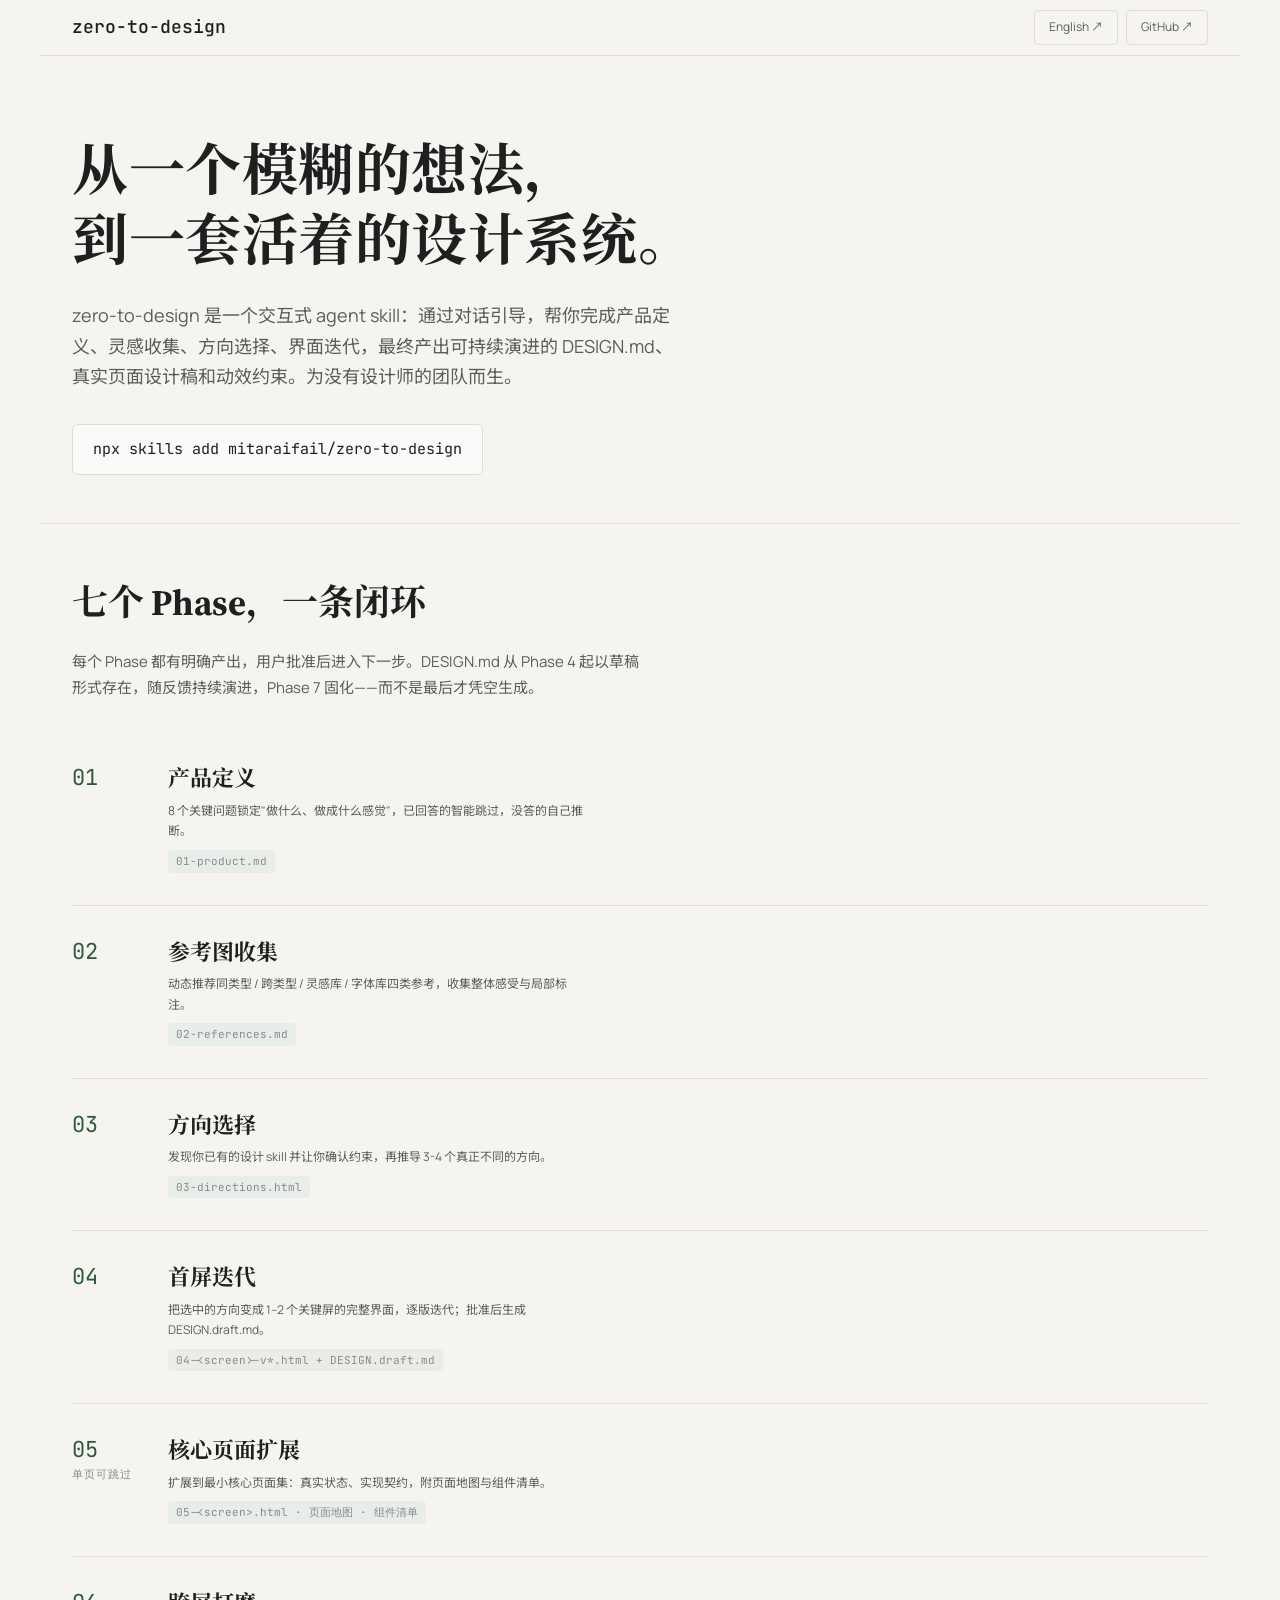
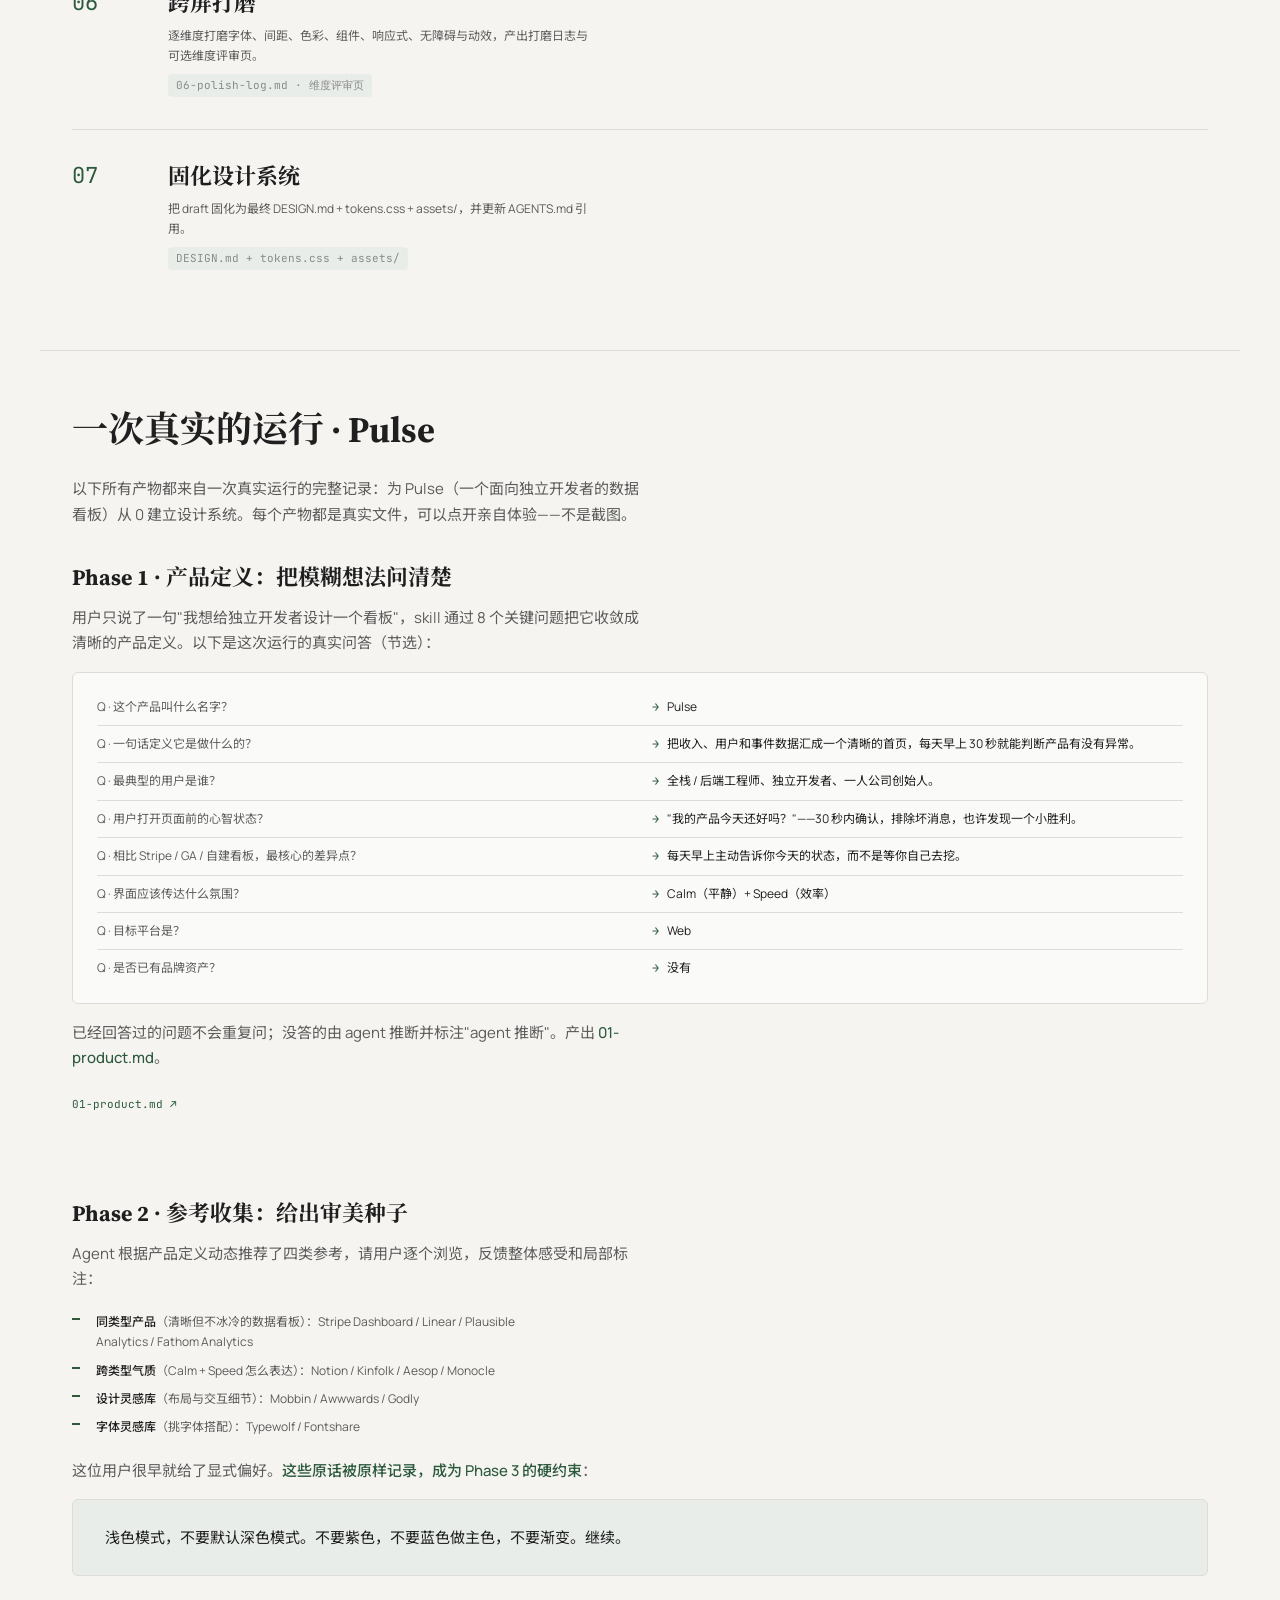
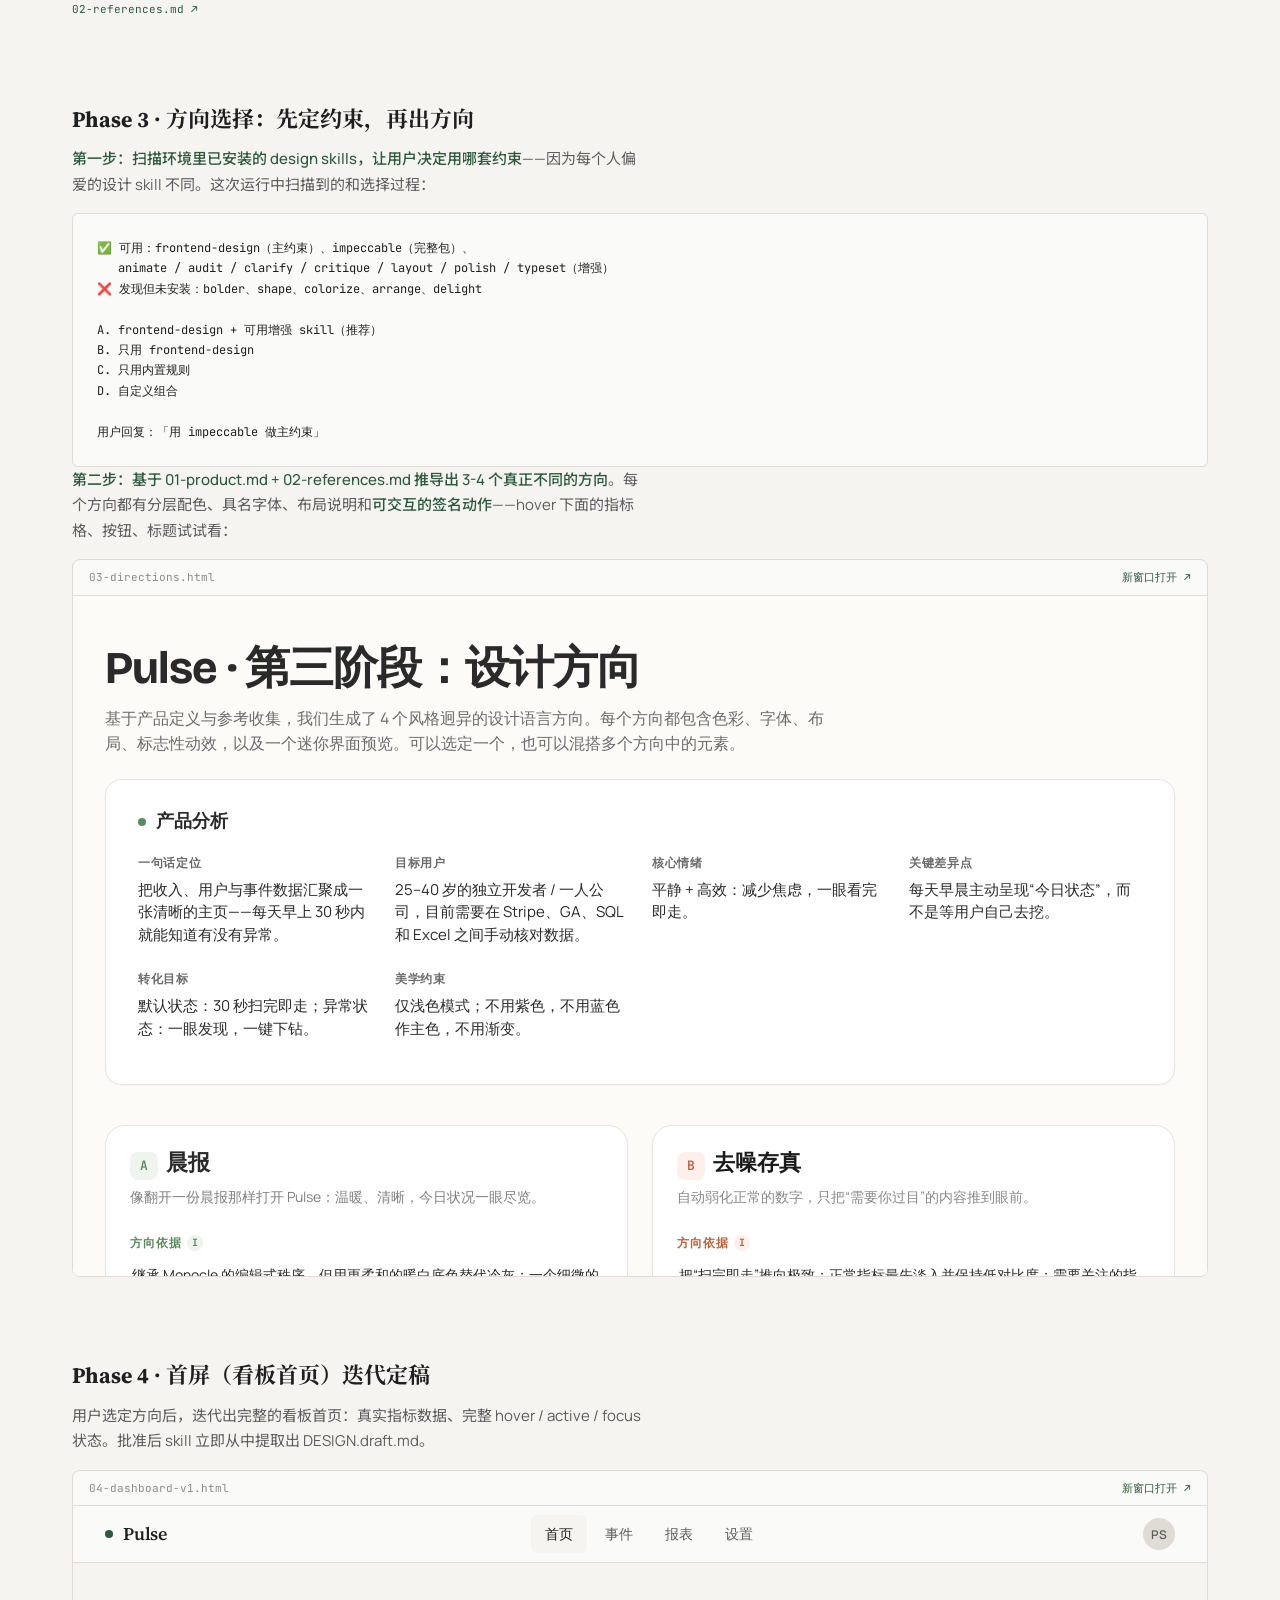
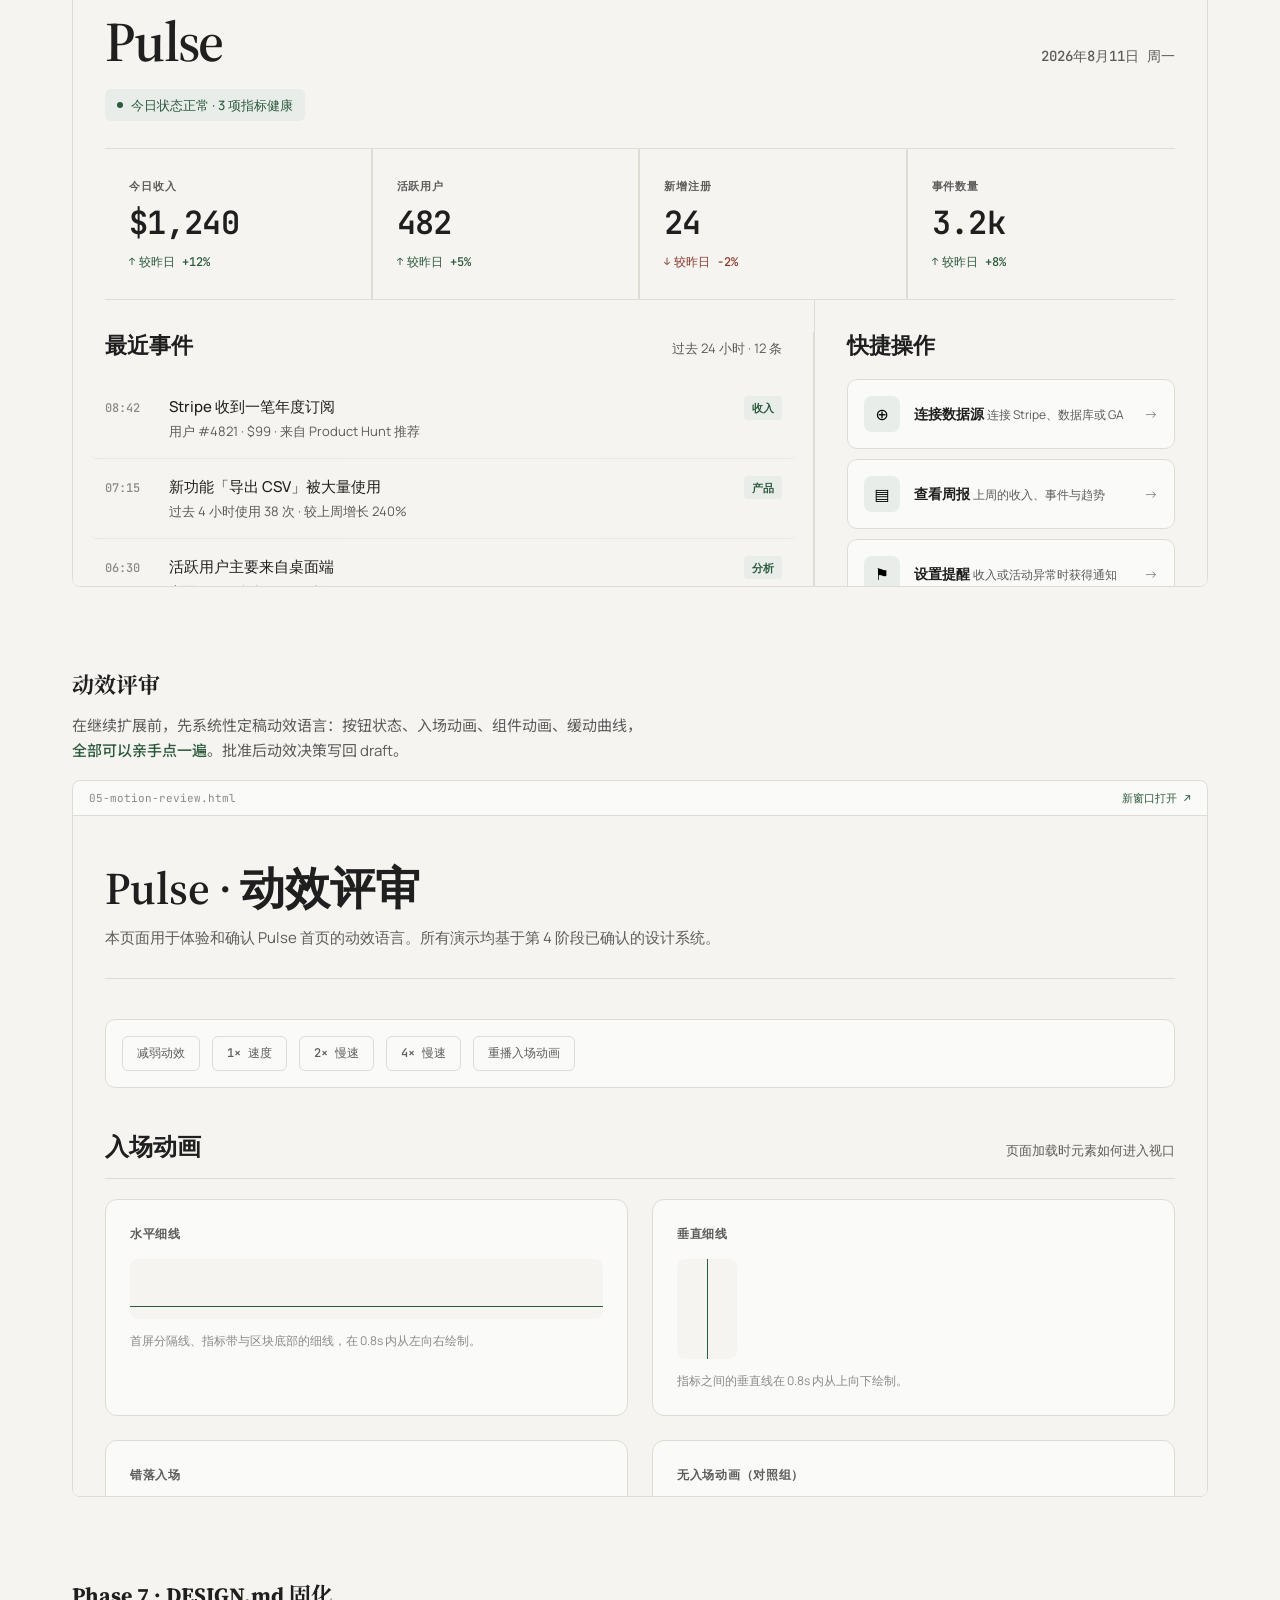
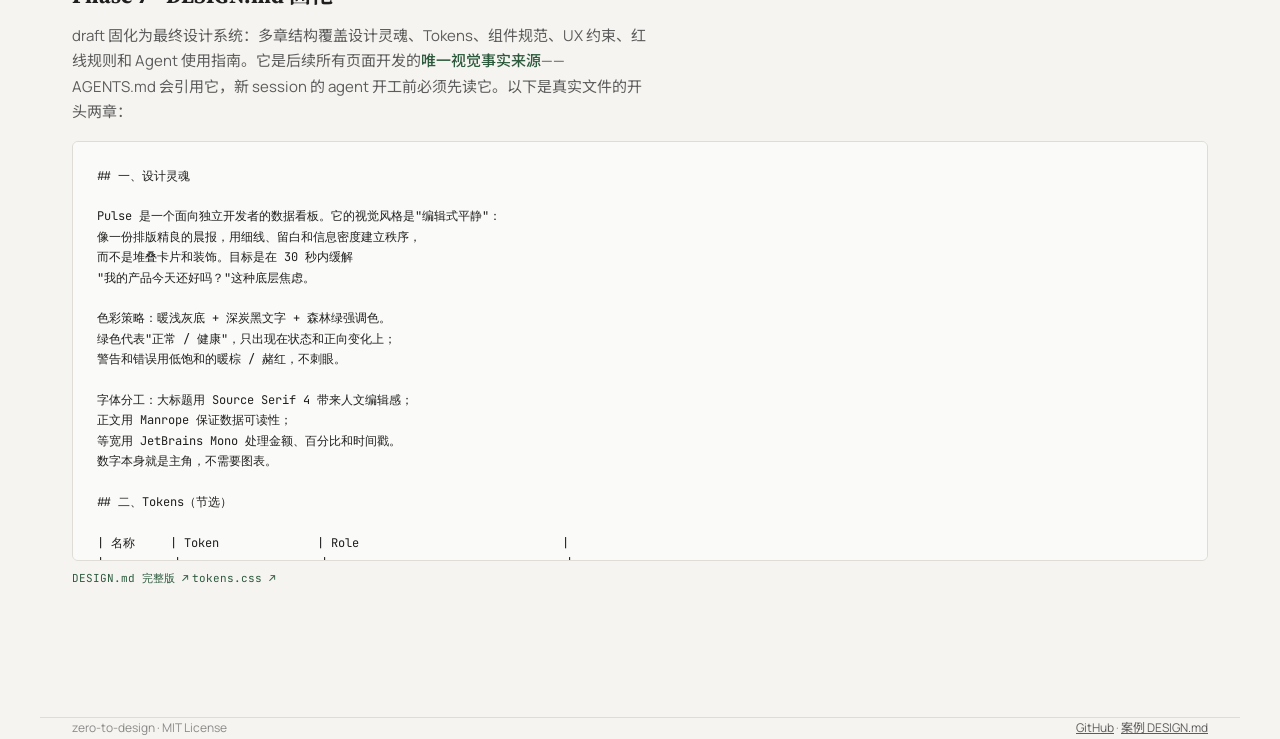
<file: docs/index.html>
<!DOCTYPE html>
<html lang="zh-CN">
<head>
  <meta charset="UTF-8">
  <meta name="viewport" content="width=device-width, initial-scale=1.0">
  <title>zero-to-design · 从 0 到 1 建立你的设计系统</title>
  <meta name="description" content="一个交互式 agent skill：通过对话引导，把模糊的产品想法变成 DESIGN.md、真实页面设计稿和动效约束。">
  <link rel="preconnect" href="https://fonts.googleapis.com">
  <link rel="preconnect" href="https://fonts.gstatic.com" crossorigin>
  <link href="https://fonts.googleapis.com/css2?family=JetBrains+Mono:wght@400;500&family=Manrope:wght@400;500;600&family=Noto+Sans+SC:wght@400;500;700&family=Noto+Serif+SC:wght@500;600;700&family=Source+Serif+4:opsz,wght@8..60,500;8..60,600&display=swap" rel="stylesheet">
  <link rel="stylesheet" href="case/tokens.css">
  <style>
    * { box-sizing: border-box; }
    body {
      margin: 0;
      background: var(--bg-page);
      color: var(--text-primary);
      font-family: var(--font-body);
      font-size: var(--text-base);
      line-height: 1.7;
    }
    .container { max-width: 1200px; margin: 0 auto; padding: 0 var(--container-padding); }

    nav {
      height: var(--nav-height);
      display: flex;
      align-items: center;
      justify-content: space-between;
      border-bottom: 1px solid var(--border-subtle);
    }
    .nav-brand {
      font-family: var(--font-mono);
      font-weight: 500;
      font-size: var(--text-lg);
      color: var(--text-primary);
      text-decoration: none;
    }
    .nav-link {
      font-size: var(--text-sm);
      color: var(--text-secondary);
      text-decoration: none;
      border: 1px solid var(--border-subtle);
      border-radius: var(--radius-sm);
      padding: 6px 14px;
      transition: border-color var(--duration-fast) var(--ease-out), color var(--duration-fast) var(--ease-out);
    }
    .nav-link:hover { border-color: var(--accent); color: var(--accent); }

    @keyframes rise {
      from { opacity: 0; transform: translateY(14px); }
      to { opacity: 1; transform: none; }
    }
    .hero > *, .section > h2, .section > .lead {
      animation: rise var(--duration-slow) var(--ease-out) both;
    }
    .hero > *:nth-child(2) { animation-delay: 120ms; }
    .hero > *:nth-child(3) { animation-delay: 240ms; }
    .section > .lead { animation-delay: 100ms; }
    @media (prefers-reduced-motion: reduce) {
      .hero > *, .section > h2, .section > .lead { animation: none; }
    }

    .hero { padding-block: var(--space-3xl) var(--space-2xl); }
    .hero h1 {
      font-family: var(--font-display);
      font-size: var(--text-display);
      line-height: 1.25;
      margin: 0 0 var(--space-lg);
      letter-spacing: 0.01em;
    }
    .hero p {
      font-size: var(--text-lg);
      color: var(--text-secondary);
      max-width: 56ch;
      margin: 0 0 var(--space-xl);
    }
    .install {
      display: inline-block;
      font-family: var(--font-mono);
      font-size: var(--text-base);
      background: var(--surface-elevated);
      border: 1px solid var(--border-subtle);
      border-radius: var(--radius-md);
      padding: 12px 20px;
      color: var(--text-primary);
    }
    .install em { font-style: normal; color: var(--text-tertiary); }

    .section { padding-block: var(--space-2xl); border-top: 1px solid var(--border-subtle); }
    .section h2 {
      font-family: var(--font-display);
      font-size: var(--text-display-sm);
      margin: 0 0 var(--space-md);
    }
    .section .lead { color: var(--text-secondary); max-width: 64ch; margin: 0 0 var(--space-xl); }

    .phase {
      display: grid;
      grid-template-columns: 64px 1fr;
      gap: var(--space-xl);
      align-items: start;
      padding: var(--space-xl) 0;
      border-bottom: 1px solid var(--border-subtle);
    }
    .phase:last-child { border-bottom: none; }
    .phase > div:last-child {
      display: flex;
      flex-direction: column;
      align-items: flex-start;
      gap: var(--space-sm);
    }
    .phase .num {
      font-family: var(--font-mono);
      font-size: var(--text-xl);
      color: var(--accent);
      letter-spacing: 0.02em;
      line-height: 1.3;
    }
    .phase .num small {
      display: block;
      font-size: var(--text-xs);
      color: var(--text-tertiary);
      letter-spacing: 0.08em;
      margin-top: 2px;
    }
    .phase h3 {
      font-family: var(--font-display);
      font-size: var(--text-xl);
      margin: 0;
      line-height: 1.3;
    }
    .phase p { font-size: var(--text-sm); color: var(--text-secondary); margin: 0; max-width: 60ch; }
    .phase .out {
      display: inline-block;
      font-family: var(--font-mono);
      font-size: var(--text-xs);
      color: var(--text-tertiary);
      background: var(--badge-bg);
      border-radius: var(--radius-sm);
      padding: 2px 8px;
    }
    @media (max-width: 640px) {
      .phase { grid-template-columns: 44px 1fr; gap: var(--space-lg); }
    }

    .artifact { margin-bottom: var(--space-3xl); }
    .artifact h3 {
      font-family: var(--font-display);
      font-size: var(--text-xl);
      margin: 0 0 var(--space-sm);
    }
    .artifact .why {
      color: var(--text-secondary);
      font-size: var(--text-base);
      max-width: 64ch;
      margin: 0 0 var(--space-md);
    }
    .artifact .why strong { color: var(--accent); font-weight: 500; }
    .frame-wrap {
      border: 1px solid var(--border-subtle);
      border-radius: var(--radius-lg);
      overflow: hidden;
      background: var(--surface-elevated);
    }
    .frame-bar {
      display: flex;
      justify-content: space-between;
      align-items: center;
      padding: 8px 16px;
      border-bottom: 1px solid var(--border-subtle);
      font-family: var(--font-mono);
      font-size: var(--text-xs);
      color: var(--text-tertiary);
    }
    .frame-bar a { color: var(--accent); text-decoration: none; }
    .frame-bar a:hover { text-decoration: underline; }
    iframe {
      width: 100%;
      height: 680px;
      border: 0;
      display: block;
      background: #fff;
    }
    pre {
      background: var(--surface-elevated);
      border: 1px solid var(--border-subtle);
      border-radius: var(--radius-md);
      padding: var(--space-lg);
      font-family: var(--font-mono);
      font-size: var(--text-sm);
      line-height: 1.7;
      overflow: auto;
      max-height: 420px;
      white-space: pre-wrap;
      word-break: break-word;
      color: var(--text-primary);
      margin: 0;
    }
    .file-link {
      display: inline-block;
      margin-top: var(--space-sm);
      font-family: var(--font-mono);
      font-size: var(--text-xs);
      color: var(--accent);
      text-decoration: none;
    }
    .file-link:hover { text-decoration: underline; }

    .qa {
      background: var(--surface-elevated);
      border: 1px solid var(--border-subtle);
      border-radius: var(--radius-md);
      padding: var(--space-md) var(--space-lg);
      margin-bottom: var(--space-md);
    }
    .qa-row {
      display: grid;
      grid-template-columns: 1fr 1fr;
      gap: var(--space-lg);
      padding: var(--space-sm) 0;
      border-bottom: 1px solid var(--border-subtle);
      font-size: var(--text-sm);
    }
    .qa-row:last-child { border-bottom: none; }
    .qa-row .q { color: var(--text-secondary); }
    .qa-row .a { color: var(--text-primary); }
    .qa-row .a::before {
      content: "→";
      font-family: var(--font-mono);
      color: var(--accent);
      margin-right: var(--space-sm);
    }
    .ref-list {
      margin: 0 0 var(--space-md);
      padding: 0;
      list-style: none;
      font-size: var(--text-sm);
      color: var(--text-secondary);
      max-width: 64ch;
    }
    .ref-list li {
      padding: var(--space-xs) 0 var(--space-xs) var(--space-lg);
      position: relative;
    }
    .ref-list li::before {
      content: "";
      position: absolute;
      left: 0;
      top: 0.85em;
      width: 8px;
      height: 2px;
      background: var(--accent);
    }
    .ref-list strong { color: var(--text-primary); font-weight: 500; }
    pre + .why { margin-top: var(--space-lg); }
    .user-quote {
      margin: 0 0 var(--space-md);
      padding: var(--space-lg) var(--space-xl);
      background: var(--badge-bg);
      border: 1px solid var(--border-subtle);
      border-radius: var(--radius-md);
      color: var(--text-primary);
      font-size: var(--text-base);
      line-height: 1.8;
    }
    @media (max-width: 640px) {
      .qa-row { grid-template-columns: 1fr; gap: var(--space-xs); }
    }

    footer {
      border-top: 1px solid var(--border-subtle);
      padding-block: var(--space-xl) var(--space-2xl);
      font-size: var(--text-sm);
      color: var(--text-tertiary);
      display: flex;
      justify-content: space-between;
      flex-wrap: wrap;
      gap: var(--space-md);
    }
    footer a { color: var(--text-secondary); }

    @media (max-width: 640px) {
      iframe { height: 420px; }
    }
  </style>
</head>
<body>
  <nav class="container">
    <a class="nav-brand" href="#">zero-to-design</a>
    <div style="display:flex; gap:8px;">
      <a class="nav-link" href="/en/">English ↗</a>
      <a class="nav-link" href="https://github.com/mitaraifail/zero-to-design">GitHub ↗</a>
    </div>
  </nav>

  <header class="hero container">
    <h1>从一个模糊的想法，<br>到一套活着的设计系统。</h1>
    <p>zero-to-design 是一个交互式 agent skill：通过对话引导，帮你完成产品定义、灵感收集、方向选择、界面迭代，最终产出可持续演进的 DESIGN.md、真实页面设计稿和动效约束。为没有设计师的团队而生。</p>
    <code class="install">npx skills add mitaraifail/zero-to-design</code>
  </header>

  <section class="section container">
    <h2>七个 Phase，一条闭环</h2>
    <p class="lead">每个 Phase 都有明确产出，用户批准后进入下一步。DESIGN.md 从 Phase 4 起以草稿形式存在，随反馈持续演进，Phase 7 固化——而不是最后才凭空生成。</p>
    <div class="phases">
      <div class="phase">
        <div class="num">01</div>
        <div>
          <h3>产品定义</h3>
          <p>8 个关键问题锁定"做什么、做成什么感觉"，已回答的智能跳过，没答的自己推断。</p>
          <span class="out">01-product.md</span>
        </div>
      </div>
      <div class="phase">
        <div class="num">02</div>
        <div>
          <h3>参考图收集</h3>
          <p>动态推荐同类型 / 跨类型 / 灵感库 / 字体库四类参考，收集整体感受与局部标注。</p>
          <span class="out">02-references.md</span>
        </div>
      </div>
      <div class="phase">
        <div class="num">03</div>
        <div>
          <h3>方向选择</h3>
          <p>发现你已有的设计 skill 并让你确认约束，再推导 3-4 个真正不同的方向。</p>
          <span class="out">03-directions.html</span>
        </div>
      </div>
      <div class="phase">
        <div class="num">04</div>
        <div>
          <h3>首屏迭代</h3>
          <p>把选中的方向变成 1–2 个关键屏的完整界面，逐版迭代；批准后生成 DESIGN.draft.md。</p>
          <span class="out">04-&lt;screen&gt;-v*.html + DESIGN.draft.md</span>
        </div>
      </div>
      <div class="phase">
        <div class="num">05<small>单页可跳过</small></div>
        <div>
          <h3>核心页面扩展</h3>
          <p>扩展到最小核心页面集：真实状态、实现契约，附页面地图与组件清单。</p>
          <span class="out">05-&lt;screen&gt;.html · 页面地图 · 组件清单</span>
        </div>
      </div>
      <div class="phase">
        <div class="num">06</div>
        <div>
          <h3>跨屏打磨</h3>
          <p>逐维度打磨字体、间距、色彩、组件、响应式、无障碍与动效，产出打磨日志与可选维度评审页。</p>
          <span class="out">06-polish-log.md · 维度评审页</span>
        </div>
      </div>
      <div class="phase">
        <div class="num">07</div>
        <div>
          <h3>固化设计系统</h3>
          <p>把 draft 固化为最终 DESIGN.md + tokens.css + assets/，并更新 AGENTS.md 引用。</p>
          <span class="out">DESIGN.md + tokens.css + assets/</span>
        </div>
      </div>
    </div>
  </section>

  <section class="section container">
    <h2>一次真实的运行 · Pulse</h2>
    <p class="lead">以下所有产物都来自一次真实运行的完整记录：为 Pulse（一个面向独立开发者的数据看板）从 0 建立设计系统。每个产物都是真实文件，可以点开亲自体验——不是截图。</p>

    <div class="artifact">
      <h3>Phase 1 · 产品定义：把模糊想法问清楚</h3>
      <p class="why">用户只说了一句"我想给独立开发者设计一个看板"，skill 通过 8 个关键问题把它收敛成清晰的产品定义。以下是这次运行的真实问答（节选）：</p>
      <div class="qa">
        <div class="qa-row"><span class="q">Q · 这个产品叫什么名字？</span><span class="a">Pulse</span></div>
        <div class="qa-row"><span class="q">Q · 一句话定义它是做什么的？</span><span class="a">把收入、用户和事件数据汇成一个清晰的首页，每天早上 30 秒就能判断产品有没有异常。</span></div>
        <div class="qa-row"><span class="q">Q · 最典型的用户是谁？</span><span class="a">全栈 / 后端工程师、独立开发者、一人公司创始人。</span></div>
        <div class="qa-row"><span class="q">Q · 用户打开页面前的心智状态？</span><span class="a">"我的产品今天还好吗？"——30 秒内确认，排除坏消息，也许发现一个小胜利。</span></div>
        <div class="qa-row"><span class="q">Q · 相比 Stripe / GA / 自建看板，最核心的差异点？</span><span class="a">每天早上主动告诉你今天的状态，而不是等你自己去挖。</span></div>
        <div class="qa-row"><span class="q">Q · 界面应该传达什么氛围？</span><span class="a">Calm（平静）+ Speed（效率）</span></div>
        <div class="qa-row"><span class="q">Q · 目标平台是？</span><span class="a">Web</span></div>
        <div class="qa-row"><span class="q">Q · 是否已有品牌资产？</span><span class="a">没有</span></div>
      </div>
      <p class="why">已经回答过的问题不会重复问；没答的由 agent 推断并标注"agent 推断"。产出 <strong>01-product.md</strong>。</p>
      <a class="file-link" href="case/01-product.md">01-product.md ↗</a>
    </div>

    <div class="artifact">
      <h3>Phase 2 · 参考收集：给出审美种子</h3>
      <p class="why">Agent 根据产品定义动态推荐了四类参考，请用户逐个浏览，反馈整体感受和局部标注：</p>
      <ul class="ref-list">
        <li><strong>同类型产品</strong>（清晰但不冰冷的数据看板）：Stripe Dashboard / Linear / Plausible Analytics / Fathom Analytics</li>
        <li><strong>跨类型气质</strong>（Calm + Speed 怎么表达）：Notion / Kinfolk / Aesop / Monocle</li>
        <li><strong>设计灵感库</strong>（布局与交互细节）：Mobbin / Awwwards / Godly</li>
        <li><strong>字体灵感库</strong>（挑字体搭配）：Typewolf / Fontshare</li>
      </ul>
      <p class="why">这位用户很早就给了显式偏好。<strong>这些原话被原样记录，成为 Phase 3 的硬约束</strong>：</p>
      <blockquote class="user-quote">浅色模式，不要默认深色模式。不要紫色，不要蓝色做主色，不要渐变。继续。</blockquote>
      <a class="file-link" href="case/02-references.md">02-references.md ↗</a>
    </div>

    <div class="artifact">
      <h3>Phase 3 · 方向选择：先定约束，再出方向</h3>
      <p class="why"><strong>第一步：扫描环境里已安装的 design skills，让用户决定用哪套约束</strong>——因为每个人偏爱的设计 skill 不同。这次运行中扫描到的和选择过程：</p>
      <pre>✅ 可用：frontend-design（主约束）、impeccable（完整包）、
   animate / audit / clarify / critique / layout / polish / typeset（增强）
❌ 发现但未安装：bolder、shape、colorize、arrange、delight

A. frontend-design + 可用增强 skill（推荐）
B. 只用 frontend-design
C. 只用内置规则
D. 自定义组合

用户回复：「用 impeccable 做主约束」</pre>
      <p class="why"><strong>第二步：基于 01-product.md + 02-references.md 推导出 3-4 个真正不同的方向</strong>。每个方向都有分层配色、具名字体、布局说明和<strong>可交互的签名动作</strong>——hover 下面的指标格、按钮、标题试试看：</p>
      <div class="frame-wrap">
        <div class="frame-bar">
          <span>03-directions.html</span>
          <a href="case/03-directions.html" target="_blank">新窗口打开 ↗</a>
        </div>
        <iframe src="case/03-directions.html" title="设计方向选择" loading="lazy"></iframe>
      </div>
    </div>

    <div class="artifact">
      <h3>Phase 4 · 首屏（看板首页）迭代定稿</h3>
      <p class="why">用户选定方向后，迭代出完整的看板首页：真实指标数据、完整 hover / active / focus 状态。批准后 skill 立即从中提取出 DESIGN.draft.md。</p>
      <div class="frame-wrap">
        <div class="frame-bar">
          <span>04-dashboard-v1.html</span>
          <a href="case/04-dashboard-v1.html" target="_blank">新窗口打开 ↗</a>
        </div>
        <iframe src="case/04-dashboard-v1.html" title="看板首页设计稿" loading="lazy"></iframe>
      </div>
    </div>

    <div class="artifact">
      <h3>动效评审</h3>
      <p class="why">在继续扩展前，先系统性定稿动效语言：按钮状态、入场动画、组件动画、缓动曲线，<strong>全部可以亲手点一遍</strong>。批准后动效决策写回 draft。</p>
      <div class="frame-wrap">
        <div class="frame-bar">
          <span>05-motion-review.html</span>
          <a href="case/05-motion-review.html" target="_blank">新窗口打开 ↗</a>
        </div>
        <iframe src="case/05-motion-review.html" title="动效评审" loading="lazy"></iframe>
      </div>
    </div>

    <div class="artifact">
      <h3>Phase 7 · DESIGN.md 固化</h3>
      <p class="why">draft 固化为最终设计系统：多章结构覆盖设计灵魂、Tokens、组件规范、UX 约束、红线规则和 Agent 使用指南。它是后续所有页面开发的<strong>唯一视觉事实来源</strong>——AGENTS.md 会引用它，新 session 的 agent 开工前必须先读它。以下是真实文件的开头两章：</p>
      <pre>## 一、设计灵魂

Pulse 是一个面向独立开发者的数据看板。它的视觉风格是"编辑式平静"：
像一份排版精良的晨报，用细线、留白和信息密度建立秩序，
而不是堆叠卡片和装饰。目标是在 30 秒内缓解
"我的产品今天还好吗？"这种底层焦虑。

色彩策略：暖浅灰底 + 深炭黑文字 + 森林绿强调色。
绿色代表"正常 / 健康"，只出现在状态和正向变化上；
警告和错误用低饱和的暖棕 / 赭红，不刺眼。

字体分工：大标题用 Source Serif 4 带来人文编辑感；
正文用 Manrope 保证数据可读性；
等宽用 JetBrains Mono 处理金额、百分比和时间戳。
数字本身就是主角，不需要图表。

## 二、Tokens（节选）

| 名称     | Token              | Role                             |
|----------|--------------------|----------------------------------|
| 页面背景 | --bg-page          | 页面底色，营造暖纸感              |
| 主文字   | --text-primary     | 标题、大数字、正文强调            |
| 强调色   | --accent           | 品牌标识、正向状态、主操作        |
| 卡片表面 | --surface-card     | 卡片、导航、操作项背景            |
| 浅边框   | --border-subtle    | 细线、卡片边框、分隔线            |

Role 使用规则：--accent 只做点缀，禁止用于大面积填充……</pre>
      <a class="file-link" href="case/DESIGN.md">DESIGN.md 完整版 ↗</a>
      <a class="file-link" href="case/tokens.css">tokens.css ↗</a>
    </div>
  </section>

  <footer class="container">
    <span>zero-to-design · MIT License</span>
    <span><a href="https://github.com/mitaraifail/zero-to-design">GitHub</a> · <a href="case/DESIGN.md">案例 DESIGN.md</a></span>
  </footer>
</body>
</html>
</file>
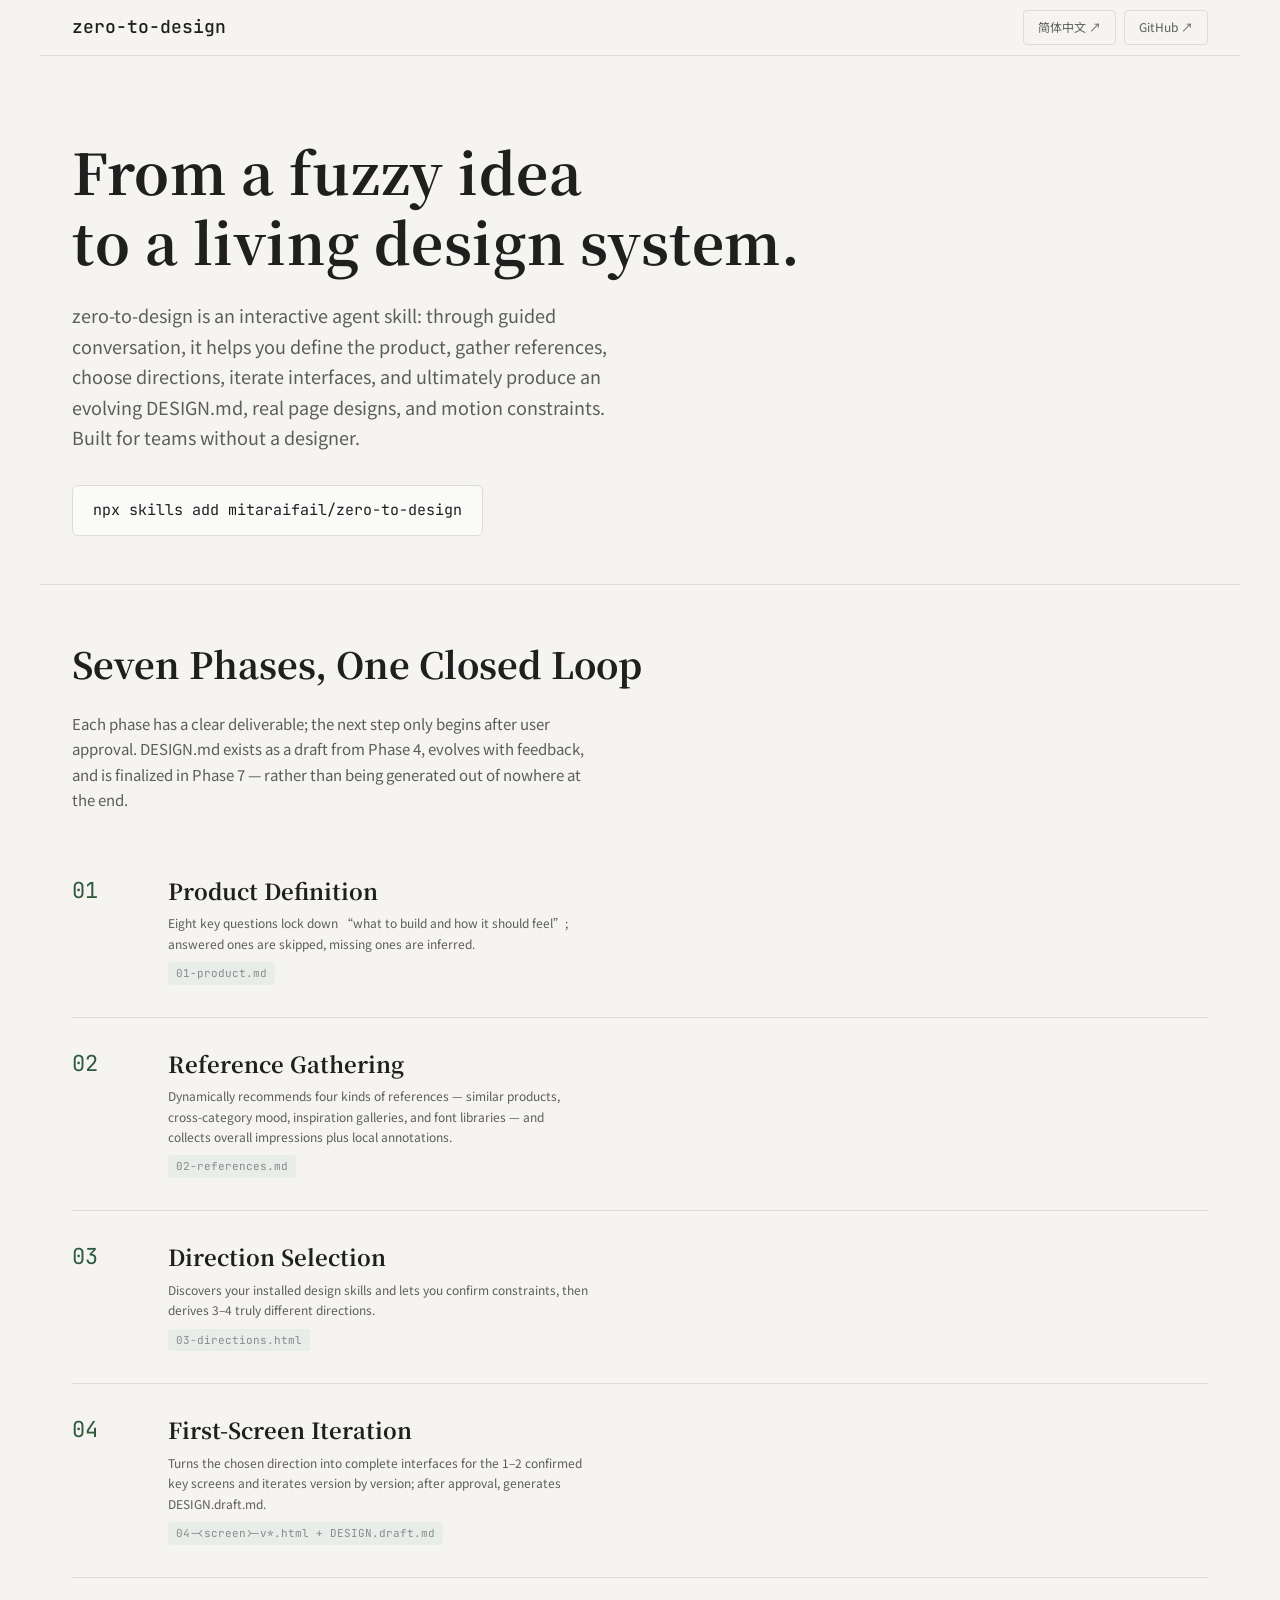
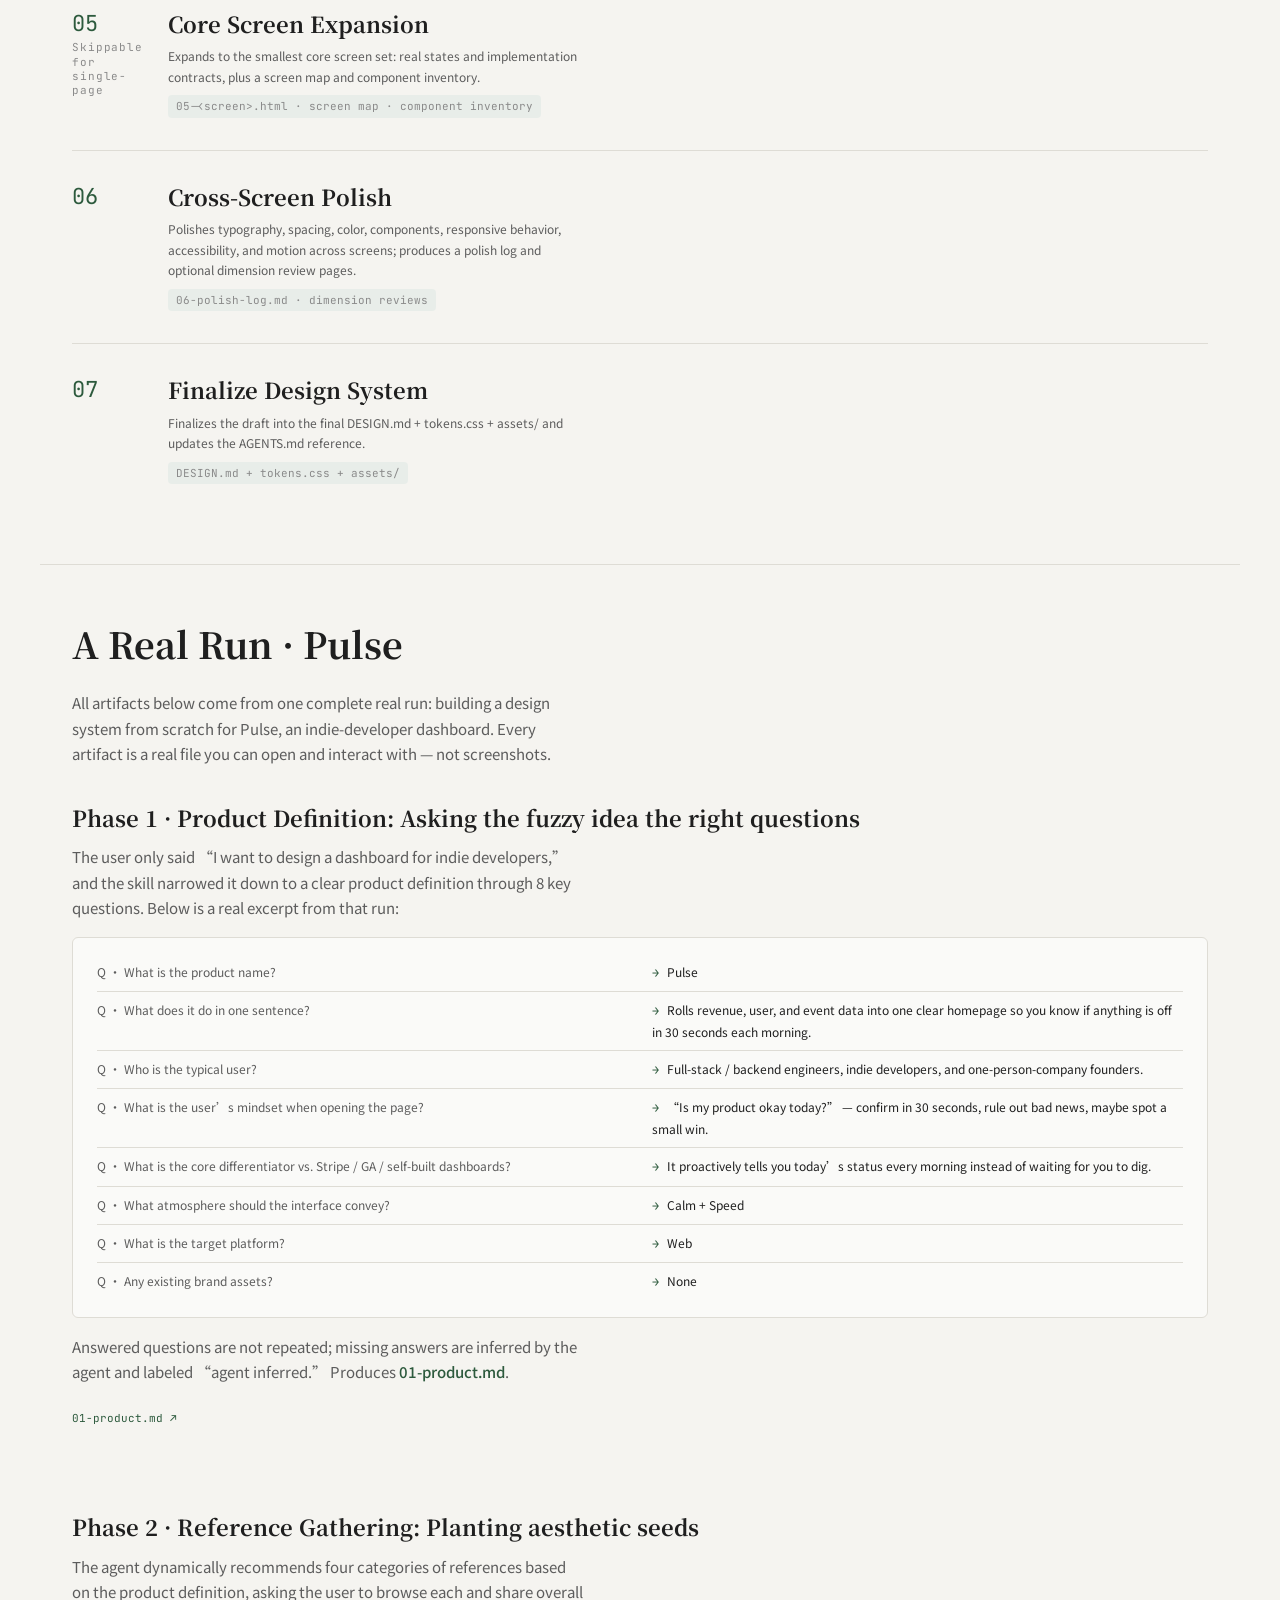
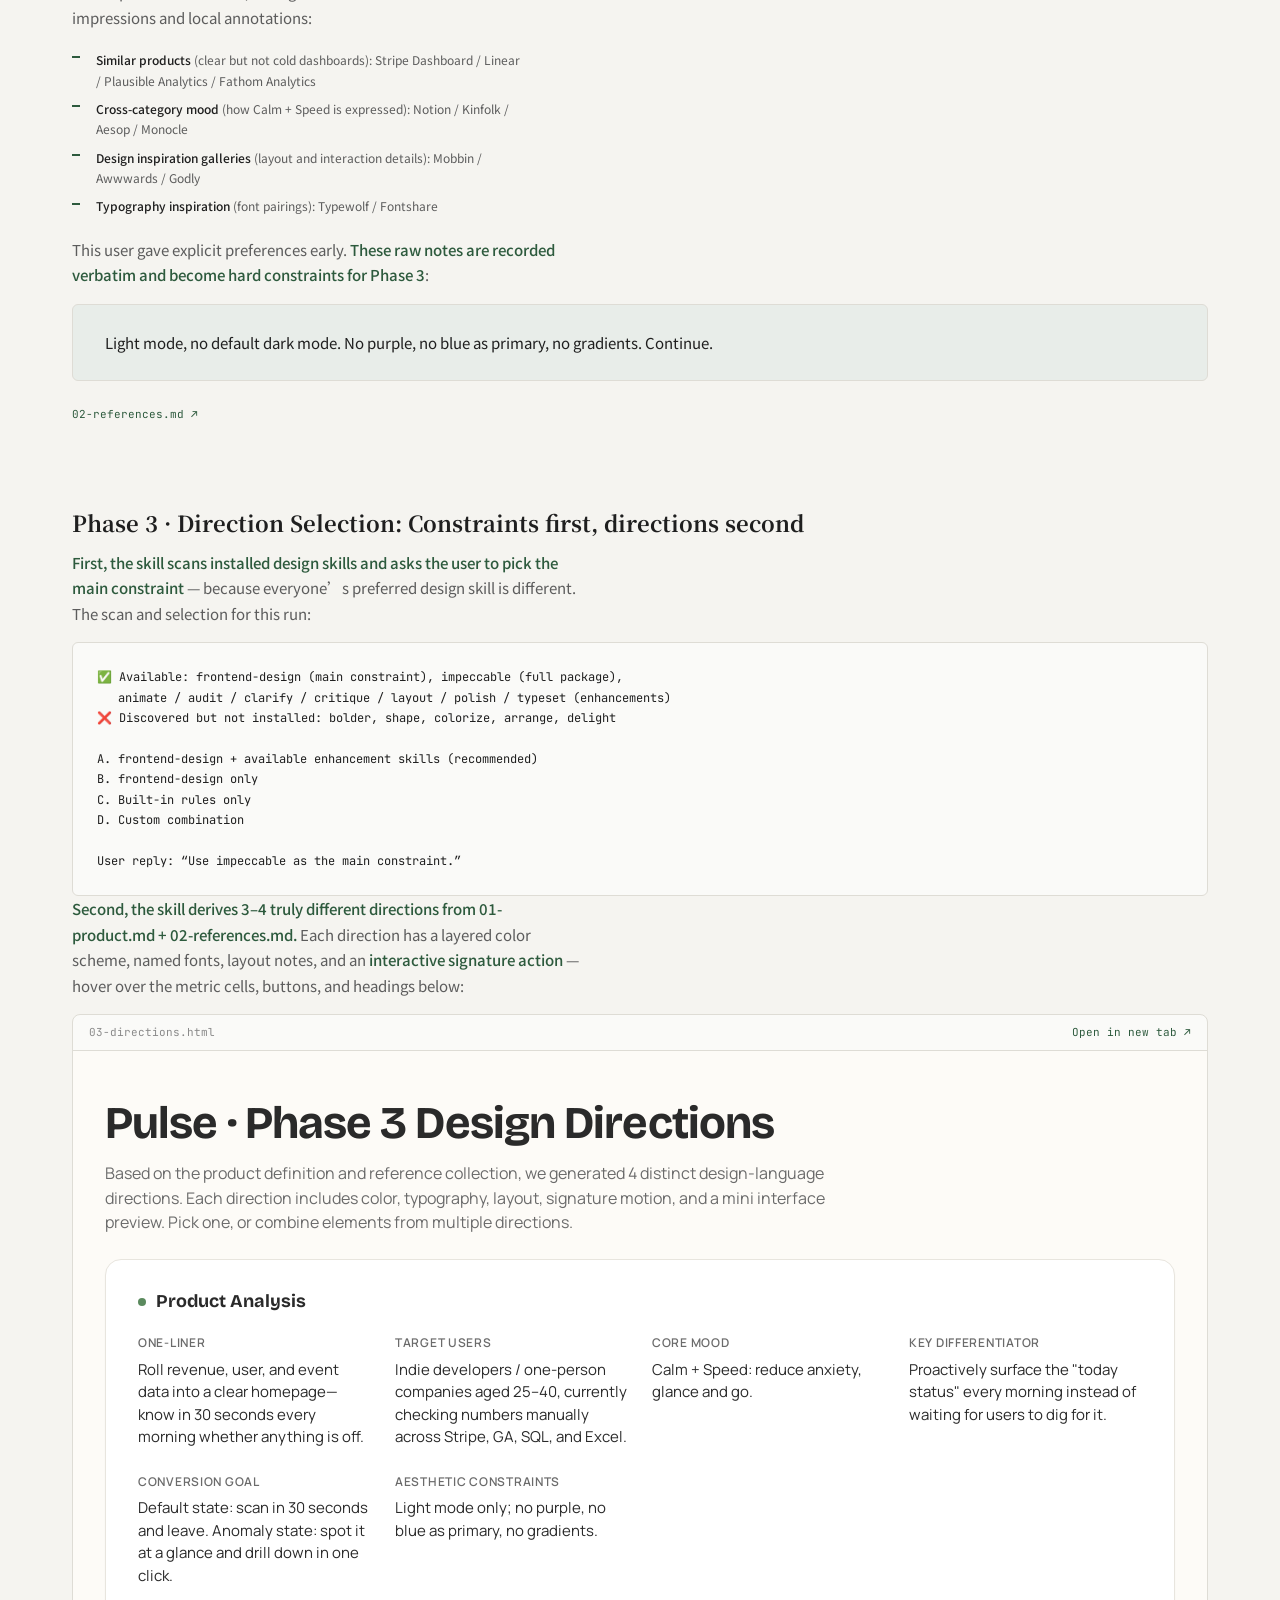
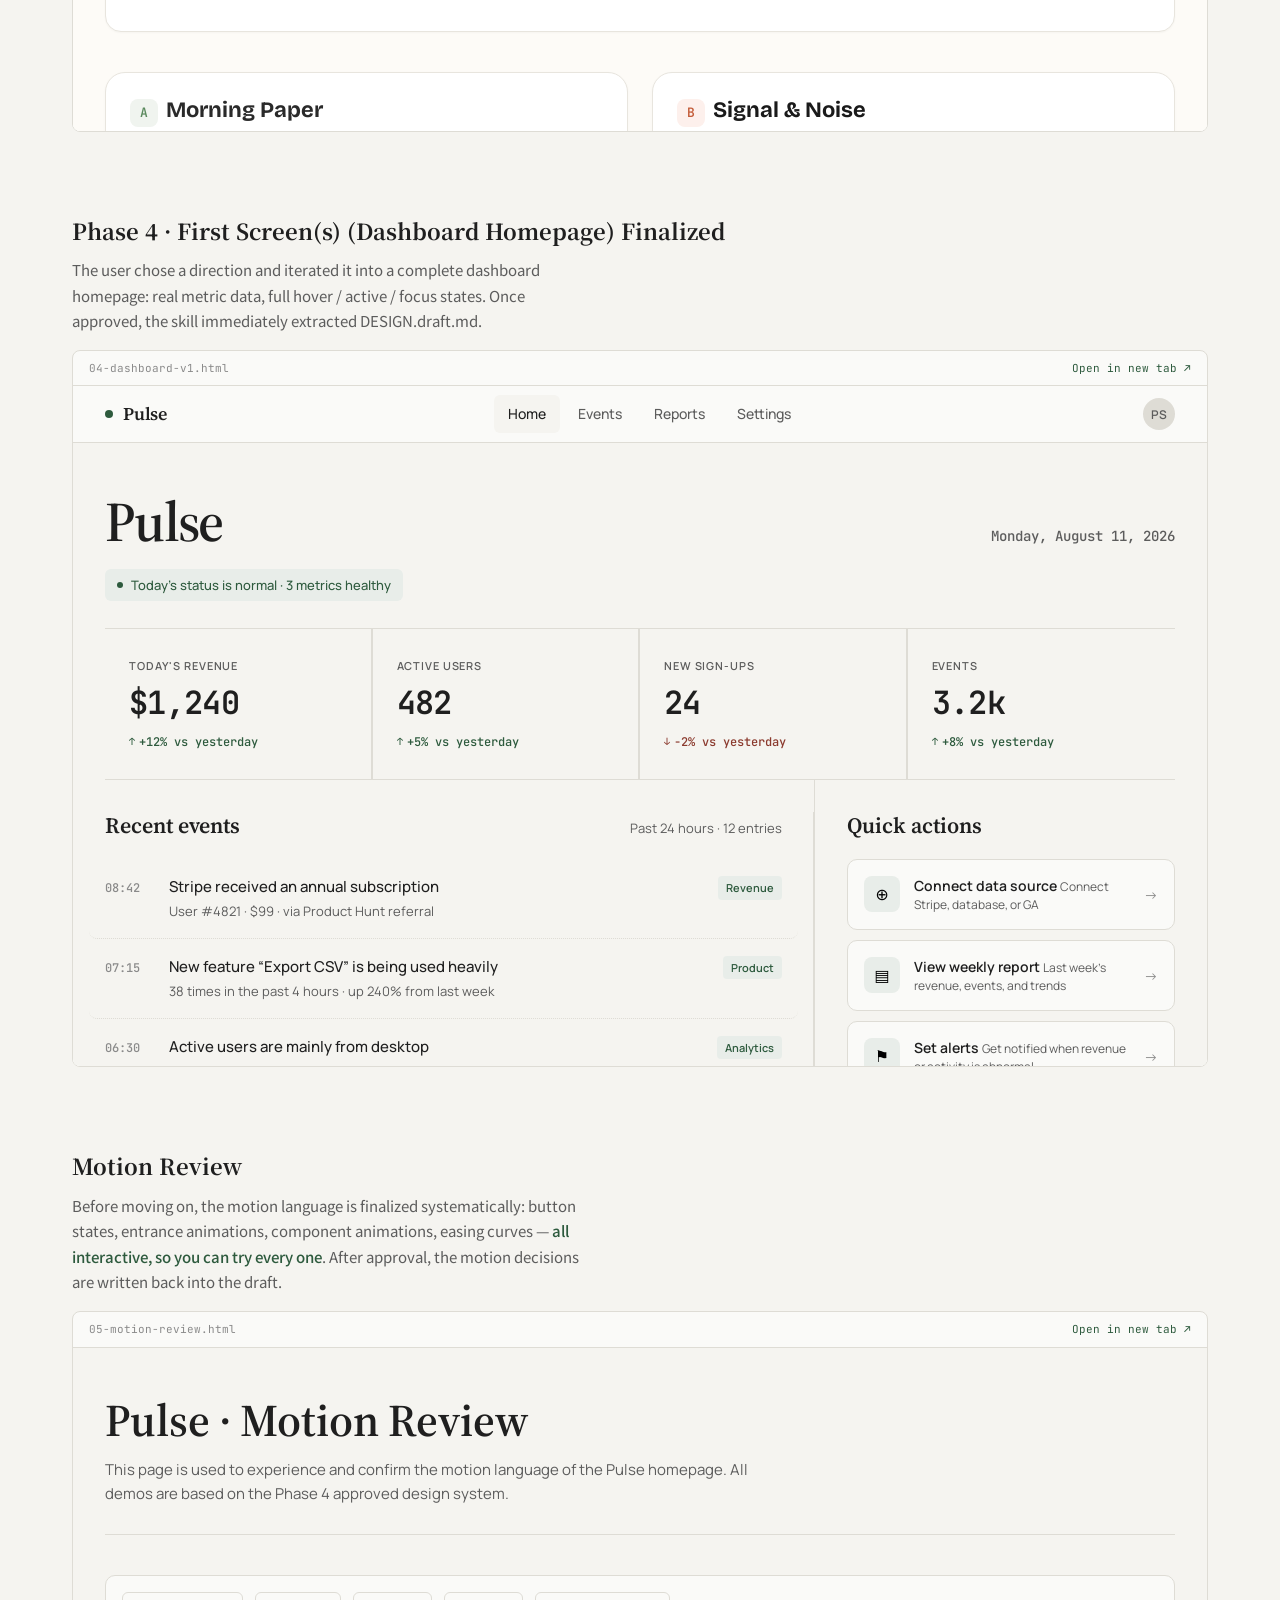
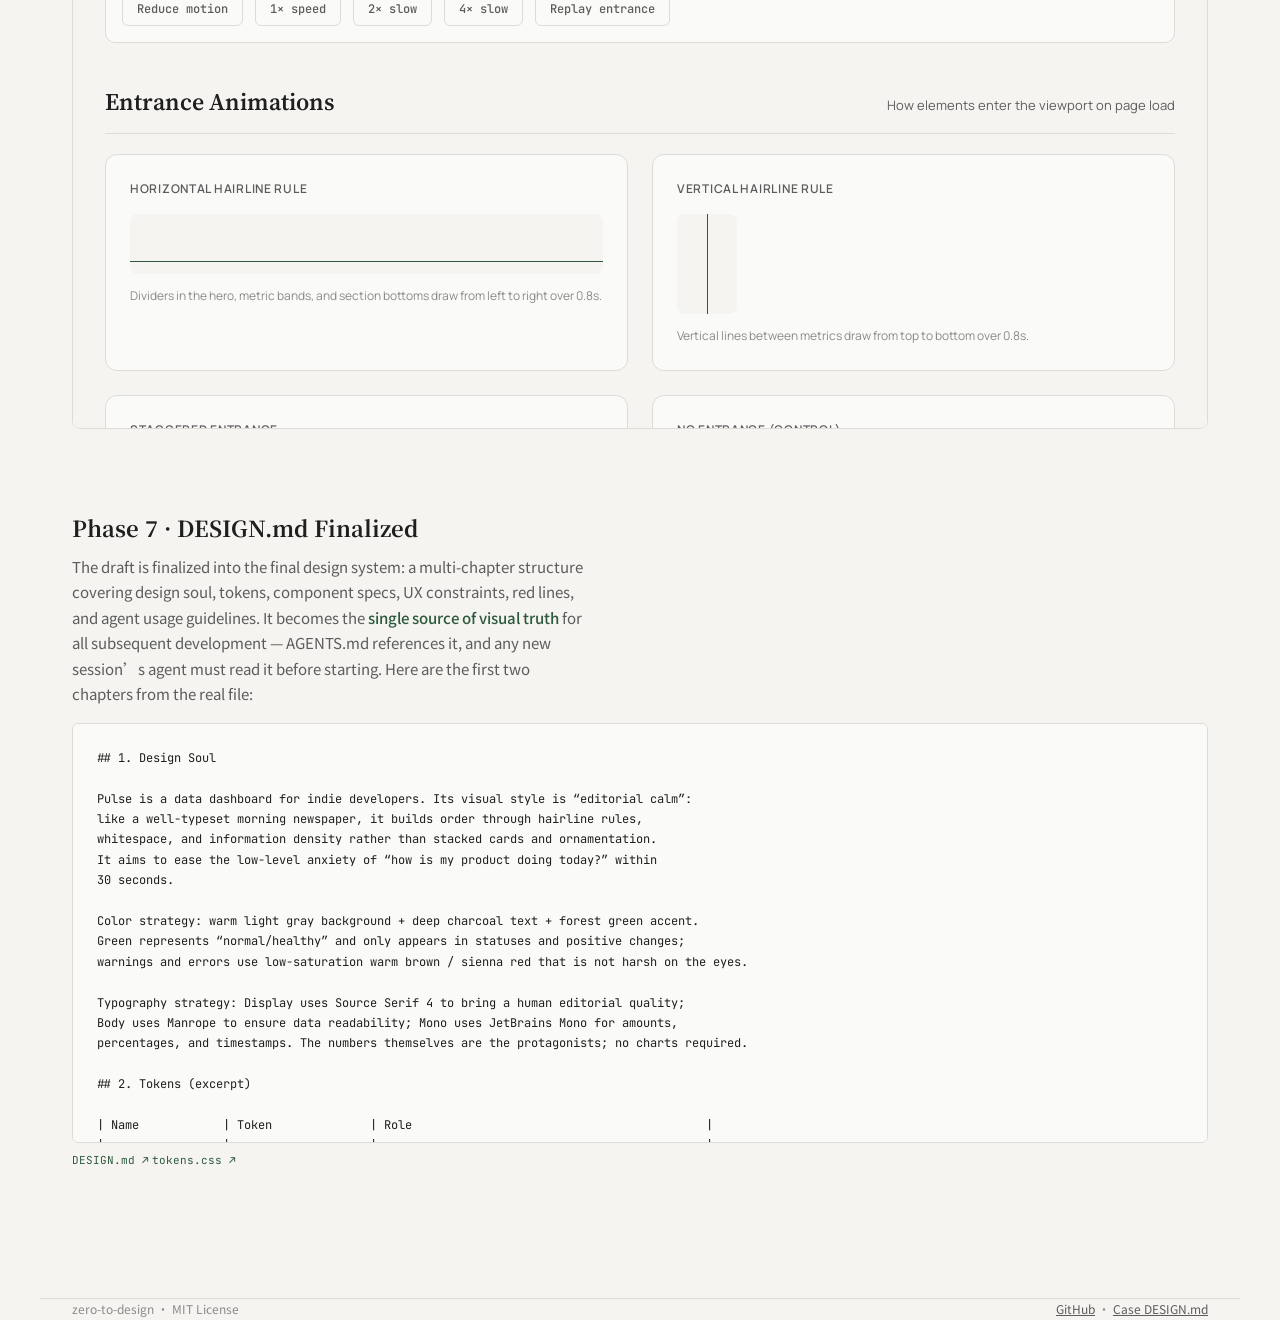
<file: docs/en/index.html>
<!DOCTYPE html>
<html lang="en">
<head>
  <meta charset="UTF-8">
  <meta name="viewport" content="width=device-width, initial-scale=1.0">
  <title>zero-to-design · From 0 to 1, Build Your Design System</title>
  <meta name="description" content="An interactive agent skill that turns fuzzy product ideas into a living design system through guided conversation.">
  <link rel="preconnect" href="https://fonts.googleapis.com">
  <link rel="preconnect" href="https://fonts.gstatic.com" crossorigin>
  <link href="https://fonts.googleapis.com/css2?family=JetBrains+Mono:wght@400;500&family=Noto+Sans+SC:wght@400;500;700&family=Noto+Serif+SC:wght@500;700&display=swap" rel="stylesheet">
  <link rel="stylesheet" href="../case/tokens.css">
  <style>
    * { box-sizing: border-box; }
    body {
      margin: 0;
      background: var(--bg-page);
      color: var(--text-primary);
      font-family: var(--font-body);
      font-size: var(--text-base);
      line-height: 1.7;
    }
    .container { max-width: 1200px; margin: 0 auto; padding: 0 var(--container-padding); }

    nav {
      height: var(--nav-height);
      display: flex;
      align-items: center;
      justify-content: space-between;
      border-bottom: 1px solid var(--border-subtle);
    }
    .nav-brand {
      font-family: var(--font-mono);
      font-weight: 500;
      font-size: var(--text-lg);
      color: var(--text-primary);
      text-decoration: none;
    }
    .nav-link {
      font-size: var(--text-sm);
      color: var(--text-secondary);
      text-decoration: none;
      border: 1px solid var(--border-subtle);
      border-radius: var(--radius-sm);
      padding: 6px 14px;
      transition: border-color var(--duration-fast) var(--ease-out), color var(--duration-fast) var(--ease-out);
    }
    .nav-link:hover { border-color: var(--accent); color: var(--accent); }

    @keyframes rise {
      from { opacity: 0; transform: translateY(14px); }
      to { opacity: 1; transform: none; }
    }
    .hero > *, .section > h2, .section > .lead {
      animation: rise var(--duration-slow) var(--ease-out) both;
    }
    .hero > *:nth-child(2) { animation-delay: 120ms; }
    .hero > *:nth-child(3) { animation-delay: 240ms; }
    .section > .lead { animation-delay: 100ms; }
    @media (prefers-reduced-motion: reduce) {
      .hero > *, .section > h2, .section > .lead { animation: none; }
    }

    .hero { padding-block: var(--space-3xl) var(--space-2xl); }
    .hero h1 {
      font-family: var(--font-display);
      font-size: var(--text-display);
      line-height: 1.25;
      margin: 0 0 var(--space-lg);
      letter-spacing: 0.01em;
    }
    .hero p {
      font-size: var(--text-lg);
      color: var(--text-secondary);
      max-width: 56ch;
      margin: 0 0 var(--space-xl);
    }
    .install {
      display: inline-block;
      font-family: var(--font-mono);
      font-size: var(--text-base);
      background: var(--surface-elevated);
      border: 1px solid var(--border-subtle);
      border-radius: var(--radius-md);
      padding: 12px 20px;
      color: var(--text-primary);
    }
    .install em { font-style: normal; color: var(--text-tertiary); }

    .section { padding-block: var(--space-2xl); border-top: 1px solid var(--border-subtle); }
    .section h2 {
      font-family: var(--font-display);
      font-size: var(--text-display-sm);
      margin: 0 0 var(--space-md);
    }
    .section .lead { color: var(--text-secondary); max-width: 64ch; margin: 0 0 var(--space-xl); }

    .phase {
      display: grid;
      grid-template-columns: 64px 1fr;
      gap: var(--space-xl);
      align-items: start;
      padding: var(--space-xl) 0;
      border-bottom: 1px solid var(--border-subtle);
    }
    .phase:last-child { border-bottom: none; }
    .phase > div:last-child {
      display: flex;
      flex-direction: column;
      align-items: flex-start;
      gap: var(--space-sm);
    }
    .phase .num {
      font-family: var(--font-mono);
      font-size: var(--text-xl);
      color: var(--accent);
      letter-spacing: 0.02em;
      line-height: 1.3;
    }
    .phase .num small {
      display: block;
      font-size: var(--text-xs);
      color: var(--text-tertiary);
      letter-spacing: 0.08em;
      margin-top: 2px;
    }
    .phase h3 {
      font-family: var(--font-display);
      font-size: var(--text-xl);
      margin: 0;
      line-height: 1.3;
    }
    .phase p { font-size: var(--text-sm); color: var(--text-secondary); margin: 0; max-width: 60ch; }
    .phase .out {
      display: inline-block;
      font-family: var(--font-mono);
      font-size: var(--text-xs);
      color: var(--text-tertiary);
      background: var(--badge-bg);
      border-radius: var(--radius-sm);
      padding: 2px 8px;
    }
    @media (max-width: 640px) {
      .phase { grid-template-columns: 44px 1fr; gap: var(--space-lg); }
    }

    .artifact { margin-bottom: var(--space-3xl); }
    .artifact h3 {
      font-family: var(--font-display);
      font-size: var(--text-xl);
      margin: 0 0 var(--space-sm);
    }
    .artifact .why {
      color: var(--text-secondary);
      font-size: var(--text-base);
      max-width: 64ch;
      margin: 0 0 var(--space-md);
    }
    .artifact .why strong { color: var(--accent); font-weight: 500; }
    .frame-wrap {
      border: 1px solid var(--border-subtle);
      border-radius: var(--radius-lg);
      overflow: hidden;
      background: var(--surface-elevated);
    }
    .frame-bar {
      display: flex;
      justify-content: space-between;
      align-items: center;
      padding: 8px 16px;
      border-bottom: 1px solid var(--border-subtle);
      font-family: var(--font-mono);
      font-size: var(--text-xs);
      color: var(--text-tertiary);
    }
    .frame-bar a { color: var(--accent); text-decoration: none; }
    .frame-bar a:hover { text-decoration: underline; }
    iframe {
      width: 100%;
      height: 680px;
      border: 0;
      display: block;
      background: #fff;
    }
    pre {
      background: var(--surface-elevated);
      border: 1px solid var(--border-subtle);
      border-radius: var(--radius-md);
      padding: var(--space-lg);
      font-family: var(--font-mono);
      font-size: var(--text-sm);
      line-height: 1.7;
      overflow: auto;
      max-height: 420px;
      white-space: pre-wrap;
      word-break: break-word;
      color: var(--text-primary);
      margin: 0;
    }
    .file-link {
      display: inline-block;
      margin-top: var(--space-sm);
      font-family: var(--font-mono);
      font-size: var(--text-xs);
      color: var(--accent);
      text-decoration: none;
    }
    .file-link:hover { text-decoration: underline; }

    .qa {
      background: var(--surface-elevated);
      border: 1px solid var(--border-subtle);
      border-radius: var(--radius-md);
      padding: var(--space-md) var(--space-lg);
      margin-bottom: var(--space-md);
    }
    .qa-row {
      display: grid;
      grid-template-columns: 1fr 1fr;
      gap: var(--space-lg);
      padding: var(--space-sm) 0;
      border-bottom: 1px solid var(--border-subtle);
      font-size: var(--text-sm);
    }
    .qa-row:last-child { border-bottom: none; }
    .qa-row .q { color: var(--text-secondary); }
    .qa-row .a { color: var(--text-primary); }
    .qa-row .a::before {
      content: "→";
      font-family: var(--font-mono);
      color: var(--accent);
      margin-right: var(--space-sm);
    }
    .ref-list {
      margin: 0 0 var(--space-md);
      padding: 0;
      list-style: none;
      font-size: var(--text-sm);
      color: var(--text-secondary);
      max-width: 64ch;
    }
    .ref-list li {
      padding: var(--space-xs) 0 var(--space-xs) var(--space-lg);
      position: relative;
    }
    .ref-list li::before {
      content: "";
      position: absolute;
      left: 0;
      top: 0.85em;
      width: 8px;
      height: 2px;
      background: var(--accent);
    }
    .ref-list strong { color: var(--text-primary); font-weight: 500; }
    pre + .why { margin-top: var(--space-lg); }
    .user-quote {
      margin: 0 0 var(--space-md);
      padding: var(--space-lg) var(--space-xl);
      background: var(--badge-bg);
      border: 1px solid var(--border-subtle);
      border-radius: var(--radius-md);
      color: var(--text-primary);
      font-size: var(--text-base);
      line-height: 1.8;
    }
    @media (max-width: 640px) {
      .qa-row { grid-template-columns: 1fr; gap: var(--space-xs); }
    }

    footer {
      border-top: 1px solid var(--border-subtle);
      padding-block: var(--space-xl) var(--space-2xl);
      font-size: var(--text-sm);
      color: var(--text-tertiary);
      display: flex;
      justify-content: space-between;
      flex-wrap: wrap;
      gap: var(--space-md);
    }
    footer a { color: var(--text-secondary); }

    @media (max-width: 640px) {
      iframe { height: 420px; }
    }
  </style>
</head>
<body>
  <nav class="container">
    <a class="nav-brand" href="#">zero-to-design</a>
    <div style="display:flex; gap:8px;">
      <a class="nav-link" href="/">简体中文 ↗</a>
      <a class="nav-link" href="https://github.com/mitaraifail/zero-to-design">GitHub ↗</a>
    </div>
  </nav>

  <header class="hero container">
    <h1>From a fuzzy idea<br>to a living design system.</h1>
    <p>zero-to-design is an interactive agent skill: through guided conversation, it helps you define the product, gather references, choose directions, iterate interfaces, and ultimately produce an evolving DESIGN.md, real page designs, and motion constraints. Built for teams without a designer.</p>
    <code class="install">npx skills add mitaraifail/zero-to-design</code>
  </header>

  <section class="section container">
    <h2>Seven Phases, One Closed Loop</h2>
    <p class="lead">Each phase has a clear deliverable; the next step only begins after user approval. DESIGN.md exists as a draft from Phase 4, evolves with feedback, and is finalized in Phase 7 — rather than being generated out of nowhere at the end.</p>
    <div class="phases">
      <div class="phase">
        <div class="num">01</div>
        <div>
          <h3>Product Definition</h3>
          <p>Eight key questions lock down “what to build and how it should feel”; answered ones are skipped, missing ones are inferred.</p>
          <span class="out">01-product.md</span>
        </div>
      </div>
      <div class="phase">
        <div class="num">02</div>
        <div>
          <h3>Reference Gathering</h3>
          <p>Dynamically recommends four kinds of references — similar products, cross-category mood, inspiration galleries, and font libraries — and collects overall impressions plus local annotations.</p>
          <span class="out">02-references.md</span>
        </div>
      </div>
      <div class="phase">
        <div class="num">03</div>
        <div>
          <h3>Direction Selection</h3>
          <p>Discovers your installed design skills and lets you confirm constraints, then derives 3–4 truly different directions.</p>
          <span class="out">03-directions.html</span>
        </div>
      </div>
      <div class="phase">
        <div class="num">04</div>
        <div>
          <h3>First-Screen Iteration</h3>
          <p>Turns the chosen direction into complete interfaces for the 1–2 confirmed key screens and iterates version by version; after approval, generates DESIGN.draft.md.</p>
          <span class="out">04-&lt;screen&gt;-v*.html + DESIGN.draft.md</span>
        </div>
      </div>
      <div class="phase">
        <div class="num">05<small>Skippable for single-page</small></div>
        <div>
          <h3>Core Screen Expansion</h3>
          <p>Expands to the smallest core screen set: real states and implementation contracts, plus a screen map and component inventory.</p>
          <span class="out">05-&lt;screen&gt;.html · screen map · component inventory</span>
        </div>
      </div>
      <div class="phase">
        <div class="num">06</div>
        <div>
          <h3>Cross-Screen Polish</h3>
          <p>Polishes typography, spacing, color, components, responsive behavior, accessibility, and motion across screens; produces a polish log and optional dimension review pages.</p>
          <span class="out">06-polish-log.md · dimension reviews</span>
        </div>
      </div>
      <div class="phase">
        <div class="num">07</div>
        <div>
          <h3>Finalize Design System</h3>
          <p>Finalizes the draft into the final DESIGN.md + tokens.css + assets/ and updates the AGENTS.md reference.</p>
          <span class="out">DESIGN.md + tokens.css + assets/</span>
        </div>
      </div>
    </div>
  </section>

  <section class="section container">
    <h2>A Real Run · Pulse</h2>
    <p class="lead">All artifacts below come from one complete real run: building a design system from scratch for Pulse, an indie-developer dashboard. Every artifact is a real file you can open and interact with — not screenshots.</p>

    <div class="artifact">
      <h3>Phase 1 · Product Definition: Asking the fuzzy idea the right questions</h3>
      <p class="why">The user only said “I want to design a dashboard for indie developers,” and the skill narrowed it down to a clear product definition through 8 key questions. Below is a real excerpt from that run:</p>
      <div class="qa">
        <div class="qa-row"><span class="q">Q · What is the product name?</span><span class="a">Pulse</span></div>
        <div class="qa-row"><span class="q">Q · What does it do in one sentence?</span><span class="a">Rolls revenue, user, and event data into one clear homepage so you know if anything is off in 30 seconds each morning.</span></div>
        <div class="qa-row"><span class="q">Q · Who is the typical user?</span><span class="a">Full-stack / backend engineers, indie developers, and one-person-company founders.</span></div>
        <div class="qa-row"><span class="q">Q · What is the user’s mindset when opening the page?</span><span class="a">“Is my product okay today?” — confirm in 30 seconds, rule out bad news, maybe spot a small win.</span></div>
        <div class="qa-row"><span class="q">Q · What is the core differentiator vs. Stripe / GA / self-built dashboards?</span><span class="a">It proactively tells you today’s status every morning instead of waiting for you to dig.</span></div>
        <div class="qa-row"><span class="q">Q · What atmosphere should the interface convey?</span><span class="a">Calm + Speed</span></div>
        <div class="qa-row"><span class="q">Q · What is the target platform?</span><span class="a">Web</span></div>
        <div class="qa-row"><span class="q">Q · Any existing brand assets?</span><span class="a">None</span></div>
      </div>
      <p class="why">Answered questions are not repeated; missing answers are inferred by the agent and labeled “agent inferred.” Produces <strong>01-product.md</strong>.</p>
      <a class="file-link" href="case/01-product.md">01-product.md ↗</a>
    </div>

    <div class="artifact">
      <h3>Phase 2 · Reference Gathering: Planting aesthetic seeds</h3>
      <p class="why">The agent dynamically recommends four categories of references based on the product definition, asking the user to browse each and share overall impressions and local annotations:</p>
      <ul class="ref-list">
        <li><strong>Similar products</strong> (clear but not cold dashboards): Stripe Dashboard / Linear / Plausible Analytics / Fathom Analytics</li>
        <li><strong>Cross-category mood</strong> (how Calm + Speed is expressed): Notion / Kinfolk / Aesop / Monocle</li>
        <li><strong>Design inspiration galleries</strong> (layout and interaction details): Mobbin / Awwwards / Godly</li>
        <li><strong>Typography inspiration</strong> (font pairings): Typewolf / Fontshare</li>
      </ul>
      <p class="why">This user gave explicit preferences early. <strong>These raw notes are recorded verbatim and become hard constraints for Phase 3</strong>:</p>
      <blockquote class="user-quote">Light mode, no default dark mode. No purple, no blue as primary, no gradients. Continue.</blockquote>
      <a class="file-link" href="case/02-references.md">02-references.md ↗</a>
    </div>

    <div class="artifact">
      <h3>Phase 3 · Direction Selection: Constraints first, directions second</h3>
      <p class="why"><strong>First, the skill scans installed design skills and asks the user to pick the main constraint</strong> — because everyone’s preferred design skill is different. The scan and selection for this run:</p>
      <pre>✅ Available: frontend-design (main constraint), impeccable (full package),
   animate / audit / clarify / critique / layout / polish / typeset (enhancements)
❌ Discovered but not installed: bolder, shape, colorize, arrange, delight

A. frontend-design + available enhancement skills (recommended)
B. frontend-design only
C. Built-in rules only
D. Custom combination

User reply: “Use impeccable as the main constraint.”</pre>
      <p class="why"><strong>Second, the skill derives 3–4 truly different directions from 01-product.md + 02-references.md.</strong> Each direction has a layered color scheme, named fonts, layout notes, and an <strong>interactive signature action</strong> — hover over the metric cells, buttons, and headings below:</p>
      <div class="frame-wrap">
        <div class="frame-bar">
          <span>03-directions.html</span>
          <a href="case/03-directions.html" target="_blank">Open in new tab ↗</a>
        </div>
        <iframe src="case/03-directions.html" title="Design direction selection" loading="lazy"></iframe>
      </div>
    </div>

    <div class="artifact">
      <h3>Phase 4 · First Screen(s) (Dashboard Homepage) Finalized</h3>
      <p class="why">The user chose a direction and iterated it into a complete dashboard homepage: real metric data, full hover / active / focus states. Once approved, the skill immediately extracted DESIGN.draft.md.</p>
      <div class="frame-wrap">
        <div class="frame-bar">
          <span>04-dashboard-v1.html</span>
          <a href="case/04-dashboard-v1.html" target="_blank">Open in new tab ↗</a>
        </div>
        <iframe src="case/04-dashboard-v1.html" title="Dashboard homepage design" loading="lazy"></iframe>
      </div>
    </div>

    <div class="artifact">
      <h3>Motion Review</h3>
      <p class="why">Before moving on, the motion language is finalized systematically: button states, entrance animations, component animations, easing curves — <strong>all interactive, so you can try every one</strong>. After approval, the motion decisions are written back into the draft.</p>
      <div class="frame-wrap">
        <div class="frame-bar">
          <span>05-motion-review.html</span>
          <a href="case/05-motion-review.html" target="_blank">Open in new tab ↗</a>
        </div>
        <iframe src="case/05-motion-review.html" title="Motion review" loading="lazy"></iframe>
      </div>
    </div>

    <div class="artifact">
      <h3>Phase 7 · DESIGN.md Finalized</h3>
      <p class="why">The draft is finalized into the final design system: a multi-chapter structure covering design soul, tokens, component specs, UX constraints, red lines, and agent usage guidelines. It becomes the <strong>single source of visual truth</strong> for all subsequent development — AGENTS.md references it, and any new session’s agent must read it before starting. Here are the first two chapters from the real file:</p>
      <pre>## 1. Design Soul

Pulse is a data dashboard for indie developers. Its visual style is “editorial calm”:
like a well-typeset morning newspaper, it builds order through hairline rules,
whitespace, and information density rather than stacked cards and ornamentation.
It aims to ease the low-level anxiety of “how is my product doing today?” within
30 seconds.

Color strategy: warm light gray background + deep charcoal text + forest green accent.
Green represents “normal/healthy” and only appears in statuses and positive changes;
warnings and errors use low-saturation warm brown / sienna red that is not harsh on the eyes.

Typography strategy: Display uses Source Serif 4 to bring a human editorial quality;
Body uses Manrope to ensure data readability; Mono uses JetBrains Mono for amounts,
percentages, and timestamps. The numbers themselves are the protagonists; no charts required.

## 2. Tokens (excerpt)

| Name            | Token              | Role                                          |
|-----------------|--------------------|-----------------------------------------------|
| Page Background | --bg-page          | Page background, creates a warm paper feel    |
| Primary Text    | --text-primary     | Headings, large numbers, body emphasis        |
| Accent          | --accent           | Brand identity, positive status, primary action |
| Card Surface    | --surface-card     | Cards, navigation, action item backgrounds    |
| Subtle Border   | --border-subtle    | Hairline rules, card borders, dividers        |

Role usage rules: --accent is for accents only; do not use it for large fills... </pre>
      <a class="file-link" href="case/DESIGN.md">DESIGN.md ↗</a>
      <a class="file-link" href="case/tokens.css">tokens.css ↗</a>
    </div>
  </section>

  <footer class="container">
    <span>zero-to-design · MIT License</span>
    <span><a href="https://github.com/mitaraifail/zero-to-design">GitHub</a> · <a href="case/DESIGN.md">Case DESIGN.md</a></span>
  </footer>
</body>
</html>
</file>
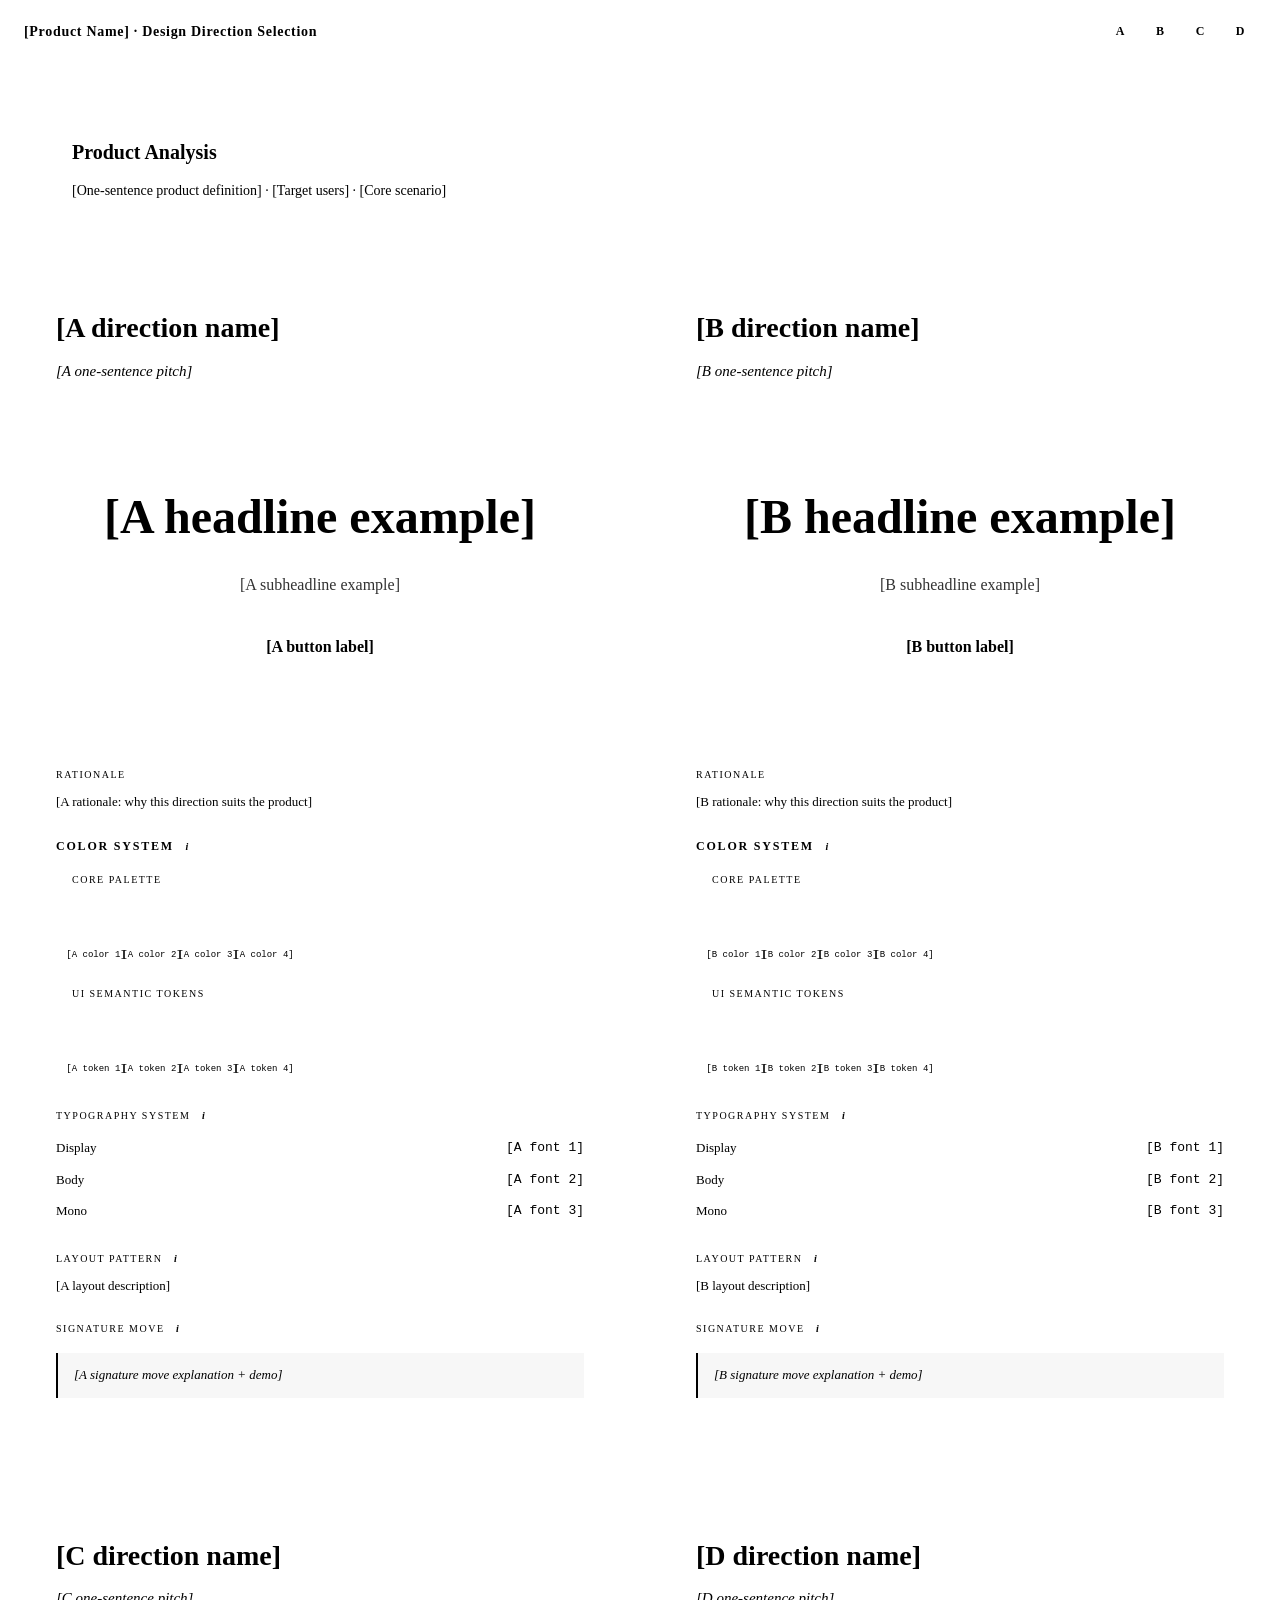
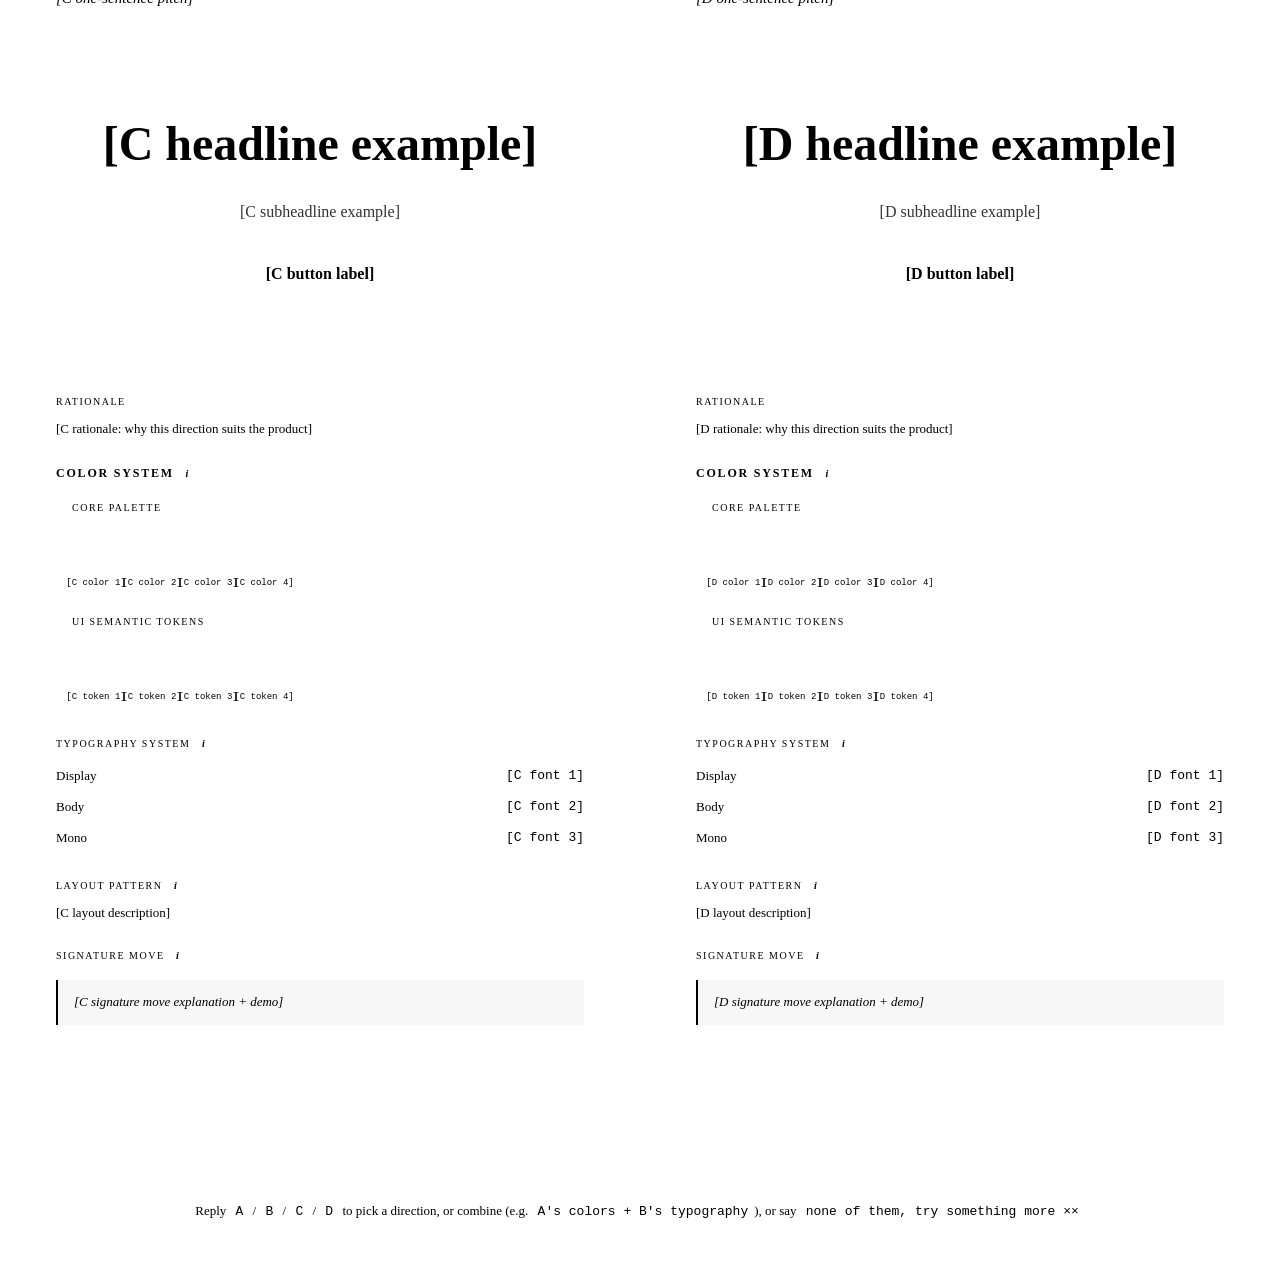
<file: templates/directions-template.html>
<!DOCTYPE html>
<html lang="en">
<head>
  <meta charset="UTF-8">
  <meta name="viewport" content="width=device-width, initial-scale=1.0">
  <title>Design Direction Selection · [Product Name]</title>
  <style>
    /*
      SCAFFOLD ONLY — this file provides the page structure and section order.
      All colors, fonts, spacing, and visual treatments below are placeholder tokens.
      They MUST be replaced with values derived from 01-product.md and 02-references.md.
      Do not treat the default token values as a design direction.
    */
    :root {
      --bg: [page-background];
      --card-bg: [card-background];
      --text: [primary-text-color];
      --text-dim: [secondary-text-color];
      --hairline: [subtle-border-color];
    }
    * { margin: 0; padding: 0; box-sizing: border-box; }
    body {
      background: var(--bg);
      color: var(--text);
      font-family: [body-font-stack];
      line-height: 1.6;
    }
    .header {
      position: sticky;
      top: 0;
      background: var(--bg);
      border-bottom: 1px solid var(--hairline);
      padding: 16px 24px;
      z-index: 100;
      display: flex;
      justify-content: space-between;
      align-items: center;
    }
    .header h1 { font-size: 14px; font-weight: 600; letter-spacing: 0.05em; }
    .header .letters { display: flex; gap: 8px; }
    .header .letter {
      width: 32px; height: 32px;
      display: flex; align-items: center; justify-content: center;
      border: 1px solid var(--hairline);
      border-radius: 6px;
      font-size: 12px; font-weight: 600;
      cursor: pointer;
      transition: all 150ms ease;
      text-decoration: none;
      color: var(--text);
    }
    .header .letter:hover { background: var(--card-bg); }
    .product-card {
      max-width: 1200px;
      margin: 40px auto;
      padding: 32px;
      background: var(--card-bg);
      border: 1px solid var(--hairline);
      border-radius: 12px;
    }
    .product-card h2 { font-size: 20px; margin-bottom: 12px; }
    .product-card p { color: var(--text-dim); font-size: 14px; }
    .directions {
      max-width: 1400px;
      margin: 0 auto;
      padding: 0 24px 80px;
      /* At most 2 directions per row: a single-row 4-up layout squeezes each
         mini-mockup to phone width, which cannot convey a desktop/web layout. */
      display: grid;
      grid-template-columns: 1fr 1fr;
      gap: 48px;
      align-items: start;
    }
    .direction {
      border-radius: 16px;
      overflow: hidden;
    }
    .direction-header {
      padding: 32px;
      border-bottom: 1px solid var(--hairline);
    }
    .direction-name {
      font-size: 28px;
      font-weight: 700;
      margin-bottom: 8px;
    }
    .direction-pitch {
      font-size: 15px;
      color: var(--text-dim);
      font-style: italic;
    }
    .direction-body {
      /* Preview sits on top at full card width so the mini-mockup keeps a
         landscape, platform-appropriate proportion; specs stack below. */
      display: flex;
      flex-direction: column;
    }
    .direction-preview {
      padding: 32px;
      min-height: 320px;
      display: flex;
      align-items: center;
      justify-content: center;
      border-bottom: 1px solid var(--hairline);
    }
    .direction-specs {
      padding: 32px;
    }
    .spec-section { margin-bottom: 24px; }
    .spec-label {
      font-size: 10px;
      text-transform: uppercase;
      letter-spacing: 0.15em;
      color: var(--text-dim);
      margin-bottom: 8px;
      display: flex;
      align-items: center;
      gap: 6px;
    }
    .info-badge {
      display: inline-flex;
      align-items: center;
      justify-content: center;
      width: 14px;
      height: 14px;
      border-radius: 50%;
      background: var(--text-dim);
      color: var(--bg);
      font-size: 10px;
      font-weight: 700;
      font-style: italic;
      /* The parent .spec-label is uppercase; keep the badge's lowercase "i"
         from being transformed into a serif capital I. */
      text-transform: none;
      letter-spacing: 0;
      cursor: help;
      position: relative;
    }
    .info-badge:hover .tooltip {
      opacity: 1;
      visibility: visible;
      transform: translateY(0);
    }
    .tooltip {
      position: absolute;
      bottom: 22px;
      left: 50%;
      transform: translateX(-50%) translateY(4px);
      width: 240px;
      padding: 10px 12px;
      background: var(--card-bg);
      border: 1px solid var(--hairline);
      border-radius: 8px;
      font-size: 11px;
      line-height: 1.5;
      text-transform: none;
      letter-spacing: 0;
      color: var(--text);
      opacity: 0;
      visibility: hidden;
      transition: opacity 0.15s ease, transform 0.15s ease;
      pointer-events: none;
      z-index: 10;
    }
    .tooltip::after {
      content: "";
      position: absolute;
      top: 100%;
      left: 50%;
      transform: translateX(-50%);
      border: 6px solid transparent;
      border-top-color: var(--hairline);
    }
    .spec-group { margin-bottom: 28px; }
    .spec-group > .spec-label {
      font-size: 12px;
      font-weight: 700;
      text-transform: uppercase;
      letter-spacing: 0.15em;
      color: var(--text);
      margin-bottom: 16px;
      display: flex;
      align-items: center;
      gap: 6px;
    }
    .spec-group .spec-section {
      margin-left: 16px;
      margin-bottom: 20px;
    }
    .swatches {
      display: flex;
      gap: 8px;
      flex-wrap: wrap;
      padding-bottom: 22px;
      margin-bottom: 8px;
    }
    .swatch {
      width: 48px; height: 48px;
      border-radius: 8px;
      border: 1px solid var(--hairline);
      position: relative;
      cursor: pointer;
    }
    .swatch::after {
      content: attr(data-hex);
      position: absolute;
      top: calc(100% + 4px);
      left: 50%;
      transform: translateX(-50%);
      font-size: 9px;
      font-family: monospace;
      color: var(--text-dim);
      white-space: nowrap;
    }
    .type-spec {
      font-size: 13px;
      line-height: 1.8;
    }
    .type-spec .row {
      display: flex;
      justify-content: space-between;
      padding: 4px 0;
      border-bottom: 1px solid var(--hairline);
    }
    .type-spec .role { color: var(--text-dim); }
    .type-spec .font { font-family: monospace; }
    .layout-desc {
      font-size: 13px;
      color: var(--text-dim);
      line-height: 1.7;
    }
    .signature-move {
      margin-top: 16px;
      padding: 12px 16px;
      background: rgba(0,0,0,0.03);
      border-left: 2px solid;
      font-size: 13px;
      font-style: italic;
    }
    .footer-hint {
      text-align: center;
      padding: 40px 24px;
      color: var(--text-dim);
      font-size: 13px;
    }
    .footer-hint code {
      background: var(--card-bg);
      padding: 2px 6px;
      border-radius: 4px;
      font-family: monospace;
    }
    @media (max-width: 900px) {
      .directions { grid-template-columns: 1fr; }
    }
  </style>
</head>
<body>
  <div class="header">
    <h1>[Product Name] · Design Direction Selection</h1>
    <div class="letters">
      <a href="#a" class="letter">A</a>
      <a href="#b" class="letter">B</a>
      <a href="#c" class="letter">C</a>
      <a href="#d" class="letter">D</a>
    </div>
  </div>

  <div class="product-card">
    <h2>Product Analysis</h2>
    <p>[One-sentence product definition] · [Target users] · [Core scenario]</p>
  </div>

  <div class="directions">
    <!-- Direction A -->
    <section id="a" class="direction" style="background: [A background color]; color: [A text color]; border: 1px solid var(--hairline);">
      <div class="direction-header">
        <div class="direction-name" style="color: [A title color];">[A direction name]</div>
        <div class="direction-pitch">[A one-sentence pitch]</div>
      </div>
      <div class="direction-body">
        <div class="direction-preview" style="background: [A preview background]; color: [A text color];">
          <!-- Mini homepage mockup -->
          <div style="text-align: center; color: [A text color]; font-family: [A display font];">
            <div style="font-size: 48px; font-weight: 800; margin-bottom: 16px; color: [A headline color];">[A headline example]</div>
            <div style="font-size: 16px; opacity: 0.8; font-family: [A body font]; color: [A subheadline color];">[A subheadline example]</div>
            <div style="margin-top: 24px; padding: 12px 32px; background: [A button color]; color: [A button text]; display: inline-block; border-radius: 999px; font-weight: 600; font-family: [A body font];">[A button label]</div>
          </div>
        </div>
        <div class="direction-specs" style="background: [A specs background]; border-color: [A hairline color];">
          <div class="spec-section">
            <div class="spec-label">
              Rationale
            </div>
            <div class="layout-desc">[A rationale: why this direction suits the product]</div>
          </div>
          <div class="spec-group">
            <div class="spec-label">
              Color System
              <span class="info-badge">i
                <span class="tooltip">The complete color language of this direction, split into core palette (the vibe) and semantic tokens (UI element roles).</span>
              </span>
            </div>
            <div class="spec-section">
              <div class="spec-label">Core Palette</div>
              <div class="swatches">
                <div class="swatch" style="background: [A color 1];" data-hex="[A color 1]"></div>
                <div class="swatch" style="background: [A color 2];" data-hex="[A color 2]"></div>
                <div class="swatch" style="background: [A color 3];" data-hex="[A color 3]"></div>
                <div class="swatch" style="background: [A color 4];" data-hex="[A color 4]"></div>
              </div>
            </div>
            <div class="spec-section">
              <div class="spec-label">UI Semantic Tokens</div>
              <div class="swatches">
                <div class="swatch" style="background: [A token 1];" data-hex="[A token 1]"></div>
                <div class="swatch" style="background: [A token 2];" data-hex="[A token 2]"></div>
                <div class="swatch" style="background: [A token 3];" data-hex="[A token 3]"></div>
                <div class="swatch" style="background: [A token 4];" data-hex="[A token 4]"></div>
              </div>
            </div>
          </div>
          <div class="spec-section">
            <div class="spec-label">
              Typography System
              <span class="info-badge">i
                <span class="tooltip">The font pairing this direction uses. Display = big headline font; Body = body text font; Mono = monospace font, often used for prices, code, and labels.</span>
              </span>
            </div>
            <div class="type-spec">
              <div class="row"><span class="role">Display</span><span class="font">[A font 1]</span></div>
              <div class="row"><span class="role">Body</span><span class="font">[A font 2]</span></div>
              <div class="row"><span class="role">Mono</span><span class="font">[A font 3]</span></div>
            </div>
          </div>
          <div class="spec-section">
            <div class="spec-label">
              Layout Pattern
              <span class="info-badge">i
                <span class="tooltip">How the key interface regions are arranged. Hero = the main visual area above the fold; CTA = call-to-action button area; content area = where the primary list/grid/detail lives.</span>
              </span>
            </div>
            <div class="layout-desc">[A layout description]</div>
          </div>
          <div class="spec-section">
            <div class="spec-label">
              Signature Move
              <span class="info-badge">i
                <span class="tooltip">The most memorable animated micro-interaction of this direction — try it with hover or click. It gives the direction a memory hook instead of a plain default animation.</span>
              </span>
            </div>
            <div class="signature-move" style="border-color: [A accent color]; color: [A text color]; background: [A signature-bg];">
              [A signature move explanation + demo]
            </div>
          </div>
        </div>
      </div>
    </section>

    <!-- Direction B -->
    <section id="b" class="direction" style="background: [B background color]; color: [B text color]; border: 1px solid var(--hairline);">
      <div class="direction-header">
        <div class="direction-name" style="color: [B title color];">[B direction name]</div>
        <div class="direction-pitch">[B one-sentence pitch]</div>
      </div>
      <div class="direction-body">
        <div class="direction-preview" style="background: [B preview background]; color: [B text color];">
          <div style="text-align: center; color: [B text color]; font-family: [B display font];">
            <div style="font-size: 48px; font-weight: 800; margin-bottom: 16px; color: [B headline color];">[B headline example]</div>
            <div style="font-size: 16px; opacity: 0.8; font-family: [B body font]; color: [B subheadline color];">[B subheadline example]</div>
            <div style="margin-top: 24px; padding: 12px 32px; background: [B button color]; color: [B button text]; display: inline-block; border-radius: 999px; font-weight: 600; font-family: [B body font];">[B button label]</div>
          </div>
        </div>
        <div class="direction-specs" style="background: [B specs background]; border-color: [B hairline color];">
          <div class="spec-section">
            <div class="spec-label">
              Rationale
            </div>
            <div class="layout-desc">[B rationale: why this direction suits the product]</div>
          </div>
          <div class="spec-group">
            <div class="spec-label">
              Color System
              <span class="info-badge">i
                <span class="tooltip">The complete color language of this direction, split into core palette (the vibe) and semantic tokens (UI element roles).</span>
              </span>
            </div>
            <div class="spec-section">
              <div class="spec-label">Core Palette</div>
              <div class="swatches">
                <div class="swatch" style="background: [B color 1];" data-hex="[B color 1]"></div>
                <div class="swatch" style="background: [B color 2];" data-hex="[B color 2]"></div>
                <div class="swatch" style="background: [B color 3];" data-hex="[B color 3]"></div>
                <div class="swatch" style="background: [B color 4];" data-hex="[B color 4]"></div>
              </div>
            </div>
            <div class="spec-section">
              <div class="spec-label">UI Semantic Tokens</div>
              <div class="swatches">
                <div class="swatch" style="background: [B token 1];" data-hex="[B token 1]"></div>
                <div class="swatch" style="background: [B token 2];" data-hex="[B token 2]"></div>
                <div class="swatch" style="background: [B token 3];" data-hex="[B token 3]"></div>
                <div class="swatch" style="background: [B token 4];" data-hex="[B token 4]"></div>
              </div>
            </div>
          </div>
          <div class="spec-section">
            <div class="spec-label">
              Typography System
              <span class="info-badge">i
                <span class="tooltip">The font pairing this direction uses. Display = big headline font; Body = body text font; Mono = monospace font, often used for prices, code, and labels.</span>
              </span>
            </div>
            <div class="type-spec">
              <div class="row"><span class="role">Display</span><span class="font">[B font 1]</span></div>
              <div class="row"><span class="role">Body</span><span class="font">[B font 2]</span></div>
              <div class="row"><span class="role">Mono</span><span class="font">[B font 3]</span></div>
            </div>
          </div>
          <div class="spec-section">
            <div class="spec-label">
              Layout Pattern
              <span class="info-badge">i
                <span class="tooltip">How the key interface regions are arranged. Hero = the main visual area above the fold; CTA = call-to-action button area; content area = where the primary list/grid/detail lives.</span>
              </span>
            </div>
            <div class="layout-desc">[B layout description]</div>
          </div>
          <div class="spec-section">
            <div class="spec-label">
              Signature Move
              <span class="info-badge">i
                <span class="tooltip">The most memorable animated micro-interaction of this direction — try it with hover or click. It gives the direction a memory hook instead of a plain default animation.</span>
              </span>
            </div>
            <div class="signature-move" style="border-color: [B accent color]; color: [B text color]; background: [B signature-bg];">
              [B signature move explanation + demo]
            </div>
          </div>
        </div>
      </div>
    </section>

    <!-- Direction C -->
    <section id="c" class="direction" style="background: [C background color]; color: [C text color]; border: 1px solid var(--hairline);">
      <div class="direction-header">
        <div class="direction-name" style="color: [C title color];">[C direction name]</div>
        <div class="direction-pitch">[C one-sentence pitch]</div>
      </div>
      <div class="direction-body">
        <div class="direction-preview" style="background: [C preview background]; color: [C text color];">
          <div style="text-align: center; color: [C text color]; font-family: [C display font];">
            <div style="font-size: 48px; font-weight: 800; margin-bottom: 16px; color: [C headline color];">[C headline example]</div>
            <div style="font-size: 16px; opacity: 0.8; font-family: [C body font]; color: [C subheadline color];">[C subheadline example]</div>
            <div style="margin-top: 24px; padding: 12px 32px; background: [C button color]; color: [C button text]; display: inline-block; border-radius: 999px; font-weight: 600; font-family: [C body font];">[C button label]</div>
          </div>
        </div>
        <div class="direction-specs" style="background: [C specs background]; border-color: [C hairline color];">
          <div class="spec-section">
            <div class="spec-label">
              Rationale
            </div>
            <div class="layout-desc">[C rationale: why this direction suits the product]</div>
          </div>
          <div class="spec-group">
            <div class="spec-label">
              Color System
              <span class="info-badge">i
                <span class="tooltip">The complete color language of this direction, split into core palette (the vibe) and semantic tokens (UI element roles).</span>
              </span>
            </div>
            <div class="spec-section">
              <div class="spec-label">Core Palette</div>
              <div class="swatches">
                <div class="swatch" style="background: [C color 1];" data-hex="[C color 1]"></div>
                <div class="swatch" style="background: [C color 2];" data-hex="[C color 2]"></div>
                <div class="swatch" style="background: [C color 3];" data-hex="[C color 3]"></div>
                <div class="swatch" style="background: [C color 4];" data-hex="[C color 4]"></div>
              </div>
            </div>
            <div class="spec-section">
              <div class="spec-label">UI Semantic Tokens</div>
              <div class="swatches">
                <div class="swatch" style="background: [C token 1];" data-hex="[C token 1]"></div>
                <div class="swatch" style="background: [C token 2];" data-hex="[C token 2]"></div>
                <div class="swatch" style="background: [C token 3];" data-hex="[C token 3]"></div>
                <div class="swatch" style="background: [C token 4];" data-hex="[C token 4]"></div>
              </div>
            </div>
          </div>
          <div class="spec-section">
            <div class="spec-label">
              Typography System
              <span class="info-badge">i
                <span class="tooltip">The font pairing this direction uses. Display = big headline font; Body = body text font; Mono = monospace font, often used for prices, code, and labels.</span>
              </span>
            </div>
            <div class="type-spec">
              <div class="row"><span class="role">Display</span><span class="font">[C font 1]</span></div>
              <div class="row"><span class="role">Body</span><span class="font">[C font 2]</span></div>
              <div class="row"><span class="role">Mono</span><span class="font">[C font 3]</span></div>
            </div>
          </div>
          <div class="spec-section">
            <div class="spec-label">
              Layout Pattern
              <span class="info-badge">i
                <span class="tooltip">How the key interface regions are arranged. Hero = the main visual area above the fold; CTA = call-to-action button area; content area = where the primary list/grid/detail lives.</span>
              </span>
            </div>
            <div class="layout-desc">[C layout description]</div>
          </div>
          <div class="spec-section">
            <div class="spec-label">
              Signature Move
              <span class="info-badge">i
                <span class="tooltip">The most memorable animated micro-interaction of this direction — try it with hover or click. It gives the direction a memory hook instead of a plain default animation.</span>
              </span>
            </div>
            <div class="signature-move" style="border-color: [C accent color]; color: [C text color]; background: [C signature-bg];">
              [C signature move explanation + demo]
            </div>
          </div>
        </div>
      </div>
    </section>

    <!-- Direction D -->
    <section id="d" class="direction" style="background: [D background color]; color: [D text color]; border: 1px solid var(--hairline);">
      <div class="direction-header">
        <div class="direction-name" style="color: [D title color];">[D direction name]</div>
        <div class="direction-pitch">[D one-sentence pitch]</div>
      </div>
      <div class="direction-body">
        <div class="direction-preview" style="background: [D preview background]; color: [D text color];">
          <div style="text-align: center; color: [D text color]; font-family: [D display font];">
            <div style="font-size: 48px; font-weight: 800; margin-bottom: 16px; color: [D headline color];">[D headline example]</div>
            <div style="font-size: 16px; opacity: 0.8; font-family: [D body font]; color: [D subheadline color];">[D subheadline example]</div>
            <div style="margin-top: 24px; padding: 12px 32px; background: [D button color]; color: [D button text]; display: inline-block; border-radius: 999px; font-weight: 600; font-family: [D body font];">[D button label]</div>
          </div>
        </div>
        <div class="direction-specs" style="background: [D specs background]; border-color: [D hairline color];">
          <div class="spec-section">
            <div class="spec-label">
              Rationale
            </div>
            <div class="layout-desc">[D rationale: why this direction suits the product]</div>
          </div>
          <div class="spec-group">
            <div class="spec-label">
              Color System
              <span class="info-badge">i
                <span class="tooltip">The complete color language of this direction, split into core palette (the vibe) and semantic tokens (UI element roles).</span>
              </span>
            </div>
            <div class="spec-section">
              <div class="spec-label">Core Palette</div>
              <div class="swatches">
                <div class="swatch" style="background: [D color 1];" data-hex="[D color 1]"></div>
                <div class="swatch" style="background: [D color 2];" data-hex="[D color 2]"></div>
                <div class="swatch" style="background: [D color 3];" data-hex="[D color 3]"></div>
                <div class="swatch" style="background: [D color 4];" data-hex="[D color 4]"></div>
              </div>
            </div>
            <div class="spec-section">
              <div class="spec-label">UI Semantic Tokens</div>
              <div class="swatches">
                <div class="swatch" style="background: [D token 1];" data-hex="[D token 1]"></div>
                <div class="swatch" style="background: [D token 2];" data-hex="[D token 2]"></div>
                <div class="swatch" style="background: [D token 3];" data-hex="[D token 3]"></div>
                <div class="swatch" style="background: [D token 4];" data-hex="[D token 4]"></div>
              </div>
            </div>
          </div>
          <div class="spec-section">
            <div class="spec-label">
              Typography System
              <span class="info-badge">i
                <span class="tooltip">The font pairing this direction uses. Display = big headline font; Body = body text font; Mono = monospace font, often used for prices, code, and labels.</span>
              </span>
            </div>
            <div class="type-spec">
              <div class="row"><span class="role">Display</span><span class="font">[D font 1]</span></div>
              <div class="row"><span class="role">Body</span><span class="font">[D font 2]</span></div>
              <div class="row"><span class="role">Mono</span><span class="font">[D font 3]</span></div>
            </div>
          </div>
          <div class="spec-section">
            <div class="spec-label">
              Layout Pattern
              <span class="info-badge">i
                <span class="tooltip">How the key interface regions are arranged. Hero = the main visual area above the fold; CTA = call-to-action button area; content area = where the primary list/grid/detail lives.</span>
              </span>
            </div>
            <div class="layout-desc">[D layout description]</div>
          </div>
          <div class="spec-section">
            <div class="spec-label">
              Signature Move
              <span class="info-badge">i
                <span class="tooltip">The most memorable animated micro-interaction of this direction — try it with hover or click. It gives the direction a memory hook instead of a plain default animation.</span>
              </span>
            </div>
            <div class="signature-move" style="border-color: [D accent color]; color: [D text color]; background: [D signature-bg];">
              [D signature move explanation + demo]
            </div>
          </div>
        </div>
      </div>
    </section>
  </div>

  <div class="footer-hint">
    Reply <code>A</code> / <code>B</code> / <code>C</code> / <code>D</code> to pick a direction,
    or combine (e.g. <code>A's colors + B's typography</code>),
    or say <code>none of them, try something more ××</code>
  </div>
</body>
</html>
</file>
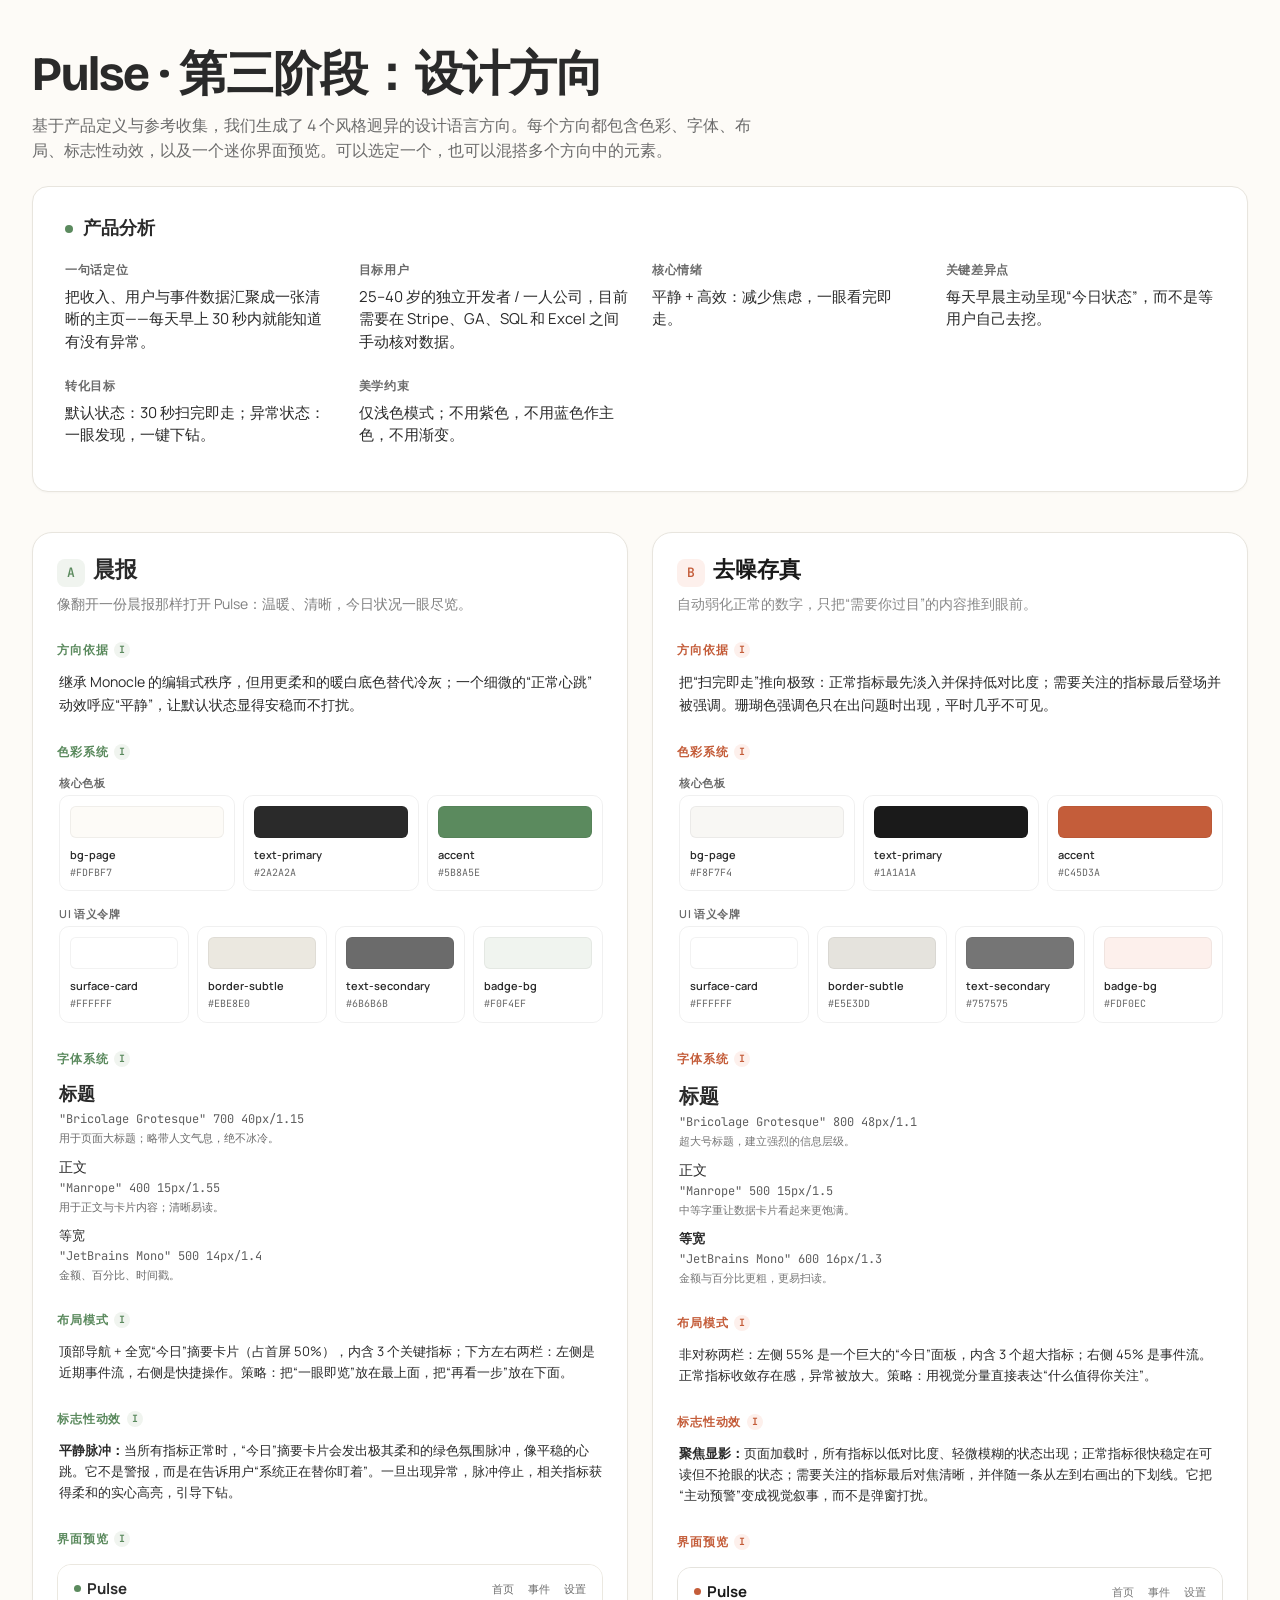
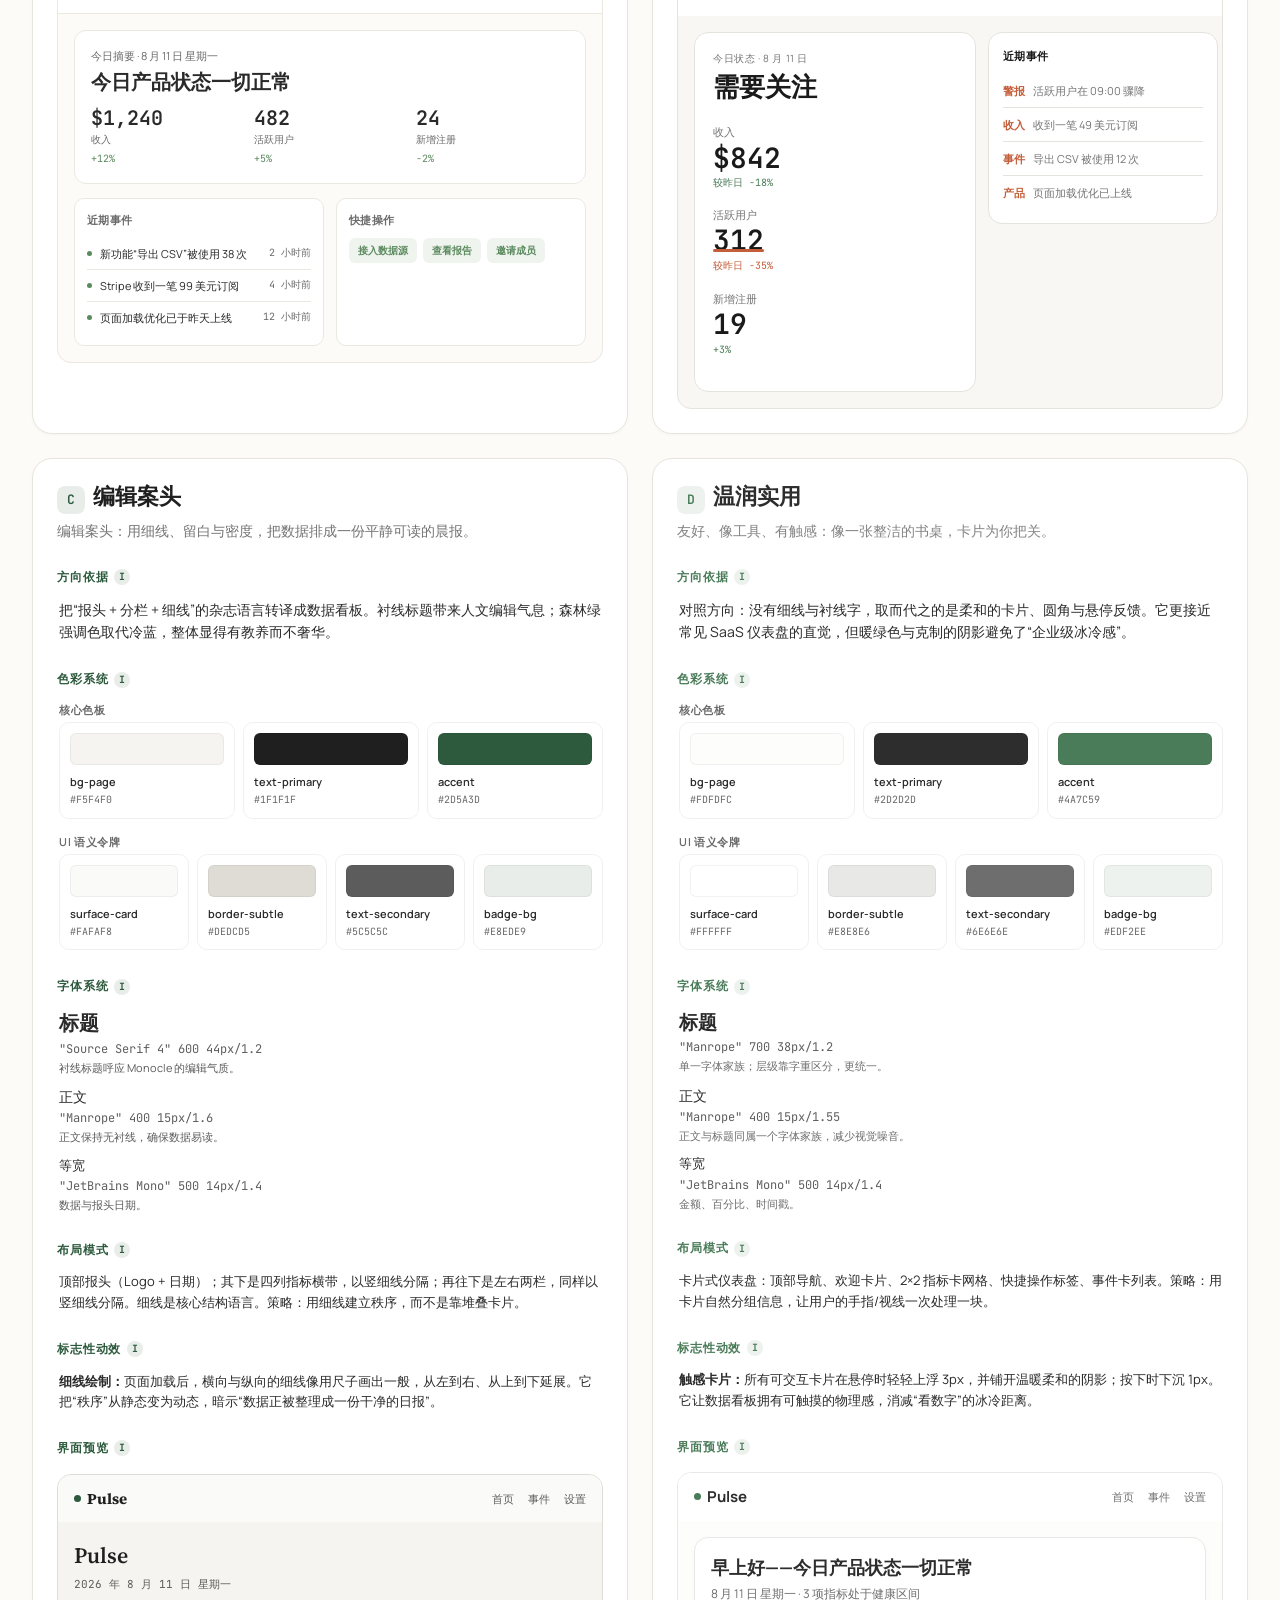
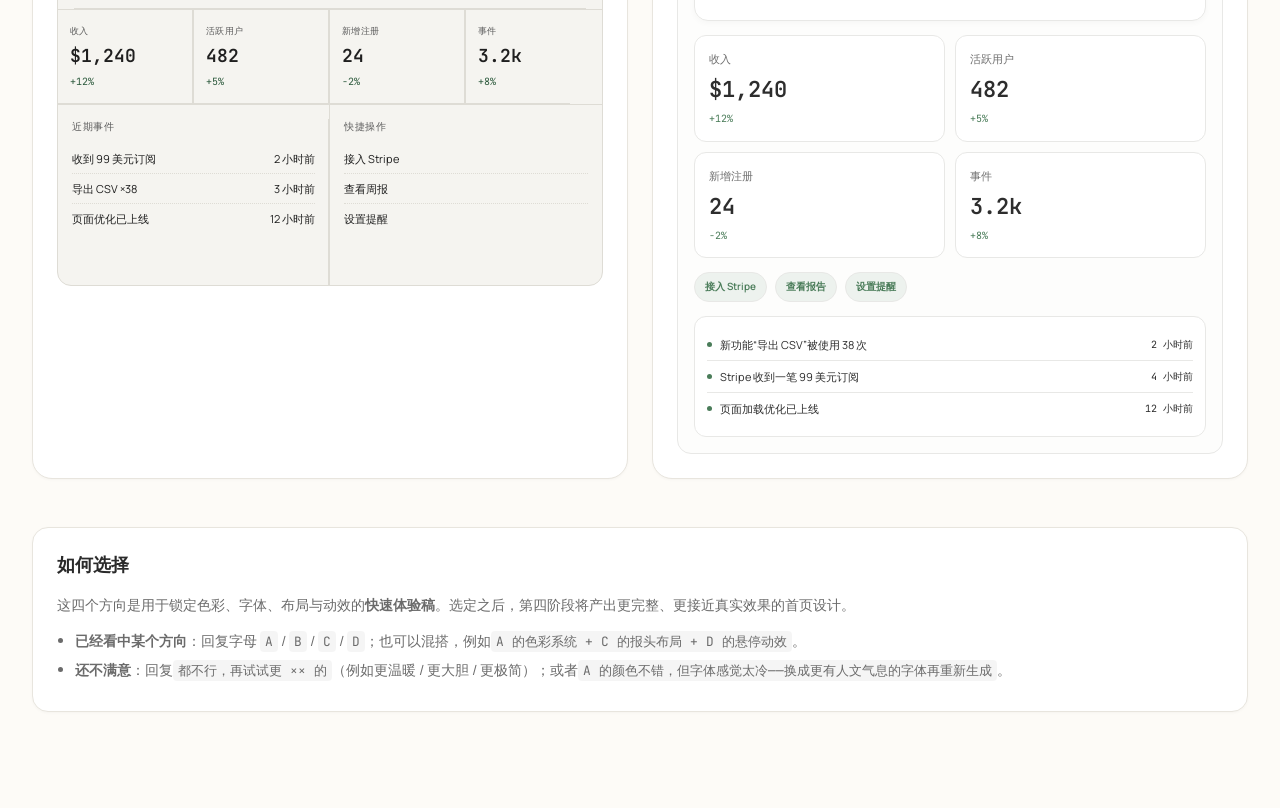
<file: docs/case/03-directions.html>
<!DOCTYPE html>
<html lang="zh-CN">
<head>
  <meta charset="UTF-8">
  <meta name="viewport" content="width=device-width, initial-scale=1.0">
  <title>Pulse · 第三阶段：设计方向</title>
  <link rel="preconnect" href="https://fonts.googleapis.com">
  <link rel="preconnect" href="https://fonts.gstatic.com" crossorigin>
  <link href="https://fonts.googleapis.com/css2?family=Bricolage+Grotesque:opsz,wght@12..96,400;12..96,500;12..96,600;12..96,700;12..96,800&family=Manrope:wght@400;500;600;700&family=JetBrains+Mono:wght@400;500;600&family=Source+Serif+4:opsz,wght@8..60,400;8..60,500;8..60,600;8..60,700&display=swap" rel="stylesheet">
  <style>
    :root {
      --page-bg: #FDFBF7;
      --page-text: #2A2A2A;
      --page-muted: #6B6B6B;
      --page-border: #E8E5DE;
      --accent: #5B8A5E;
    }

    * { box-sizing: border-box; }

    body {
      margin: 0;
      font-family: "Manrope", system-ui, "Noto Sans SC", "PingFang SC", sans-serif;
      background: var(--page-bg);
      color: var(--page-text);
      line-height: 1.55;
      -webkit-font-smoothing: antialiased;
    }

    .page-header {
      padding: 48px 32px 24px;
      max-width: 1440px;
      margin: 0 auto;
    }

    .page-header h1 {
      font-family: "Bricolage Grotesque", "Noto Sans SC", "PingFang SC", sans-serif;
      font-size: clamp(32px, 4vw, 48px);
      font-weight: 700;
      line-height: 1.1;
      margin: 0 0 12px;
      letter-spacing: -0.02em;
    }

    .page-header p {
      margin: 0;
      color: var(--page-muted);
      font-size: 16px;
      max-width: 720px;
    }

    main {
      max-width: 1440px;
      margin: 0 auto;
      padding: 0 32px 96px;
    }

    /* Product analysis card */
    .product-analysis {
      background: #FFFFFF;
      border: 1px solid var(--page-border);
      border-radius: 16px;
      padding: 28px 32px;
      margin-bottom: 40px;
      box-shadow: 0 1px 2px rgba(0,0,0,0.03);
    }

    .product-analysis h2 {
      font-family: "Bricolage Grotesque", "Noto Sans SC", "PingFang SC", sans-serif;
      font-size: 18px;
      font-weight: 700;
      margin: 0 0 18px;
      display: flex;
      align-items: center;
      gap: 10px;
    }

    .product-analysis h2::before {
      content: "";
      display: inline-block;
      width: 8px;
      height: 8px;
      border-radius: 50%;
      background: var(--accent);
    }

    .analysis-grid {
      display: grid;
      grid-template-columns: repeat(auto-fit, minmax(220px, 1fr));
      gap: 24px;
    }

    .analysis-item dt {
      font-size: 12px;
      font-weight: 600;
      text-transform: uppercase;
      letter-spacing: 0.06em;
      color: var(--page-muted);
      margin-bottom: 6px;
    }

    .analysis-item dd {
      margin: 0;
      font-size: 15px;
      line-height: 1.5;
    }

    /* Directions grid */
    .directions-grid {
      display: grid;
      grid-template-columns: repeat(2, 1fr);
      gap: 24px;
    }

    @media (max-width: 720px) {
      .directions-grid { grid-template-columns: 1fr; }
      main, .page-header { padding-left: 20px; padding-right: 20px; }
    }

    .direction-card {
      background: #FFFFFF;
      border: 1px solid var(--page-border);
      border-radius: 20px;
      padding: 24px;
      display: flex;
      flex-direction: column;
      gap: 22px;
      box-shadow: 0 1px 3px rgba(0,0,0,0.03);
    }

    .direction-letter {
      display: inline-flex;
      align-items: center;
      justify-content: center;
      width: 28px;
      height: 28px;
      border-radius: 8px;
      font-family: "JetBrains Mono", "SF Mono", monospace;
      font-size: 13px;
      font-weight: 600;
      margin-right: 8px;
    }

    .direction-header h3 {
      font-size: 22px;
      font-weight: 700;
      margin: 0 0 6px;
      line-height: 1.2;
    }

    .direction-header .pitch {
      font-size: 14px;
      line-height: 1.5;
      margin: 0;
      opacity: 0.85;
    }

    .section-title {
      font-size: 12px;
      font-weight: 700;
      text-transform: uppercase;
      letter-spacing: 0.07em;
      margin: 0 0 12px;
      display: inline-flex;
      align-items: center;
      gap: 6px;
      position: relative;
    }

    .info-badge {
      width: 16px;
      height: 16px;
      border-radius: 50%;
      display: inline-flex;
      align-items: center;
      justify-content: center;
      font-size: 10px;
      font-weight: 700;
      cursor: help;
      font-family: "JetBrains Mono", "SF Mono", monospace;
      line-height: 1;
    }

    .tooltip {
      position: absolute;
      bottom: 100%;
      left: 0;
      margin-bottom: 8px;
      padding: 10px 12px;
      border-radius: 8px;
      font-size: 12px;
      font-weight: 400;
      text-transform: none;
      letter-spacing: normal;
      line-height: 1.5;
      white-space: normal;
      width: 240px;
      opacity: 0;
      visibility: hidden;
      transform: translateY(4px);
      transition: opacity 0.2s ease, transform 0.2s ease;
      z-index: 10;
      box-shadow: 0 4px 12px rgba(0,0,0,0.08);
    }

    .info-badge:hover + .tooltip,
    .info-badge:focus + .tooltip {
      opacity: 1;
      visibility: visible;
      transform: translateY(0);
    }

    .section-body {
      padding-left: 2px;
    }

    .rationale {
      font-size: 14px;
      line-height: 1.6;
      margin: 0;
    }

    .color-layers {
      display: flex;
      flex-direction: column;
      gap: 14px;
    }

    .layer-label {
      font-size: 11px;
      font-weight: 600;
      text-transform: uppercase;
      letter-spacing: 0.06em;
      opacity: 0.7;
      margin-bottom: 4px;
    }

    .swatch-row {
      display: flex;
      flex-wrap: wrap;
      gap: 8px;
    }

    .swatch {
      flex: 1;
      min-width: 72px;
      border-radius: 10px;
      padding: 10px;
      border: 1px solid rgba(0,0,0,0.06);
    }

    .swatch-color {
      height: 32px;
      border-radius: 6px;
      margin-bottom: 8px;
      border: 1px solid rgba(0,0,0,0.05);
    }

    .swatch-name {
      font-size: 11px;
      font-weight: 600;
      margin-bottom: 2px;
    }

    .swatch-token {
      font-family: "JetBrains Mono", "SF Mono", monospace;
      font-size: 10px;
      opacity: 0.7;
    }

    .typography-list {
      display: flex;
      flex-direction: column;
      gap: 10px;
      font-size: 13px;
      line-height: 1.5;
    }

    .type-row {
      display: flex;
      flex-direction: column;
      gap: 2px;
    }

    .type-spec {
      font-family: "JetBrains Mono", "SF Mono", monospace;
      font-size: 12px;
      opacity: 0.75;
    }

    .layout-desc {
      font-size: 13px;
      line-height: 1.6;
      margin: 0;
    }

    .signature-text {
      font-size: 13px;
      line-height: 1.6;
      margin: 0;
    }

    .mockup-frame {
      border-radius: 14px;
      border: 1px solid;
      overflow: hidden;
      margin-top: 4px;
      min-height: 320px;
    }

    /* Direction A: Morning Paper */
    .direction-a {
      --a-bg: #FDFBF7;
      --a-text: #2A2A2A;
      --a-text-secondary: #6B6B6B;
      --a-accent: #5B8A5E;
      --a-card: #FFFFFF;
      --a-border: #EBE8E0;
      --a-ok: #5B8A5E;
      --a-warn: #C4893A;
      --a-error: #B84A39;
      --a-badge: #F0F4EF;
    }

    .direction-a .direction-letter { background: var(--a-badge); color: var(--a-accent); }
    .direction-a .direction-header h3 { font-family: "Bricolage Grotesque", "Noto Sans SC", "PingFang SC", sans-serif; color: var(--a-text); }
    .direction-a .pitch { color: var(--a-text-secondary); }
    .direction-a .section-title { color: var(--a-accent); }
    .direction-a .info-badge { background: var(--a-badge); color: var(--a-accent); }
    .direction-a .tooltip { background: var(--a-card); color: var(--a-text); border: 1px solid var(--a-border); }

    .direction-a .mockup-frame {
      background: var(--a-bg);
      border-color: var(--a-border);
      font-family: "Manrope", "Noto Sans SC", "PingFang SC", sans-serif;
      color: var(--a-text);
    }

    .mockup-nav {
      display: flex;
      align-items: center;
      justify-content: space-between;
      padding: 12px 16px;
      border-bottom: 1px solid var(--a-border);
      background: var(--a-card);
    }

    .mockup-logo {
      font-weight: 700;
      font-size: 15px;
      display: flex;
      align-items: center;
      gap: 6px;
    }

    .mockup-logo::before {
      content: "";
      width: 7px;
      height: 7px;
      border-radius: 50%;
      background: var(--a-accent);
    }

    .mockup-nav-links {
      display: flex;
      gap: 14px;
      font-size: 11px;
      color: var(--a-text-secondary);
    }

    .mockup-body {
      padding: 16px;
    }

    .mockup-summary {
      background: var(--a-card);
      border: 1px solid var(--a-border);
      border-radius: 12px;
      padding: 16px;
      margin-bottom: 14px;
      position: relative;
      overflow: hidden;
    }

    .direction-a .mockup-summary::after {
      content: "";
      position: absolute;
      inset: 0;
      border-radius: 12px;
      box-shadow: 0 0 0 0 rgba(91, 138, 94, 0);
      animation: calmPulse 4s ease-in-out infinite;
      pointer-events: none;
    }

    @keyframes calmPulse {
      0%, 100% { box-shadow: 0 0 0 0 rgba(91, 138, 94, 0); }
      50% { box-shadow: 0 0 28px 2px rgba(91, 138, 94, 0.08); }
    }

    .mockup-date {
      font-size: 11px;
      color: var(--a-text-secondary);
      margin-bottom: 6px;
    }

    .mockup-headline {
      font-family: "Bricolage Grotesque", "Noto Sans SC", "PingFang SC", sans-serif;
      font-size: 20px;
      font-weight: 700;
      margin-bottom: 14px;
      line-height: 1.2;
    }

    .mockup-metrics {
      display: grid;
      grid-template-columns: repeat(3, 1fr);
      gap: 10px;
    }

    .mockup-metric {
      display: flex;
      flex-direction: column;
      gap: 4px;
    }

    .mockup-metric-value {
      font-family: "JetBrains Mono", "SF Mono", monospace;
      font-size: 20px;
      font-weight: 600;
      line-height: 1;
    }

    .mockup-metric-label {
      font-size: 10px;
      color: var(--a-text-secondary);
    }

    .mockup-metric-change {
      font-size: 10px;
      font-family: "JetBrains Mono", "SF Mono", monospace;
      color: var(--a-ok);
    }

    .mockup-row {
      display: grid;
      grid-template-columns: 1fr 1fr;
      gap: 12px;
    }

    .mockup-card {
      background: var(--a-card);
      border: 1px solid var(--a-border);
      border-radius: 10px;
      padding: 12px;
    }

    .mockup-card-title {
      font-size: 11px;
      font-weight: 600;
      color: var(--a-text-secondary);
      margin-bottom: 10px;
      text-transform: uppercase;
      letter-spacing: 0.04em;
    }

    .mockup-event {
      display: flex;
      align-items: center;
      gap: 8px;
      padding: 7px 0;
      border-bottom: 1px solid var(--a-border);
      font-size: 11px;
    }

    .mockup-event:last-child { border-bottom: none; }

    .mockup-event-dot {
      width: 5px;
      height: 5px;
      border-radius: 50%;
      background: var(--a-accent);
      flex-shrink: 0;
    }

    .mockup-event-text { flex: 1; }
    .mockup-event-time { color: var(--a-text-secondary); font-family: "JetBrains Mono", "SF Mono", monospace; font-size: 10px; }

    .mockup-actions {
      display: flex;
      flex-wrap: wrap;
      gap: 6px;
    }

    .mockup-chip {
      padding: 5px 9px;
      border-radius: 6px;
      background: var(--a-badge);
      color: var(--a-accent);
      font-size: 10px;
      font-weight: 600;
    }

    /* Direction B: Signal & Noise */
    .direction-b {
      --b-bg: #F8F7F4;
      --b-text: #1A1A1A;
      --b-text-secondary: #757575;
      --b-accent: #C45D3A;
      --b-card: #FFFFFF;
      --b-border: #E5E3DD;
      --b-ok: #4A7C59;
      --b-warn: #C4893A;
      --b-error: #C45D3A;
      --b-badge: #FDF0EC;
      --b-muted: #BFBDB6;
    }

    .direction-b .direction-letter { background: var(--b-badge); color: var(--b-accent); }
    .direction-b .direction-header h3 { font-family: "Bricolage Grotesque", "Noto Sans SC", "PingFang SC", sans-serif; color: var(--b-text); }
    .direction-b .pitch { color: var(--b-text-secondary); }
    .direction-b .section-title { color: var(--b-accent); }
    .direction-b .info-badge { background: var(--b-badge); color: var(--b-accent); }
    .direction-b .tooltip { background: var(--b-card); color: var(--b-text); border: 1px solid var(--b-border); }

    .direction-b .mockup-frame {
      background: var(--b-bg);
      border-color: var(--b-border);
      font-family: "Manrope", "Noto Sans SC", "PingFang SC", sans-serif;
      color: var(--b-text);
    }

    .direction-b .mockup-nav {
      background: var(--b-card);
      border-color: var(--b-border);
    }

    .direction-b .mockup-logo::before { background: var(--b-accent); }
    .direction-b .mockup-nav-links { color: var(--b-text-secondary); }

    .direction-b .mockup-body { padding: 16px; }

    .direction-b .mockup-row-b {
      display: grid;
      grid-template-columns: 55% 45%;
      gap: 12px;
      align-items: start;
    }

    .direction-b .focus-panel {
      background: var(--b-card);
      border: 1px solid var(--b-border);
      border-radius: 14px;
      padding: 18px;
    }

    .direction-b .focus-date {
      font-size: 10px;
      color: var(--b-text-secondary);
      text-transform: uppercase;
      letter-spacing: 0.06em;
      margin-bottom: 8px;
    }

    .direction-b .focus-headline {
      font-family: "Bricolage Grotesque", "Noto Sans SC", "PingFang SC", sans-serif;
      font-size: 26px;
      font-weight: 800;
      line-height: 1.1;
      margin-bottom: 20px;
    }

    .direction-b .focus-metric {
      margin-bottom: 16px;
      opacity: 0.55;
      animation: focusReveal 1.4s ease-out 0.4s forwards;
    }

    .direction-b .focus-metric.attention {
      opacity: 1;
      animation: focusReveal 1.4s ease-out 0.9s forwards;
    }

    .direction-b .focus-metric-value {
      font-family: "JetBrains Mono", "SF Mono", monospace;
      font-size: 28px;
      font-weight: 600;
      line-height: 1;
      margin-bottom: 4px;
      position: relative;
      display: inline-block;
    }

    .direction-b .focus-metric.attention .focus-metric-value::after {
      content: "";
      position: absolute;
      left: 0;
      bottom: 2px;
      width: 0;
      height: 3px;
      background: var(--b-accent);
      border-radius: 2px;
      animation: drawUnderline 0.7s ease-out 1.5s forwards;
    }

    @keyframes focusReveal {
      from { opacity: 0.35; filter: blur(1px); }
      to { opacity: 1; filter: blur(0); }
    }

    @keyframes drawUnderline {
      to { width: 100%; }
    }

    .direction-b .focus-metric-label {
      font-size: 11px;
      color: var(--b-text-secondary);
      margin-bottom: 3px;
    }

    .direction-b .focus-metric-change {
      font-size: 10px;
      font-family: "JetBrains Mono", "SF Mono", monospace;
    }

    .direction-b .focus-metric.attention .focus-metric-change { color: var(--b-accent); }
    .direction-b .focus-metric:not(.attention) .focus-metric-change { color: var(--b-ok); }

    .direction-b .feed-panel {
      background: var(--b-card);
      border: 1px solid var(--b-border);
      border-radius: 14px;
      padding: 14px;
    }

    .direction-b .feed-title {
      font-size: 11px;
      font-weight: 700;
      text-transform: uppercase;
      letter-spacing: 0.05em;
      margin-bottom: 10px;
    }

    .direction-b .feed-event {
      padding: 8px 0;
      border-bottom: 1px solid var(--b-border);
      font-size: 11px;
      display: flex;
      gap: 8px;
    }

    .direction-b .feed-event:last-child { border-bottom: none; }
    .direction-b .feed-event-tag { color: var(--b-accent); font-weight: 600; flex-shrink: 0; }
    .direction-b .feed-event-text { color: var(--b-text-secondary); }

    /* Direction C: Monocle Desk */
    .direction-c {
      --c-bg: #F5F4F0;
      --c-text: #1F1F1F;
      --c-text-secondary: #5C5C5C;
      --c-accent: #2D5A3D;
      --c-card: #FAFAF8;
      --c-border: #DEDCD5;
      --c-ok: #2D5A3D;
      --c-warn: #9A6B2B;
      --c-error: #8B3A2E;
      --c-badge: #E8EDE9;
    }

    .direction-c .direction-letter { background: var(--c-badge); color: var(--c-accent); }
    .direction-c .direction-header h3 { font-family: "Source Serif 4", "Noto Serif SC", serif; color: var(--c-text); }
    .direction-c .pitch { color: var(--c-text-secondary); }
    .direction-c .section-title { color: var(--c-accent); }
    .direction-c .info-badge { background: var(--c-badge); color: var(--c-accent); }
    .direction-c .tooltip { background: var(--c-card); color: var(--c-text); border: 1px solid var(--c-border); }

    .direction-c .mockup-frame {
      background: var(--c-bg);
      border-color: var(--c-border);
      font-family: "Manrope", "Noto Sans SC", "PingFang SC", sans-serif;
      color: var(--c-text);
    }

    .direction-c .mockup-nav {
      background: var(--c-card);
      border-color: var(--c-border);
    }

    .direction-c .mockup-logo { font-family: "Source Serif 4", "Noto Serif SC", serif; }
    .direction-c .mockup-logo::before { background: var(--c-accent); }
    .direction-c .mockup-nav-links { color: var(--c-text-secondary); }

    .direction-c .masthead {
      padding: 16px;
      border-bottom: 1px solid var(--c-border);
      position: relative;
    }

    .direction-c .masthead::after {
      content: "";
      position: absolute;
      left: 16px;
      right: 16px;
      bottom: 0;
      height: 1px;
      background: var(--c-border);
      width: 0;
      animation: ruleDraw 0.8s ease-out 0.2s forwards;
    }

    @keyframes ruleDraw {
      to { width: calc(100% - 32px); }
    }

    .direction-c .masthead-title {
      font-family: "Source Serif 4", "Noto Serif SC", serif;
      font-size: 22px;
      font-weight: 600;
      margin-bottom: 4px;
    }

    .direction-c .masthead-date {
      font-size: 11px;
      color: var(--c-text-secondary);
      font-family: "JetBrains Mono", "SF Mono", monospace;
    }

    .direction-c .metric-band {
      display: grid;
      grid-template-columns: repeat(4, 1fr);
      border-bottom: 1px solid var(--c-border);
      position: relative;
    }

    .direction-c .metric-band::after {
      content: "";
      position: absolute;
      left: 0;
      bottom: 0;
      height: 1px;
      background: var(--c-border);
      width: 0;
      animation: ruleDraw 0.8s ease-out 0.6s forwards;
    }

    .direction-c .band-metric {
      padding: 14px 12px;
      border-right: 1px solid var(--c-border);
      position: relative;
    }

    .direction-c .band-metric::after {
      content: "";
      position: absolute;
      right: 0;
      top: 0;
      width: 1px;
      height: 0;
      background: var(--c-border);
      animation: ruleDrawV 0.6s ease-out 1s forwards;
    }

    @keyframes ruleDrawV {
      to { height: 100%; }
    }

    .direction-c .band-metric:last-child { border-right: none; }
    .direction-c .band-metric:last-child::after { display: none; }

    .direction-c .band-value {
      font-family: "JetBrains Mono", "SF Mono", monospace;
      font-size: 18px;
      font-weight: 600;
      margin-bottom: 4px;
    }

    .direction-c .band-label {
      font-size: 9px;
      text-transform: uppercase;
      letter-spacing: 0.05em;
      color: var(--c-text-secondary);
      margin-bottom: 4px;
    }

    .direction-c .band-change {
      font-size: 10px;
      font-family: "JetBrains Mono", "SF Mono", monospace;
      color: var(--c-ok);
    }

    .direction-c .c-body {
      display: grid;
      grid-template-columns: 1fr 1fr;
      gap: 0;
      min-height: 180px;
    }

    .direction-c .c-column {
      padding: 14px;
      border-right: 1px solid var(--c-border);
      position: relative;
    }

    .direction-c .c-column::after {
      content: "";
      position: absolute;
      right: 0;
      top: 14px;
      bottom: 14px;
      width: 1px;
      height: 0;
      background: var(--c-border);
      animation: ruleDrawV 0.6s ease-out 1.2s forwards;
    }

    .direction-c .c-column:last-child { border-right: none; }
    .direction-c .c-column:last-child::after { display: none; }

    .direction-c .c-col-title {
      font-size: 10px;
      text-transform: uppercase;
      letter-spacing: 0.06em;
      color: var(--c-text-secondary);
      margin-bottom: 10px;
    }

    .direction-c .c-event {
      font-size: 11px;
      padding: 6px 0;
      border-bottom: 1px dotted var(--c-border);
      display: flex;
      justify-content: space-between;
    }

    .direction-c .c-event:last-child { border-bottom: none; }

    /* Direction D: Soft Utility */
    .direction-d {
      --d-bg: #FDFDFC;
      --d-text: #2D2D2D;
      --d-text-secondary: #6E6E6E;
      --d-accent: #4A7C59;
      --d-card: #FFFFFF;
      --d-border: #E8E8E6;
      --d-ok: #4A7C59;
      --d-warn: #B8832E;
      --d-error: #B34A3C;
      --d-badge: #EDF2EE;
    }

    .direction-d .direction-letter { background: var(--d-badge); color: var(--d-accent); }
    .direction-d .direction-header h3 { font-family: "Manrope", "Noto Sans SC", "PingFang SC", sans-serif; color: var(--d-text); }
    .direction-d .pitch { color: var(--d-text-secondary); }
    .direction-d .section-title { color: var(--d-accent); }
    .direction-d .info-badge { background: var(--d-badge); color: var(--d-accent); }
    .direction-d .tooltip { background: var(--d-card); color: var(--d-text); border: 1px solid var(--d-border); }

    .direction-d .mockup-frame {
      background: var(--d-bg);
      border-color: var(--d-border);
      font-family: "Manrope", "Noto Sans SC", "PingFang SC", sans-serif;
      color: var(--d-text);
    }

    .direction-d .mockup-nav {
      background: var(--d-card);
      border-color: var(--d-border);
    }

    .direction-d .mockup-logo::before { background: var(--d-accent); }
    .direction-d .mockup-nav-links { color: var(--d-text-secondary); }

    .direction-d .d-body { padding: 16px; }

    .direction-d .welcome-card {
      background: var(--d-card);
      border: 1px solid var(--d-border);
      border-radius: 14px;
      padding: 16px;
      margin-bottom: 14px;
      box-shadow: 0 2px 6px rgba(0,0,0,0.03);
      transition: transform 0.2s ease, box-shadow 0.2s ease;
    }

    .direction-d .welcome-card:hover {
      transform: translateY(-3px);
      box-shadow: 0 8px 20px rgba(0,0,0,0.07);
    }

    .direction-d .welcome-card:active {
      transform: translateY(-1px);
    }

    .direction-d .welcome-title {
      font-size: 18px;
      font-weight: 700;
      margin-bottom: 4px;
    }

    .direction-d .welcome-sub {
      font-size: 12px;
      color: var(--d-text-secondary);
    }

    .direction-d .metric-grid-2x2 {
      display: grid;
      grid-template-columns: 1fr 1fr;
      gap: 10px;
      margin-bottom: 14px;
    }

    .direction-d .d-metric-card {
      background: var(--d-card);
      border: 1px solid var(--d-border);
      border-radius: 12px;
      padding: 14px;
      transition: transform 0.2s ease, box-shadow 0.2s ease;
    }

    .direction-d .d-metric-card:hover {
      transform: translateY(-3px);
      box-shadow: 0 8px 20px rgba(0,0,0,0.07);
    }

    .direction-d .d-metric-card:active {
      transform: translateY(-1px);
    }

    .direction-d .d-metric-value {
      font-family: "JetBrains Mono", "SF Mono", monospace;
      font-size: 22px;
      font-weight: 600;
      margin-bottom: 4px;
    }

    .direction-d .d-metric-label {
      font-size: 11px;
      color: var(--d-text-secondary);
      margin-bottom: 6px;
    }

    .direction-d .d-metric-change {
      font-size: 10px;
      font-family: "JetBrains Mono", "SF Mono", monospace;
      color: var(--d-ok);
    }

    .direction-d .d-actions {
      display: flex;
      gap: 8px;
      margin-bottom: 14px;
      flex-wrap: wrap;
    }

    .direction-d .d-chip {
      padding: 6px 10px;
      border-radius: 20px;
      background: var(--d-badge);
      color: var(--d-accent);
      font-size: 10px;
      font-weight: 600;
      border: 1px solid var(--d-border);
      transition: transform 0.15s ease, background 0.15s ease;
    }

    .direction-d .d-chip:hover {
      transform: translateY(-2px);
      background: #E2EBE4;
    }

    .direction-d .d-events {
      background: var(--d-card);
      border: 1px solid var(--d-border);
      border-radius: 12px;
      padding: 12px;
    }

    .direction-d .d-event {
      display: flex;
      align-items: center;
      gap: 8px;
      padding: 7px 0;
      border-bottom: 1px solid var(--d-border);
      font-size: 11px;
    }

    .direction-d .d-event:last-child { border-bottom: none; }

    .selection-hint {
      margin-top: 48px;
      padding: 24px;
      background: #FFFFFF;
      border: 1px solid var(--page-border);
      border-radius: 16px;
      box-shadow: 0 1px 3px rgba(0,0,0,0.03);
    }

    .selection-hint h3 {
      font-family: "Bricolage Grotesque", "Noto Sans SC", "PingFang SC", sans-serif;
      font-size: 18px;
      margin: 0 0 12px;
    }

    .selection-hint p, .selection-hint li {
      font-size: 14px;
      line-height: 1.6;
      color: var(--page-muted);
    }

    .selection-hint ul { margin: 8px 0 0; padding-left: 18px; }
    .selection-hint li { margin-bottom: 6px; }

    code {
      font-family: "JetBrains Mono", "SF Mono", monospace;
      font-size: 0.92em;
      background: rgba(0,0,0,0.04);
      padding: 2px 5px;
      border-radius: 4px;
    }
  </style>
</head>
<body>
  <header class="page-header">
    <h1>Pulse · 第三阶段：设计方向</h1>
    <p>基于产品定义与参考收集，我们生成了 4 个风格迥异的设计语言方向。每个方向都包含色彩、字体、布局、标志性动效，以及一个迷你界面预览。可以选定一个，也可以混搭多个方向中的元素。</p>
  </header>

  <main>
    <section class="product-analysis">
      <h2>产品分析</h2>
      <dl class="analysis-grid">
        <div class="analysis-item">
          <dt>一句话定位</dt>
          <dd>把收入、用户与事件数据汇聚成一张清晰的主页——每天早上 30 秒内就能知道有没有异常。</dd>
        </div>
        <div class="analysis-item">
          <dt>目标用户</dt>
          <dd>25–40 岁的独立开发者 / 一人公司，目前需要在 Stripe、GA、SQL 和 Excel 之间手动核对数据。</dd>
        </div>
        <div class="analysis-item">
          <dt>核心情绪</dt>
          <dd>平静 + 高效：减少焦虑，一眼看完即走。</dd>
        </div>
        <div class="analysis-item">
          <dt>关键差异点</dt>
          <dd>每天早晨主动呈现“今日状态”，而不是等用户自己去挖。</dd>
        </div>
        <div class="analysis-item">
          <dt>转化目标</dt>
          <dd>默认状态：30 秒扫完即走；异常状态：一眼发现，一键下钻。</dd>
        </div>
        <div class="analysis-item">
          <dt>美学约束</dt>
          <dd>仅浅色模式；不用紫色，不用蓝色作主色，不用渐变。</dd>
        </div>
      </dl>
    </section>

    <section class="directions-grid">
      <!-- Direction A: Morning Paper -->
      <article class="direction-card direction-a">
        <div class="direction-header">
          <h3><span class="direction-letter">A</span>晨报</h3>
          <p class="pitch">像翻开一份晨报那样打开 Pulse：温暖、清晰，今日状况一眼尽览。</p>
        </div>

        <div class="section">
          <h4 class="section-title">
            方向依据
            <span class="info-badge" tabindex="0">i</span>
            <span class="tooltip">为什么这个方向适合 Pulse：它延续了第一阶段的“平静 + 高效”，以及你在第二阶段对 Monocle“静中有序”的偏爱，用暖调中性底色 + 绿色状态色，把焦虑的早晨变成可预期的 30 秒例行公事。</span>
          </h4>
          <div class="section-body">
            <p class="rationale">继承 Monocle 的编辑式秩序，但用更柔和的暖白底色替代冷灰；一个细微的“正常心跳”动效呼应“平静”，让默认状态显得安稳而不打扰。</p>
          </div>
        </div>

        <div class="section">
          <h4 class="section-title">
            色彩系统
            <span class="info-badge" tabindex="0">i</span>
            <span class="tooltip">核心色板是一眼看去的 3–4 个主导色；UI 语义令牌是按界面角色命名的颜色变量，例如 surface-card 用于卡片背景，border-subtle 用于浅色边框。</span>
          </h4>
          <div class="section-body">
            <div class="color-layers">
              <div>
                <div class="layer-label">核心色板</div>
                <div class="swatch-row">
                  <div class="swatch">
                    <div class="swatch-color" style="background:#FDFBF7"></div>
                    <div class="swatch-name">bg-page</div>
                    <div class="swatch-token">#FDFBF7</div>
                  </div>
                  <div class="swatch">
                    <div class="swatch-color" style="background:#2A2A2A"></div>
                    <div class="swatch-name">text-primary</div>
                    <div class="swatch-token">#2A2A2A</div>
                  </div>
                  <div class="swatch">
                    <div class="swatch-color" style="background:#5B8A5E"></div>
                    <div class="swatch-name">accent</div>
                    <div class="swatch-token">#5B8A5E</div>
                  </div>
                </div>
              </div>
              <div>
                <div class="layer-label">UI 语义令牌</div>
                <div class="swatch-row">
                  <div class="swatch">
                    <div class="swatch-color" style="background:#FFFFFF"></div>
                    <div class="swatch-name">surface-card</div>
                    <div class="swatch-token">#FFFFFF</div>
                  </div>
                  <div class="swatch">
                    <div class="swatch-color" style="background:#EBE8E0"></div>
                    <div class="swatch-name">border-subtle</div>
                    <div class="swatch-token">#EBE8E0</div>
                  </div>
                  <div class="swatch">
                    <div class="swatch-color" style="background:#6B6B6B"></div>
                    <div class="swatch-name">text-secondary</div>
                    <div class="swatch-token">#6B6B6B</div>
                  </div>
                  <div class="swatch">
                    <div class="swatch-color" style="background:#F0F4EF"></div>
                    <div class="swatch-name">badge-bg</div>
                    <div class="swatch-token">#F0F4EF</div>
                  </div>
                </div>
              </div>
            </div>
          </div>
        </div>

        <div class="section">
          <h4 class="section-title">
            字体系统
            <span class="info-badge" tabindex="0">i</span>
            <span class="tooltip">标题字用于大号标题，正文用于连续文本，等宽用于数字、代码与标签。每种字体都标注了字重、字号与行高。</span>
          </h4>
          <div class="section-body">
            <div class="typography-list">
              <div class="type-row">
                <span style="font-family:'Bricolage Grotesque','Noto Sans SC','PingFang SC',sans-serif;font-weight:700;font-size:18px;">标题</span>
                <span class="type-spec">"Bricolage Grotesque" 700 40px/1.15</span>
                <span style="font-size:11px;color:var(--a-text-secondary)">用于页面大标题；略带人文气息，绝不冰冷。</span>
              </div>
              <div class="type-row">
                <span style="font-family:'Manrope','Noto Sans SC','PingFang SC',sans-serif;font-weight:400;font-size:14px;">正文</span>
                <span class="type-spec">"Manrope" 400 15px/1.55</span>
                <span style="font-size:11px;color:var(--a-text-secondary)">用于正文与卡片内容；清晰易读。</span>
              </div>
              <div class="type-row">
                <span style="font-family:'JetBrains Mono','SF Mono',monospace;font-weight:500;font-size:13px;">等宽</span>
                <span class="type-spec">"JetBrains Mono" 500 14px/1.4</span>
                <span style="font-size:11px;color:var(--a-text-secondary)">金额、百分比、时间戳。</span>
              </div>
            </div>
          </div>
        </div>

        <div class="section">
          <h4 class="section-title">
            布局模式
            <span class="info-badge" tabindex="0">i</span>
            <span class="tooltip">关键区域如何组织：Hero 是首屏可见的视觉区，CTA 是行动召唤区，列表区是内容列表区。</span>
          </h4>
          <div class="section-body">
            <p class="layout-desc">顶部导航 + 全宽“今日”摘要卡片（占首屏 50%），内含 3 个关键指标；下方左右两栏：左侧是近期事件流，右侧是快捷操作。策略：把“一眼即览”放在最上面，把“再看一步”放在下面。</p>
          </div>
        </div>

        <div class="section">
          <h4 class="section-title">
            标志性动效
            <span class="info-badge" tabindex="0">i</span>
            <span class="tooltip">这个方向中最令人印象深刻的微动效。把鼠标悬停在迷你预览的摘要卡片上，或在页面加载后观察那轻柔的光晕节律。</span>
          </h4>
          <div class="section-body">
            <p class="signature-text"><strong>平静脉冲：</strong>当所有指标正常时，“今日”摘要卡片会发出极其柔和的绿色氛围脉冲，像平稳的心跳。它不是警报，而是在告诉用户“系统正在替你盯着”。一旦出现异常，脉冲停止，相关指标获得柔和的实心高亮，引导下钻。</p>
          </div>
        </div>

        <div class="section">
          <h4 class="section-title">
            界面预览
            <span class="info-badge" tabindex="0">i</span>
            <span class="tooltip">用真实的颜色、字体与布局搭建的迷你主页，让你一眼判断这个方向是否合心意。</span>
          </h4>
          <div class="mockup-frame">
            <div class="mockup-nav">
              <div class="mockup-logo">Pulse</div>
              <div class="mockup-nav-links">
                <span>首页</span>
                <span>事件</span>
                <span>设置</span>
              </div>
            </div>
            <div class="mockup-body">
              <div class="mockup-summary">
                <div class="mockup-date">今日摘要 · 8 月 11 日 星期一</div>
                <div class="mockup-headline">今日产品状态一切正常</div>
                <div class="mockup-metrics">
                  <div class="mockup-metric">
                    <div class="mockup-metric-value" style="color:var(--a-text)">$1,240</div>
                    <div class="mockup-metric-label">收入</div>
                    <div class="mockup-metric-change">+12%</div>
                  </div>
                  <div class="mockup-metric">
                    <div class="mockup-metric-value" style="color:var(--a-text)">482</div>
                    <div class="mockup-metric-label">活跃用户</div>
                    <div class="mockup-metric-change">+5%</div>
                  </div>
                  <div class="mockup-metric">
                    <div class="mockup-metric-value" style="color:var(--a-text)">24</div>
                    <div class="mockup-metric-label">新增注册</div>
                    <div class="mockup-metric-change">-2%</div>
                  </div>
                </div>
              </div>
              <div class="mockup-row">
                <div class="mockup-card">
                  <div class="mockup-card-title">近期事件</div>
                  <div class="mockup-event"><div class="mockup-event-dot"></div><div class="mockup-event-text">新功能“导出 CSV”被使用 38 次</div><div class="mockup-event-time">2 小时前</div></div>
                  <div class="mockup-event"><div class="mockup-event-dot"></div><div class="mockup-event-text">Stripe 收到一笔 99 美元订阅</div><div class="mockup-event-time">4 小时前</div></div>
                  <div class="mockup-event"><div class="mockup-event-dot"></div><div class="mockup-event-text">页面加载优化已于昨天上线</div><div class="mockup-event-time">12 小时前</div></div>
                </div>
                <div class="mockup-card">
                  <div class="mockup-card-title">快捷操作</div>
                  <div class="mockup-actions">
                    <span class="mockup-chip">接入数据源</span>
                    <span class="mockup-chip">查看报告</span>
                    <span class="mockup-chip">邀请成员</span>
                  </div>
                </div>
              </div>
            </div>
          </div>
        </div>
      </article>

      <!-- Direction B: Signal & Noise -->
      <article class="direction-card direction-b">
        <div class="direction-header">
          <h3><span class="direction-letter">B</span>去噪存真</h3>
          <p class="pitch">自动弱化正常的数字，只把“需要你过目”的内容推到眼前。</p>
        </div>

        <div class="section">
          <h4 class="section-title">
            方向依据
            <span class="info-badge" tabindex="0">i</span>
            <span class="tooltip">为什么这个方向适合 Pulse：它直接呼应第一阶段的核心差异点——“主动告诉你今日状况”——用视觉分量来表达优先级。</span>
          </h4>
          <div class="section-body">
            <p class="rationale">把“扫完即走”推向极致：正常指标最先淡入并保持低对比度；需要关注的指标最后登场并被强调。珊瑚色强调色只在出问题时出现，平时几乎不可见。</p>
          </div>
        </div>

        <div class="section">
          <h4 class="section-title">
            色彩系统
            <span class="info-badge" tabindex="0">i</span>
            <span class="tooltip">核心色板是一眼看去的 3–4 个主导色；UI 语义令牌是按界面角色命名的颜色变量。</span>
          </h4>
          <div class="section-body">
            <div class="color-layers">
              <div>
                <div class="layer-label">核心色板</div>
                <div class="swatch-row">
                  <div class="swatch">
                    <div class="swatch-color" style="background:#F8F7F4"></div>
                    <div class="swatch-name">bg-page</div>
                    <div class="swatch-token">#F8F7F4</div>
                  </div>
                  <div class="swatch">
                    <div class="swatch-color" style="background:#1A1A1A"></div>
                    <div class="swatch-name">text-primary</div>
                    <div class="swatch-token">#1A1A1A</div>
                  </div>
                  <div class="swatch">
                    <div class="swatch-color" style="background:#C45D3A"></div>
                    <div class="swatch-name">accent</div>
                    <div class="swatch-token">#C45D3A</div>
                  </div>
                </div>
              </div>
              <div>
                <div class="layer-label">UI 语义令牌</div>
                <div class="swatch-row">
                  <div class="swatch">
                    <div class="swatch-color" style="background:#FFFFFF"></div>
                    <div class="swatch-name">surface-card</div>
                    <div class="swatch-token">#FFFFFF</div>
                  </div>
                  <div class="swatch">
                    <div class="swatch-color" style="background:#E5E3DD"></div>
                    <div class="swatch-name">border-subtle</div>
                    <div class="swatch-token">#E5E3DD</div>
                  </div>
                  <div class="swatch">
                    <div class="swatch-color" style="background:#757575"></div>
                    <div class="swatch-name">text-secondary</div>
                    <div class="swatch-token">#757575</div>
                  </div>
                  <div class="swatch">
                    <div class="swatch-color" style="background:#FDF0EC"></div>
                    <div class="swatch-name">badge-bg</div>
                    <div class="swatch-token">#FDF0EC</div>
                  </div>
                </div>
              </div>
            </div>
          </div>
        </div>

        <div class="section">
          <h4 class="section-title">
            字体系统
            <span class="info-badge" tabindex="0">i</span>
            <span class="tooltip">标题字用于大号标题，正文用于连续文本，等宽用于数字、代码与标签。</span>
          </h4>
          <div class="section-body">
            <div class="typography-list">
              <div class="type-row">
                <span style="font-family:'Bricolage Grotesque','Noto Sans SC','PingFang SC',sans-serif;font-weight:800;font-size:20px;">标题</span>
                <span class="type-spec">"Bricolage Grotesque" 800 48px/1.1</span>
                <span style="font-size:11px;color:var(--b-text-secondary)">超大号标题，建立强烈的信息层级。</span>
              </div>
              <div class="type-row">
                <span style="font-family:'Manrope','Noto Sans SC','PingFang SC',sans-serif;font-weight:500;font-size:14px;">正文</span>
                <span class="type-spec">"Manrope" 500 15px/1.5</span>
                <span style="font-size:11px;color:var(--b-text-secondary)">中等字重让数据卡片看起来更饱满。</span>
              </div>
              <div class="type-row">
                <span style="font-family:'JetBrains Mono','SF Mono',monospace;font-weight:600;font-size:13px;">等宽</span>
                <span class="type-spec">"JetBrains Mono" 600 16px/1.3</span>
                <span style="font-size:11px;color:var(--b-text-secondary)">金额与百分比更粗，更易扫读。</span>
              </div>
            </div>
          </div>
        </div>

        <div class="section">
          <h4 class="section-title">
            布局模式
            <span class="info-badge" tabindex="0">i</span>
            <span class="tooltip">关键区域如何组织。</span>
          </h4>
          <div class="section-body">
            <p class="layout-desc">非对称两栏：左侧 55% 是一个巨大的“今日”面板，内含 3 个超大指标；右侧 45% 是事件流。正常指标收敛存在感，异常被放大。策略：用视觉分量直接表达“什么值得你关注”。</p>
          </div>
        </div>

        <div class="section">
          <h4 class="section-title">
            标志性动效
            <span class="info-badge" tabindex="0">i</span>
            <span class="tooltip">这个方向中最令人印象深刻的微动效。观察页面加载时，数字如何逐个对焦成形。</span>
          </h4>
          <div class="section-body">
            <p class="signature-text"><strong>聚焦显影：</strong>页面加载时，所有指标以低对比度、轻微模糊的状态出现；正常指标很快稳定在可读但不抢眼的状态；需要关注的指标最后对焦清晰，并伴随一条从左到右画出的下划线。它把“主动预警”变成视觉叙事，而不是弹窗打扰。</p>
          </div>
        </div>

        <div class="section">
          <h4 class="section-title">
            界面预览
            <span class="info-badge" tabindex="0">i</span>
            <span class="tooltip">用真实的颜色、字体与布局搭建的迷你主页。</span>
          </h4>
          <div class="mockup-frame">
            <div class="mockup-nav">
              <div class="mockup-logo">Pulse</div>
              <div class="mockup-nav-links">
                <span>首页</span>
                <span>事件</span>
                <span>设置</span>
              </div>
            </div>
            <div class="mockup-body">
              <div class="mockup-row-b">
                <div class="focus-panel">
                  <div class="focus-date">今日状态 · 8 月 11 日</div>
                  <div class="focus-headline">需要关注</div>
                  <div class="focus-metric">
                    <div class="focus-metric-label">收入</div>
                    <div class="focus-metric-value">$842</div>
                    <div class="focus-metric-change">较昨日 -18%</div>
                  </div>
                  <div class="focus-metric attention">
                    <div class="focus-metric-label">活跃用户</div>
                    <div class="focus-metric-value">312</div>
                    <div class="focus-metric-change">较昨日 -35%</div>
                  </div>
                  <div class="focus-metric">
                    <div class="focus-metric-label">新增注册</div>
                    <div class="focus-metric-value">19</div>
                    <div class="focus-metric-change">+3%</div>
                  </div>
                </div>
                <div class="feed-panel">
                  <div class="feed-title">近期事件</div>
                  <div class="feed-event"><span class="feed-event-tag">警报</span><span class="feed-event-text">活跃用户在 09:00 骤降</span></div>
                  <div class="feed-event"><span class="feed-event-tag">收入</span><span class="feed-event-text">收到一笔 49 美元订阅</span></div>
                  <div class="feed-event"><span class="feed-event-tag">事件</span><span class="feed-event-text">导出 CSV 被使用 12 次</span></div>
                  <div class="feed-event"><span class="feed-event-tag">产品</span><span class="feed-event-text">页面加载优化已上线</span></div>
                </div>
              </div>
            </div>
          </div>
        </div>
      </article>

      <!-- Direction C: Monocle Desk -->
      <article class="direction-card direction-c">
        <div class="direction-header">
          <h3><span class="direction-letter">C</span>编辑案头</h3>
          <p class="pitch">编辑案头：用细线、留白与密度，把数据排成一份平静可读的晨报。</p>
        </div>

        <div class="section">
          <h4 class="section-title">
            方向依据
            <span class="info-badge" tabindex="0">i</span>
            <span class="tooltip">为什么这个方向适合 Pulse：它最接近你在第二阶段喜欢的 Monocle 参考——编辑感 + 均衡的信息密度。</span>
          </h4>
          <div class="section-body">
            <p class="rationale">把“报头 + 分栏 + 细线”的杂志语言转译成数据看板。衬线标题带来人文编辑气息；森林绿强调色取代冷蓝，整体显得有教养而不奢华。</p>
          </div>
        </div>

        <div class="section">
          <h4 class="section-title">
            色彩系统
            <span class="info-badge" tabindex="0">i</span>
            <span class="tooltip">核心色板是一眼看去的 3–4 个主导色；UI 语义令牌是按界面角色命名的颜色变量。</span>
          </h4>
          <div class="section-body">
            <div class="color-layers">
              <div>
                <div class="layer-label">核心色板</div>
                <div class="swatch-row">
                  <div class="swatch">
                    <div class="swatch-color" style="background:#F5F4F0"></div>
                    <div class="swatch-name">bg-page</div>
                    <div class="swatch-token">#F5F4F0</div>
                  </div>
                  <div class="swatch">
                    <div class="swatch-color" style="background:#1F1F1F"></div>
                    <div class="swatch-name">text-primary</div>
                    <div class="swatch-token">#1F1F1F</div>
                  </div>
                  <div class="swatch">
                    <div class="swatch-color" style="background:#2D5A3D"></div>
                    <div class="swatch-name">accent</div>
                    <div class="swatch-token">#2D5A3D</div>
                  </div>
                </div>
              </div>
              <div>
                <div class="layer-label">UI 语义令牌</div>
                <div class="swatch-row">
                  <div class="swatch">
                    <div class="swatch-color" style="background:#FAFAF8"></div>
                    <div class="swatch-name">surface-card</div>
                    <div class="swatch-token">#FAFAF8</div>
                  </div>
                  <div class="swatch">
                    <div class="swatch-color" style="background:#DEDCD5"></div>
                    <div class="swatch-name">border-subtle</div>
                    <div class="swatch-token">#DEDCD5</div>
                  </div>
                  <div class="swatch">
                    <div class="swatch-color" style="background:#5C5C5C"></div>
                    <div class="swatch-name">text-secondary</div>
                    <div class="swatch-token">#5C5C5C</div>
                  </div>
                  <div class="swatch">
                    <div class="swatch-color" style="background:#E8EDE9"></div>
                    <div class="swatch-name">badge-bg</div>
                    <div class="swatch-token">#E8EDE9</div>
                  </div>
                </div>
              </div>
            </div>
          </div>
        </div>

        <div class="section">
          <h4 class="section-title">
            字体系统
            <span class="info-badge" tabindex="0">i</span>
            <span class="tooltip">标题字用于大号标题，正文用于连续文本，等宽用于数字、代码与标签。</span>
          </h4>
          <div class="section-body">
            <div class="typography-list">
              <div class="type-row">
                <span style="font-family:'Source Serif 4','Noto Serif SC',serif;font-weight:600;font-size:20px;">标题</span>
                <span class="type-spec">"Source Serif 4" 600 44px/1.2</span>
                <span style="font-size:11px;color:var(--c-text-secondary)">衬线标题呼应 Monocle 的编辑气质。</span>
              </div>
              <div class="type-row">
                <span style="font-family:'Manrope','Noto Sans SC','PingFang SC',sans-serif;font-weight:400;font-size:14px;">正文</span>
                <span class="type-spec">"Manrope" 400 15px/1.6</span>
                <span style="font-size:11px;color:var(--c-text-secondary)">正文保持无衬线，确保数据易读。</span>
              </div>
              <div class="type-row">
                <span style="font-family:'JetBrains Mono','SF Mono',monospace;font-weight:500;font-size:13px;">等宽</span>
                <span class="type-spec">"JetBrains Mono" 500 14px/1.4</span>
                <span style="font-size:11px;color:var(--c-text-secondary)">数据与报头日期。</span>
              </div>
            </div>
          </div>
        </div>

        <div class="section">
          <h4 class="section-title">
            布局模式
            <span class="info-badge" tabindex="0">i</span>
            <span class="tooltip">关键区域如何组织。</span>
          </h4>
          <div class="section-body">
            <p class="layout-desc">顶部报头（Logo + 日期）；其下是四列指标横带，以竖细线分隔；再往下是左右两栏，同样以竖细线分隔。细线是核心结构语言。策略：用细线建立秩序，而不是靠堆叠卡片。</p>
          </div>
        </div>

        <div class="section">
          <h4 class="section-title">
            标志性动效
            <span class="info-badge" tabindex="0">i</span>
            <span class="tooltip">这个方向中最令人印象深刻的微动效。观察页面加载时，细线如何自行画出网格。</span>
          </h4>
          <div class="section-body">
            <p class="signature-text"><strong>细线绘制：</strong>页面加载后，横向与纵向的细线像用尺子画出一般，从左到右、从上到下延展。它把“秩序”从静态变为动态，暗示“数据正被整理成一份干净的日报”。</p>
          </div>
        </div>

        <div class="section">
          <h4 class="section-title">
            界面预览
            <span class="info-badge" tabindex="0">i</span>
            <span class="tooltip">用真实的颜色、字体与布局搭建的迷你主页。</span>
          </h4>
          <div class="mockup-frame">
            <div class="mockup-nav">
              <div class="mockup-logo">Pulse</div>
              <div class="mockup-nav-links">
                <span>首页</span>
                <span>事件</span>
                <span>设置</span>
              </div>
            </div>
            <div class="masthead">
              <div class="masthead-title">Pulse</div>
              <div class="masthead-date">2026 年 8 月 11 日 星期一</div>
            </div>
            <div class="metric-band">
              <div class="band-metric">
                <div class="band-label">收入</div>
                <div class="band-value">$1,240</div>
                <div class="band-change">+12%</div>
              </div>
              <div class="band-metric">
                <div class="band-label">活跃用户</div>
                <div class="band-value">482</div>
                <div class="band-change">+5%</div>
              </div>
              <div class="band-metric">
                <div class="band-label">新增注册</div>
                <div class="band-value">24</div>
                <div class="band-change">-2%</div>
              </div>
              <div class="band-metric">
                <div class="band-label">事件</div>
                <div class="band-value">3.2k</div>
                <div class="band-change">+8%</div>
              </div>
            </div>
            <div class="c-body">
              <div class="c-column">
                <div class="c-col-title">近期事件</div>
                <div class="c-event"><span>收到 99 美元订阅</span><span>2 小时前</span></div>
                <div class="c-event"><span>导出 CSV ×38</span><span>3 小时前</span></div>
                <div class="c-event"><span>页面优化已上线</span><span>12 小时前</span></div>
              </div>
              <div class="c-column">
                <div class="c-col-title">快捷操作</div>
                <div class="c-event"><span>接入 Stripe</span></div>
                <div class="c-event"><span>查看周报</span></div>
                <div class="c-event"><span>设置提醒</span></div>
              </div>
            </div>
          </div>
        </div>
      </article>

      <!-- Direction D: Soft Utility -->
      <article class="direction-card direction-d">
        <div class="direction-header">
          <h3><span class="direction-letter">D</span>温润实用</h3>
          <p class="pitch">友好、像工具、有触感：像一张整洁的书桌，卡片为你把关。</p>
        </div>

        <div class="section">
          <h4 class="section-title">
            方向依据
            <span class="info-badge" tabindex="0">i</span>
            <span class="tooltip">为什么这个方向适合 Pulse：它与 Monocle 的编辑感形成对照，测试你是否更喜欢一个更亲和、更像工具的仪表盘。</span>
          </h4>
          <div class="section-body">
            <p class="rationale">对照方向：没有细线与衬线字，取而代之的是柔和的卡片、圆角与悬停反馈。它更接近常见 SaaS 仪表盘的直觉，但暖绿色与克制的阴影避免了“企业级冰冷感”。</p>
          </div>
        </div>

        <div class="section">
          <h4 class="section-title">
            色彩系统
            <span class="info-badge" tabindex="0">i</span>
            <span class="tooltip">核心色板是一眼看去的 3–4 个主导色；UI 语义令牌是按界面角色命名的颜色变量。</span>
          </h4>
          <div class="section-body">
            <div class="color-layers">
              <div>
                <div class="layer-label">核心色板</div>
                <div class="swatch-row">
                  <div class="swatch">
                    <div class="swatch-color" style="background:#FDFDFC"></div>
                    <div class="swatch-name">bg-page</div>
                    <div class="swatch-token">#FDFDFC</div>
                  </div>
                  <div class="swatch">
                    <div class="swatch-color" style="background:#2D2D2D"></div>
                    <div class="swatch-name">text-primary</div>
                    <div class="swatch-token">#2D2D2D</div>
                  </div>
                  <div class="swatch">
                    <div class="swatch-color" style="background:#4A7C59"></div>
                    <div class="swatch-name">accent</div>
                    <div class="swatch-token">#4A7C59</div>
                  </div>
                </div>
              </div>
              <div>
                <div class="layer-label">UI 语义令牌</div>
                <div class="swatch-row">
                  <div class="swatch">
                    <div class="swatch-color" style="background:#FFFFFF"></div>
                    <div class="swatch-name">surface-card</div>
                    <div class="swatch-token">#FFFFFF</div>
                  </div>
                  <div class="swatch">
                    <div class="swatch-color" style="background:#E8E8E6"></div>
                    <div class="swatch-name">border-subtle</div>
                    <div class="swatch-token">#E8E8E6</div>
                  </div>
                  <div class="swatch">
                    <div class="swatch-color" style="background:#6E6E6E"></div>
                    <div class="swatch-name">text-secondary</div>
                    <div class="swatch-token">#6E6E6E</div>
                  </div>
                  <div class="swatch">
                    <div class="swatch-color" style="background:#EDF2EE"></div>
                    <div class="swatch-name">badge-bg</div>
                    <div class="swatch-token">#EDF2EE</div>
                  </div>
                </div>
              </div>
            </div>
          </div>
        </div>

        <div class="section">
          <h4 class="section-title">
            字体系统
            <span class="info-badge" tabindex="0">i</span>
            <span class="tooltip">标题字用于大号标题，正文用于连续文本，等宽用于数字、代码与标签。</span>
          </h4>
          <div class="section-body">
            <div class="typography-list">
              <div class="type-row">
                <span style="font-family:'Manrope','Noto Sans SC','PingFang SC',sans-serif;font-weight:700;font-size:19px;">标题</span>
                <span class="type-spec">"Manrope" 700 38px/1.2</span>
                <span style="font-size:11px;color:var(--d-text-secondary)">单一字体家族；层级靠字重区分，更统一。</span>
              </div>
              <div class="type-row">
                <span style="font-family:'Manrope','Noto Sans SC','PingFang SC',sans-serif;font-weight:400;font-size:14px;">正文</span>
                <span class="type-spec">"Manrope" 400 15px/1.55</span>
                <span style="font-size:11px;color:var(--d-text-secondary)">正文与标题同属一个字体家族，减少视觉噪音。</span>
              </div>
              <div class="type-row">
                <span style="font-family:'JetBrains Mono','SF Mono',monospace;font-weight:500;font-size:13px;">等宽</span>
                <span class="type-spec">"JetBrains Mono" 500 14px/1.4</span>
                <span style="font-size:11px;color:var(--d-text-secondary)">金额、百分比、时间戳。</span>
              </div>
            </div>
          </div>
        </div>

        <div class="section">
          <h4 class="section-title">
            布局模式
            <span class="info-badge" tabindex="0">i</span>
            <span class="tooltip">关键区域如何组织。</span>
          </h4>
          <div class="section-body">
            <p class="layout-desc">卡片式仪表盘：顶部导航、欢迎卡片、2×2 指标卡网格、快捷操作标签、事件卡列表。策略：用卡片自然分组信息，让用户的手指/视线一次处理一块。</p>
          </div>
        </div>

        <div class="section">
          <h4 class="section-title">
            标志性动效
            <span class="info-badge" tabindex="0">i</span>
            <span class="tooltip">这个方向中最令人印象深刻的微动效。把鼠标悬停在卡片上，或点击一个快捷操作标签。</span>
          </h4>
          <div class="section-body">
            <p class="signature-text"><strong>触感卡片：</strong>所有可交互卡片在悬停时轻轻上浮 3px，并铺开温暖柔和的阴影；按下时下沉 1px。它让数据看板拥有可触摸的物理感，消减“看数字”的冰冷距离。</p>
          </div>
        </div>

        <div class="section">
          <h4 class="section-title">
            界面预览
            <span class="info-badge" tabindex="0">i</span>
            <span class="tooltip">用真实的颜色、字体与布局搭建的迷你主页。</span>
          </h4>
          <div class="mockup-frame">
            <div class="mockup-nav">
              <div class="mockup-logo">Pulse</div>
              <div class="mockup-nav-links">
                <span>首页</span>
                <span>事件</span>
                <span>设置</span>
              </div>
            </div>
            <div class="d-body">
              <div class="welcome-card">
                <div class="welcome-title">早上好——今日产品状态一切正常</div>
                <div class="welcome-sub">8 月 11 日 星期一 · 3 项指标处于健康区间</div>
              </div>
              <div class="metric-grid-2x2">
                <div class="d-metric-card">
                  <div class="d-metric-label">收入</div>
                  <div class="d-metric-value">$1,240</div>
                  <div class="d-metric-change">+12%</div>
                </div>
                <div class="d-metric-card">
                  <div class="d-metric-label">活跃用户</div>
                  <div class="d-metric-value">482</div>
                  <div class="d-metric-change">+5%</div>
                </div>
                <div class="d-metric-card">
                  <div class="d-metric-label">新增注册</div>
                  <div class="d-metric-value">24</div>
                  <div class="d-metric-change">-2%</div>
                </div>
                <div class="d-metric-card">
                  <div class="d-metric-label">事件</div>
                  <div class="d-metric-value">3.2k</div>
                  <div class="d-metric-change">+8%</div>
                </div>
              </div>
              <div class="d-actions">
                <span class="d-chip">接入 Stripe</span>
                <span class="d-chip">查看报告</span>
                <span class="d-chip">设置提醒</span>
              </div>
              <div class="d-events">
                <div class="d-event"><div class="mockup-event-dot" style="background:var(--d-accent)"></div><div class="mockup-event-text">新功能“导出 CSV”被使用 38 次</div><div class="mockup-event-time">2 小时前</div></div>
                <div class="d-event"><div class="mockup-event-dot" style="background:var(--d-accent)"></div><div class="mockup-event-text">Stripe 收到一笔 99 美元订阅</div><div class="mockup-event-time">4 小时前</div></div>
                <div class="d-event"><div class="mockup-event-dot" style="background:var(--d-accent)"></div><div class="mockup-event-text">页面加载优化已上线</div><div class="mockup-event-time">12 小时前</div></div>
              </div>
            </div>
          </div>
        </div>
      </article>
    </section>

    <section class="selection-hint">
      <h3>如何选择</h3>
      <p>这四个方向是用于锁定色彩、字体、布局与动效的<strong>快速体验稿</strong>。选定之后，第四阶段将产出更完整、更接近真实效果的首页设计。</p>
      <ul>
        <li><strong>已经看中某个方向</strong>：回复字母 <code>A</code> / <code>B</code> / <code>C</code> / <code>D</code>；也可以混搭，例如<code>A 的色彩系统 + C 的报头布局 + D 的悬停动效</code>。</li>
        <li><strong>还不满意</strong>：回复<code>都不行，再试试更 ×× 的</code>（例如更温暖 / 更大胆 / 更极简）；或者<code>A 的颜色不错，但字体感觉太冷——换成更有人文气息的字体再重新生成</code>。</li>
      </ul>
    </section>
  </main>
</body>
</html>
</file>
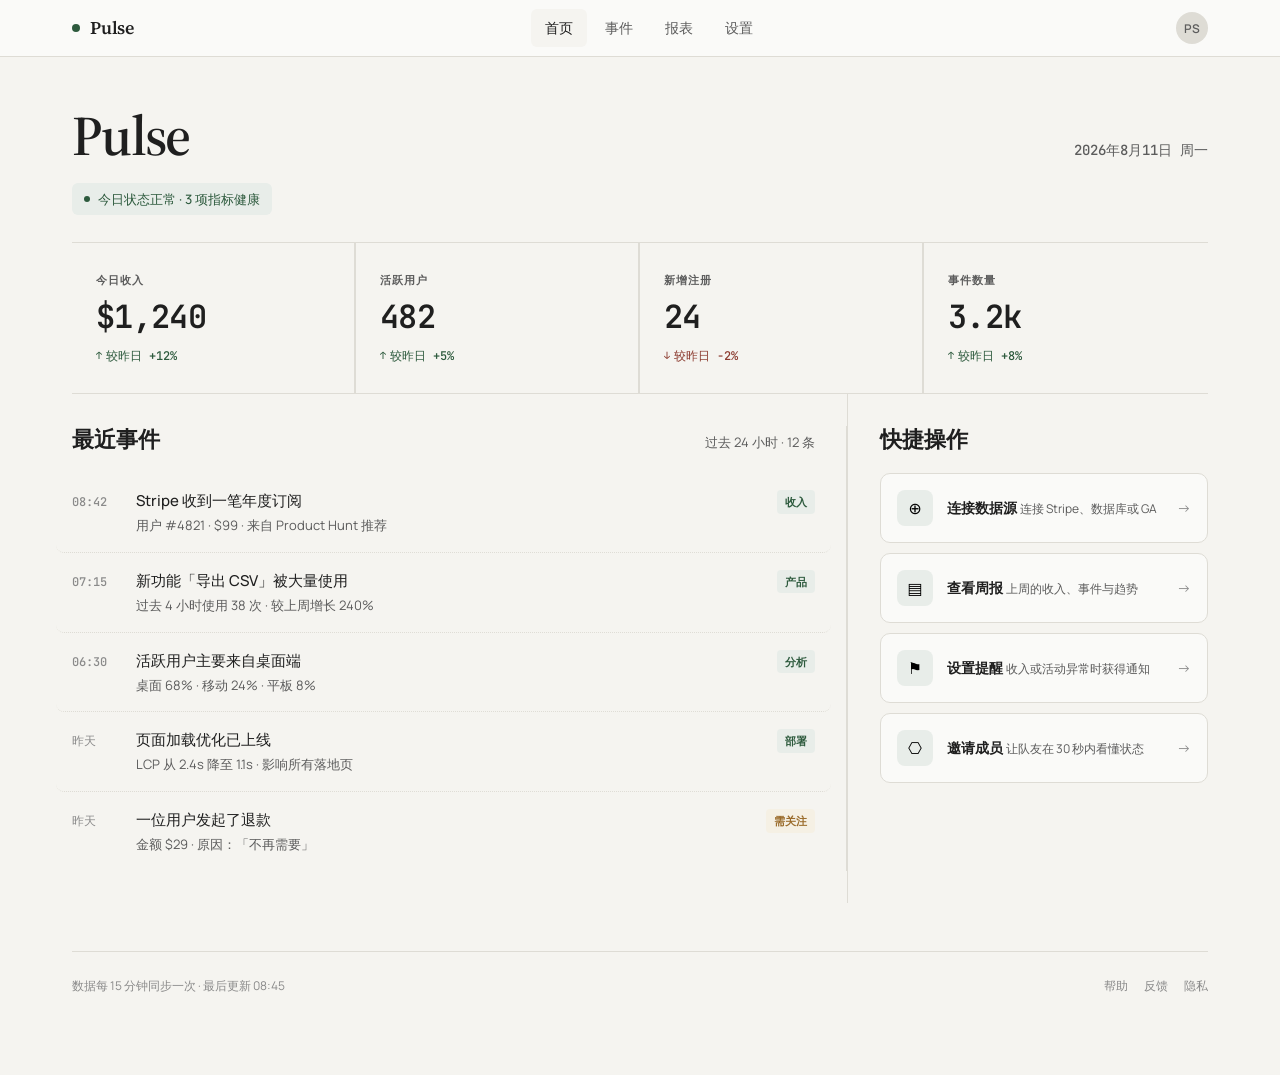
<file: docs/case/04-dashboard-v1.html>
<!DOCTYPE html>
<html lang="zh-CN">
<head>
  <meta charset="UTF-8">
  <meta name="viewport" content="width=device-width, initial-scale=1.0">
  <title>Pulse · 今日</title>
  <link rel="preconnect" href="https://fonts.googleapis.com">
  <link rel="preconnect" href="https://fonts.gstatic.com" crossorigin>
  <link href="https://fonts.googleapis.com/css2?family=JetBrains+Mono:wght@400;500;600&family=Manrope:wght@400;500;600;700&family=Source+Serif+4:opsz,wght@8..60,400;8..60,500;8..60,600;8..60,700&display=swap" rel="stylesheet">
  <style>
    :root {
      --bg-page: #F5F4F0;
      --text-primary: #1F1F1F;
      --text-secondary: #5C5C5C;
      --text-tertiary: #8A8A8A;
      --accent: #2D5A3D;
      --accent-hover: #234A30;
      --surface-card: #FAFAF8;
      --surface-hover: #F2F1EC;
      --border-subtle: #DEDCD5;
      --border-strong: #C8C6BF;
      --status-ok: #2D5A3D;
      --status-warn: #9A6B2B;
      --status-error: #8B3A2E;
      --badge-bg: #E8EDE9;

      --font-display: "Source Serif 4", Georgia, "Noto Serif SC", serif;
      --font-body: "Manrope", system-ui, "Noto Sans SC", "PingFang SC", sans-serif;
      --font-mono: "JetBrains Mono", "SF Mono", monospace;

      --ease-out: cubic-bezier(0.25, 1, 0.5, 1);
      --duration-fast: 150ms;
      --duration-normal: 200ms;
      --duration-slow: 350ms;
      --rule-duration: 0.8s;
    }

    * { box-sizing: border-box; }

    html {
      font-size: 16px;
      -webkit-font-smoothing: antialiased;
      -moz-osx-font-smoothing: grayscale;
    }

    body {
      margin: 0;
      font-family: var(--font-body);
      font-weight: 400;
      font-size: 15px;
      line-height: 1.6;
      color: var(--text-primary);
      background: var(--bg-page);
    }

    @media (prefers-reduced-motion: reduce) {
      *, *::before, *::after {
        animation-duration: 0.01ms !important;
        animation-iteration-count: 1 !important;
        transition-duration: 0.01ms !important;
      }
    }

    a {
      color: inherit;
      text-decoration: none;
    }

    button {
      font-family: inherit;
      cursor: pointer;
      border: none;
      background: none;
    }

    :focus-visible {
      outline: 2px solid var(--accent);
      outline-offset: 2px;
    }

    /* Top navigation */
    .top-nav {
      position: sticky;
      top: 0;
      z-index: 100;
      background: var(--surface-card);
      border-bottom: 1px solid var(--border-subtle);
    }

    .top-nav-inner {
      max-width: 1200px;
      margin: 0 auto;
      padding: 0 32px;
      height: 56px;
      display: flex;
      align-items: center;
      justify-content: space-between;
    }

    .nav-brand {
      display: flex;
      align-items: center;
      gap: 10px;
      font-family: var(--font-display);
      font-size: 18px;
      font-weight: 600;
      letter-spacing: -0.01em;
    }

    .nav-brand::before {
      content: "";
      width: 8px;
      height: 8px;
      border-radius: 50%;
      background: var(--accent);
    }

    .nav-links {
      display: flex;
      align-items: center;
      gap: 4px;
    }

    .nav-link {
      padding: 8px 14px;
      border-radius: 6px;
      font-size: 14px;
      font-weight: 500;
      color: var(--text-secondary);
      transition: color var(--duration-fast) ease, background var(--duration-fast) ease;
    }

    .nav-link:hover {
      color: var(--text-primary);
      background: var(--surface-hover);
    }

    .nav-link.active {
      color: var(--text-primary);
      background: var(--bg-page);
    }

    .nav-user {
      width: 32px;
      height: 32px;
      border-radius: 50%;
      background: var(--border-subtle);
      display: flex;
      align-items: center;
      justify-content: center;
      font-size: 12px;
      font-weight: 600;
      color: var(--text-secondary);
      margin-left: 12px;
      transition: background var(--duration-fast) ease;
    }

    .nav-user:hover {
      background: var(--border-strong);
    }

    /* Main container */
    .dashboard {
      max-width: 1200px;
      margin: 0 auto;
      padding: 0 32px 80px;
    }

    /* Masthead */
    .masthead {
      padding: 48px 0 28px;
      position: relative;
    }

    .masthead::after {
      content: "";
      position: absolute;
      left: 0;
      right: 0;
      bottom: 0;
      height: 1px;
      background: var(--border-subtle);
      transform-origin: left;
      animation: ruleDrawH var(--rule-duration) var(--ease-out) forwards;
    }

    .masthead-top {
      display: flex;
      align-items: baseline;
      justify-content: space-between;
      gap: 24px;
      flex-wrap: wrap;
    }

    .masthead-title {
      font-family: var(--font-display);
      font-size: clamp(36px, 5vw, 56px);
      font-weight: 600;
      line-height: 1.1;
      letter-spacing: -0.03em;
      margin: 0;
    }

    .masthead-date {
      font-family: var(--font-mono);
      font-size: 14px;
      color: var(--text-secondary);
      font-weight: 500;
    }

    .masthead-status {
      display: inline-flex;
      align-items: center;
      gap: 8px;
      margin-top: 16px;
      padding: 6px 12px;
      background: var(--badge-bg);
      border-radius: 6px;
      font-size: 13px;
      font-weight: 500;
      color: var(--status-ok);
    }

    .masthead-status::before {
      content: "";
      width: 6px;
      height: 6px;
      border-radius: 50%;
      background: var(--status-ok);
    }

    /* Metric band */
    .metric-band {
      display: grid;
      grid-template-columns: repeat(4, 1fr);
      position: relative;
    }

    .metric-band::after {
      content: "";
      position: absolute;
      left: 0;
      right: 0;
      bottom: 0;
      height: 1px;
      background: var(--border-subtle);
      transform-origin: left;
      animation: ruleDrawH var(--rule-duration) var(--ease-out) 0.25s forwards;
    }

    @keyframes ruleDrawH {
      from { transform: scaleX(0); }
      to { transform: scaleX(1); }
    }

    @keyframes ruleDrawV {
      from { transform: scaleY(0); }
      to { transform: scaleY(1); }
    }

    .metric-cell {
      position: relative;
      padding: 28px 24px;
      border-right: 1px solid var(--border-subtle);
      transition: background var(--duration-fast) ease;
      cursor: pointer;
    }

    .metric-cell:last-child {
      border-right: none;
    }

    .metric-cell:hover {
      background: var(--surface-hover);
    }

    .metric-cell::after {
      content: "";
      position: absolute;
      right: 0;
      top: 0;
      width: 1px;
      height: 100%;
      background: var(--border-subtle);
      transform-origin: top;
      animation: ruleDrawV var(--rule-duration) var(--ease-out) 0.45s forwards;
    }

    .metric-cell:last-child::after {
      display: none;
    }

    .metric-label {
      font-size: 11px;
      font-weight: 600;
      text-transform: uppercase;
      letter-spacing: 0.08em;
      color: var(--text-secondary);
      margin-bottom: 10px;
    }

    .metric-value {
      font-family: var(--font-mono);
      font-size: 32px;
      font-weight: 600;
      line-height: 1.1;
      letter-spacing: -0.02em;
      margin-bottom: 8px;
    }

    .metric-change {
      display: inline-flex;
      align-items: center;
      gap: 4px;
      font-family: var(--font-mono);
      font-size: 12px;
      font-weight: 500;
      color: var(--status-ok);
    }

    .metric-change.negative {
      color: var(--status-error);
    }

    .metric-change::before {
      content: "↑";
      font-size: 10px;
    }

    .metric-change.negative::before {
      content: "↓";
    }

    /* Dashboard body */
    .dashboard-body {
      display: grid;
      grid-template-columns: 1fr 360px;
      gap: 0;
      min-height: 400px;
    }

    .main-column {
      padding: 32px 32px 32px 0;
      border-right: 1px solid var(--border-subtle);
      position: relative;
    }

    .main-column::after {
      content: "";
      position: absolute;
      right: 0;
      top: 32px;
      bottom: 32px;
      width: 1px;
      background: var(--border-subtle);
      transform-origin: top;
      animation: ruleDrawV var(--rule-duration) var(--ease-out) 0.65s forwards;
    }

    .side-column {
      padding: 32px 0 32px 32px;
    }

    .section-header {
      display: flex;
      align-items: baseline;
      justify-content: space-between;
      margin-bottom: 20px;
    }

    .section-title {
      font-family: var(--font-display);
      font-size: 22px;
      font-weight: 600;
      line-height: 1.2;
      margin: 0;
    }

    .section-meta {
      font-size: 13px;
      color: var(--text-secondary);
    }

    /* Event list */
    .event-list {
      display: flex;
      flex-direction: column;
    }

    .event-item {
      display: grid;
      grid-template-columns: auto 1fr auto;
      align-items: baseline;
      gap: 16px;
      padding: 16px 0;
      border-bottom: 1px dotted var(--border-subtle);
      transition: background var(--duration-fast) ease;
      cursor: pointer;
      margin: 0 -16px;
      padding-left: 16px;
      padding-right: 16px;
      border-radius: 8px;
    }

    .event-item:last-child {
      border-bottom: none;
    }

    .event-item:hover {
      background: var(--surface-hover);
    }

    .event-time {
      font-family: var(--font-mono);
      font-size: 12px;
      color: var(--text-tertiary);
      font-weight: 500;
      min-width: 48px;
    }

    .event-content {
      display: flex;
      flex-direction: column;
      gap: 2px;
    }

    .event-title {
      font-size: 15px;
      font-weight: 500;
      color: var(--text-primary);
    }

    .event-detail {
      font-size: 13px;
      color: var(--text-secondary);
    }

    .event-tag {
      font-size: 11px;
      font-weight: 600;
      padding: 3px 8px;
      border-radius: 4px;
      background: var(--badge-bg);
      color: var(--accent);
      white-space: nowrap;
    }

    .event-tag.warning {
      background: #F5F0E4;
      color: var(--status-warn);
    }

    .event-tag.error {
      background: #F5EAE8;
      color: var(--status-error);
    }

    /* Quick actions */
    .action-list {
      display: flex;
      flex-direction: column;
      gap: 10px;
    }

    .action-card {
      display: flex;
      align-items: center;
      gap: 14px;
      padding: 16px;
      background: var(--surface-card);
      border: 1px solid var(--border-subtle);
      border-radius: 10px;
      text-align: left;
      transition: transform var(--duration-fast) ease, box-shadow var(--duration-fast) ease, border-color var(--duration-fast) ease;
    }

    .action-card:hover {
      transform: translateY(-2px);
      box-shadow: 0 4px 12px rgba(0, 0, 0, 0.05);
      border-color: var(--border-strong);
    }

    .action-card:active {
      transform: translateY(0);
    }

    .action-icon {
      width: 36px;
      height: 36px;
      border-radius: 8px;
      background: var(--badge-bg);
      display: flex;
      align-items: center;
      justify-content: center;
      font-size: 16px;
      flex-shrink: 0;
    }

    .action-text {
      flex: 1;
    }

    .action-title {
      font-size: 14px;
      font-weight: 600;
      color: var(--text-primary);
      margin-bottom: 2px;
    }

    .action-desc {
      font-size: 12px;
      color: var(--text-secondary);
    }

    .action-arrow {
      color: var(--text-tertiary);
      font-size: 14px;
      transition: transform var(--duration-fast) ease, color var(--duration-fast) ease;
    }

    .action-card:hover .action-arrow {
      transform: translateX(3px);
      color: var(--accent);
    }

    /* Empty state hint */
    .empty-hint {
      padding: 24px;
      background: var(--surface-card);
      border: 1px dashed var(--border-subtle);
      border-radius: 10px;
      text-align: center;
      color: var(--text-secondary);
      font-size: 13px;
    }

    /* Footer note */
    .dashboard-footer {
      margin-top: 48px;
      padding-top: 24px;
      border-top: 1px solid var(--border-subtle);
      font-size: 12px;
      color: var(--text-tertiary);
      display: flex;
      justify-content: space-between;
      align-items: center;
    }

    .footer-links {
      display: flex;
      gap: 16px;
    }

    .footer-links a:hover {
      color: var(--text-primary);
    }

    /* Responsive */
    @media (max-width: 960px) {
      .top-nav-inner,
      .dashboard {
        padding-left: 20px;
        padding-right: 20px;
      }

      .nav-links {
        display: none;
      }

      .metric-band {
        grid-template-columns: repeat(2, 1fr);
      }

      .metric-cell:nth-child(2)::after {
        display: none;
      }

      .metric-cell:nth-child(1),
      .metric-cell:nth-child(2) {
        border-bottom: 1px solid var(--border-subtle);
      }

      .dashboard-body {
        grid-template-columns: 1fr;
      }

      .main-column {
        border-right: none;
        padding-right: 0;
        border-bottom: 1px solid var(--border-subtle);
      }

      .main-column::after {
        display: none;
      }

      .side-column {
        padding-left: 0;
        padding-top: 32px;
      }
    }

    @media (max-width: 560px) {
      .metric-band {
        grid-template-columns: 1fr;
      }

      .metric-cell {
        border-right: none;
        border-bottom: 1px solid var(--border-subtle);
      }

      .metric-cell::after {
        display: none;
      }

      .metric-cell:last-child {
        border-bottom: none;
      }

      .masthead-top {
        flex-direction: column;
        gap: 8px;
      }

      .event-item {
        grid-template-columns: 1fr auto;
        gap: 8px 12px;
      }

      .event-time {
        grid-column: 1 / -1;
      }
    }
  </style>
</head>
<body>
  <nav class="top-nav" aria-label="主导航">
    <div class="top-nav-inner">
      <a href="#" class="nav-brand" aria-label="Pulse 首页">
        <span>Pulse</span>
      </a>
      <div class="nav-links">
        <a href="#" class="nav-link active" aria-current="page">首页</a>
        <a href="#" class="nav-link">事件</a>
        <a href="#" class="nav-link">报表</a>
        <a href="#" class="nav-link">设置</a>
      </div>
      <button class="nav-user" aria-label="用户菜单">PS</button>
    </div>
  </nav>

  <main class="dashboard">
    <header class="masthead">
      <div class="masthead-top">
        <h1 class="masthead-title">Pulse</h1>
        <time class="masthead-date" datetime="2026-08-11">2026年8月11日 周一</time>
      </div>
      <div class="masthead-status">今日状态正常 · 3 项指标健康</div>
    </header>

    <section class="metric-band" aria-label="关键指标">
      <article class="metric-cell" tabindex="0" role="button" aria-label="查看今日收入详情">
        <div class="metric-label">今日收入</div>
        <div class="metric-value">$1,240</div>
        <div class="metric-change">较昨日 +12%</div>
      </article>
      <article class="metric-cell" tabindex="0" role="button" aria-label="查看活跃用户详情">
        <div class="metric-label">活跃用户</div>
        <div class="metric-value">482</div>
        <div class="metric-change">较昨日 +5%</div>
      </article>
      <article class="metric-cell" tabindex="0" role="button" aria-label="查看新增注册详情">
        <div class="metric-label">新增注册</div>
        <div class="metric-value">24</div>
        <div class="metric-change negative">较昨日 -2%</div>
      </article>
      <article class="metric-cell" tabindex="0" role="button" aria-label="查看事件数量详情">
        <div class="metric-label">事件数量</div>
        <div class="metric-value">3.2k</div>
        <div class="metric-change">较昨日 +8%</div>
      </article>
    </section>

    <div class="dashboard-body">
      <section class="main-column" aria-labelledby="events-title">
        <header class="section-header">
          <h2 id="events-title" class="section-title">最近事件</h2>
          <span class="section-meta">过去 24 小时 · 12 条</span>
        </header>
        <div class="event-list">
          <article class="event-item" tabindex="0" role="button">
            <time class="event-time">08:42</time>
            <div class="event-content">
              <span class="event-title">Stripe 收到一笔年度订阅</span>
              <span class="event-detail">用户 #4821 · $99 · 来自 Product Hunt 推荐</span>
            </div>
            <span class="event-tag">收入</span>
          </article>
          <article class="event-item" tabindex="0" role="button">
            <time class="event-time">07:15</time>
            <div class="event-content">
              <span class="event-title">新功能「导出 CSV」被大量使用</span>
              <span class="event-detail">过去 4 小时使用 38 次 · 较上周增长 240%</span>
            </div>
            <span class="event-tag">产品</span>
          </article>
          <article class="event-item" tabindex="0" role="button">
            <time class="event-time">06:30</time>
            <div class="event-content">
              <span class="event-title">活跃用户主要来自桌面端</span>
              <span class="event-detail">桌面 68% · 移动 24% · 平板 8%</span>
            </div>
            <span class="event-tag">分析</span>
          </article>
          <article class="event-item" tabindex="0" role="button">
            <time class="event-time">昨天</time>
            <div class="event-content">
              <span class="event-title">页面加载优化已上线</span>
              <span class="event-detail">LCP 从 2.4s 降至 1.1s · 影响所有落地页</span>
            </div>
            <span class="event-tag">部署</span>
          </article>
          <article class="event-item" tabindex="0" role="button">
            <time class="event-time">昨天</time>
            <div class="event-content">
              <span class="event-title">一位用户发起了退款</span>
              <span class="event-detail">金额 $29 · 原因：「不再需要」</span>
            </div>
            <span class="event-tag warning">需关注</span>
          </article>
        </div>
      </section>

      <aside class="side-column" aria-labelledby="actions-title">
        <header class="section-header">
          <h2 id="actions-title" class="section-title">快捷操作</h2>
        </header>
        <div class="action-list">
          <button class="action-card">
            <span class="action-icon" aria-hidden="true">⊕</span>
            <span class="action-text">
              <span class="action-title">连接数据源</span>
              <span class="action-desc">连接 Stripe、数据库或 GA</span>
            </span>
            <span class="action-arrow" aria-hidden="true">→</span>
          </button>
          <button class="action-card">
            <span class="action-icon" aria-hidden="true">▤</span>
            <span class="action-text">
              <span class="action-title">查看周报</span>
              <span class="action-desc">上周的收入、事件与趋势</span>
            </span>
            <span class="action-arrow" aria-hidden="true">→</span>
          </button>
          <button class="action-card">
            <span class="action-icon" aria-hidden="true">⚑</span>
            <span class="action-text">
              <span class="action-title">设置提醒</span>
              <span class="action-desc">收入或活动异常时获得通知</span>
            </span>
            <span class="action-arrow" aria-hidden="true">→</span>
          </button>
          <button class="action-card">
            <span class="action-icon" aria-hidden="true">⎔</span>
            <span class="action-text">
              <span class="action-title">邀请成员</span>
              <span class="action-desc">让队友在 30 秒内看懂状态</span>
            </span>
            <span class="action-arrow" aria-hidden="true">→</span>
          </button>
        </div>
      </aside>
    </div>

    <footer class="dashboard-footer">
      <span>数据每 15 分钟同步一次 · 最后更新 08:45</span>
      <div class="footer-links">
        <a href="#">帮助</a>
        <a href="#">反馈</a>
        <a href="#">隐私</a>
      </div>
    </footer>
  </main>
</body>
</html>
</file>
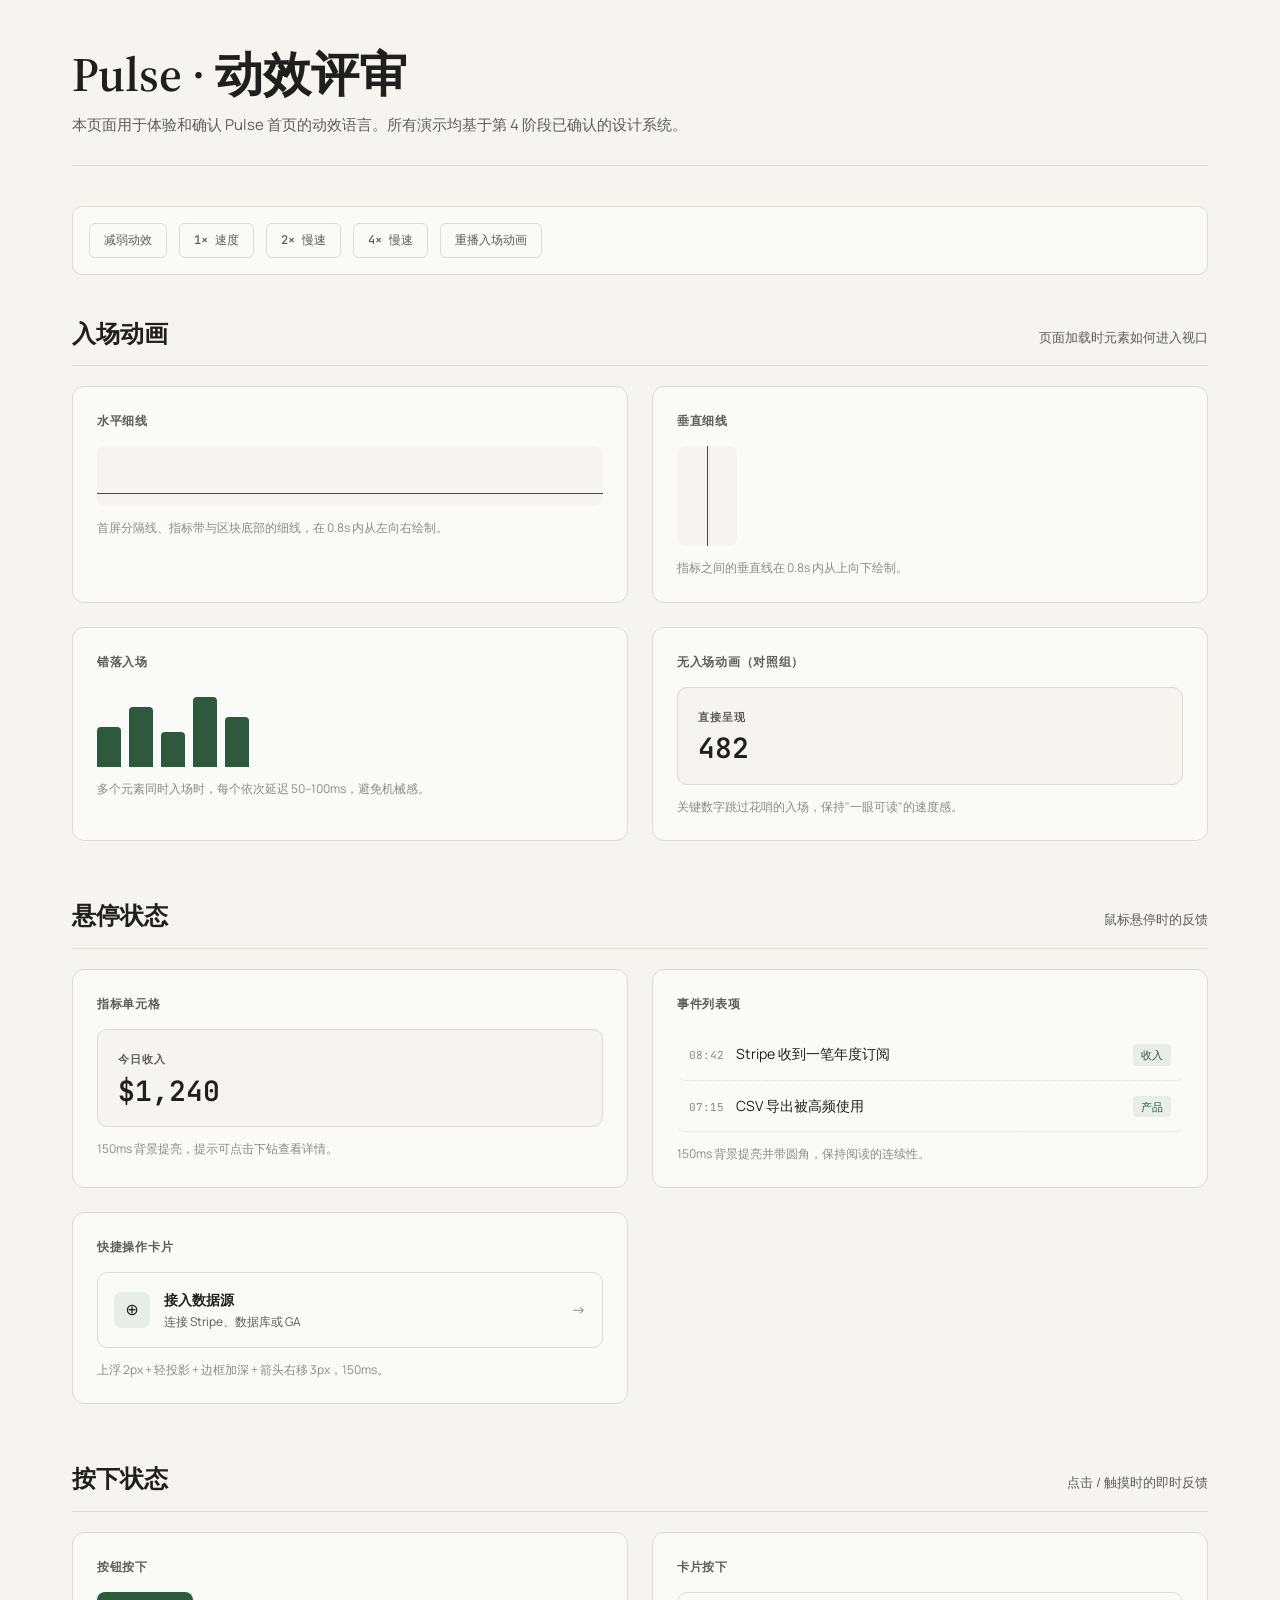
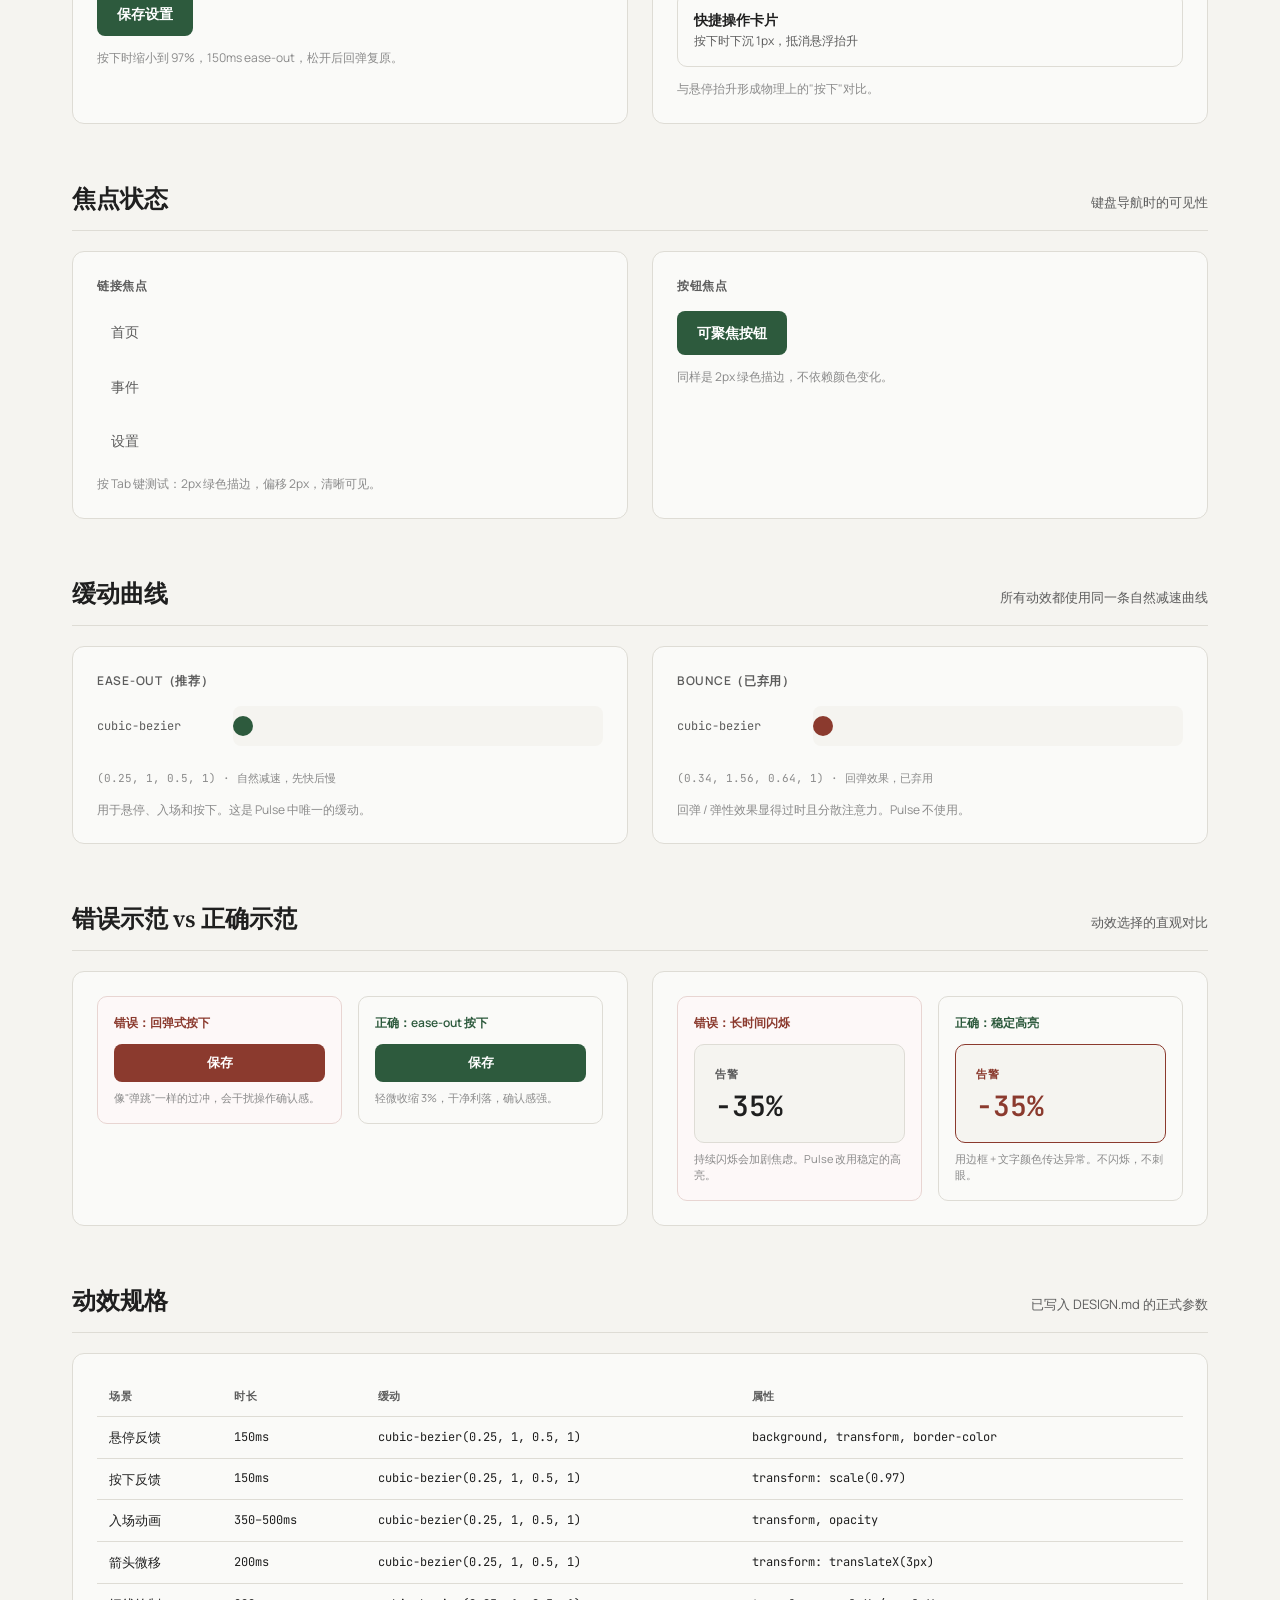
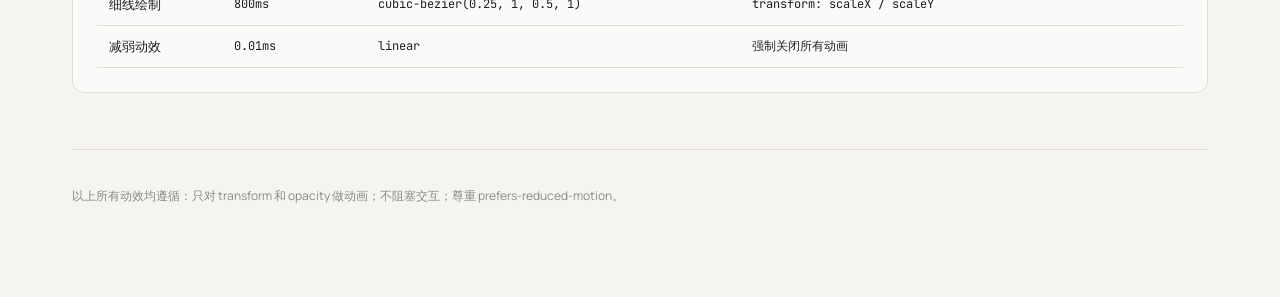
<file: docs/case/05-motion-review.html>
<!DOCTYPE html>
<html lang="zh-CN">
<head>
  <meta charset="UTF-8">
  <meta name="viewport" content="width=device-width, initial-scale=1.0">
  <title>Pulse · 第 5 阶段动效评审</title>
  <link rel="preconnect" href="https://fonts.googleapis.com">
  <link rel="preconnect" href="https://fonts.gstatic.com" crossorigin>
  <link href="https://fonts.googleapis.com/css2?family=JetBrains+Mono:wght@400;500;600&family=Manrope:wght@400;500;600;700&family=Source+Serif+4:opsz,wght@8..60,400;8..60,500;8..60,600;8..60,700&display=swap" rel="stylesheet">
  <style>
    :root {
      --bg-page: #F5F4F0;
      --text-primary: #1F1F1F;
      --text-secondary: #5C5C5C;
      --text-tertiary: #8A8A8A;
      --accent: #2D5A3D;
      --accent-hover: #234A30;
      --surface-card: #FAFAF8;
      --surface-hover: #F2F1EC;
      --border-subtle: #DEDCD5;
      --border-strong: #C8C6BF;
      --status-ok: #2D5A3D;
      --status-warn: #9A6B2B;
      --status-error: #8B3A2E;
      --badge-bg: #E8EDE9;

      --font-display: "Source Serif 4", Georgia, "Noto Serif SC", serif;
      --font-body: "Manrope", system-ui, "Noto Sans SC", "PingFang SC", sans-serif;
      --font-mono: "JetBrains Mono", "SF Mono", monospace;

      --ease-out: cubic-bezier(0.25, 1, 0.5, 1);
      --ease-out-quart: cubic-bezier(0.25, 1, 0.5, 1);
      --ease-bounce: cubic-bezier(0.34, 1.56, 0.64, 1);

      --duration-fast: 150ms;
      --duration-normal: 200ms;
      --duration-slow: 350ms;
      --duration-slower: 500ms;

      --speed-multiplier: 1;
    }

    * { box-sizing: border-box; }

    html {
      font-size: 16px;
      -webkit-font-smoothing: antialiased;
      -moz-osx-font-smoothing: grayscale;
    }

    body {
      margin: 0;
      font-family: var(--font-body);
      font-weight: 400;
      font-size: 15px;
      line-height: 1.6;
      color: var(--text-primary);
      background: var(--bg-page);
    }

    :focus-visible {
      outline: 2px solid var(--accent);
      outline-offset: 2px;
    }

    /* Reduce motion toggle */
    body.reduce-motion * {
      animation-duration: 0.01ms !important;
      animation-iteration-count: 1 !important;
      transition-duration: 0.01ms !important;
    }

    body.reduce-motion .rule-demo::after,
    body.reduce-motion .rule-demo-v::after {
      animation: none !important;
      transform: scaleX(1) !important;
    }

    /* Speed adjustment */
    body.slow-2x * {
      animation-duration: calc(0.01ms / var(--speed-multiplier)) !important;
      transition-duration: calc(0.01ms / var(--speed-multiplier)) !important;
    }

    .container {
      max-width: 1200px;
      margin: 0 auto;
      padding: 0 32px 80px;
    }

    /* Header */
    .review-header {
      padding: 48px 0 28px;
      border-bottom: 1px solid var(--border-subtle);
      margin-bottom: 40px;
    }

    .review-header h1 {
      font-family: var(--font-display);
      font-size: clamp(32px, 4vw, 48px);
      font-weight: 600;
      line-height: 1.1;
      margin: 0 0 12px;
    }

    .review-header p {
      margin: 0;
      color: var(--text-secondary);
      font-size: 15px;
      max-width: 680px;
    }

    /* Controls */
    .controls {
      display: flex;
      flex-wrap: wrap;
      gap: 12px;
      margin-bottom: 40px;
      padding: 16px;
      background: var(--surface-card);
      border: 1px solid var(--border-subtle);
      border-radius: 10px;
    }

    .control-btn {
      padding: 8px 14px;
      border-radius: 6px;
      font-family: var(--font-mono);
      font-size: 12px;
      font-weight: 500;
      color: var(--text-secondary);
      background: transparent;
      border: 1px solid var(--border-subtle);
      cursor: pointer;
      transition: all var(--duration-fast) var(--ease-out);
    }

    .control-btn:hover {
      color: var(--text-primary);
      border-color: var(--border-strong);
      background: var(--surface-hover);
    }

    .control-btn.active {
      color: #FFFFFF;
      background: var(--accent);
      border-color: var(--accent);
    }

    .control-btn.active:hover {
      background: var(--accent-hover);
    }

    /* Section */
    .motion-section {
      margin-bottom: 56px;
    }

    .section-header {
      display: flex;
      align-items: baseline;
      justify-content: space-between;
      margin-bottom: 20px;
      padding-bottom: 12px;
      border-bottom: 1px solid var(--border-subtle);
    }

    .section-title {
      font-family: var(--font-display);
      font-size: 24px;
      font-weight: 600;
      margin: 0;
    }

    .section-desc {
      font-size: 13px;
      color: var(--text-secondary);
    }

    /* Demo grid */
    .demo-grid {
      display: grid;
      grid-template-columns: repeat(2, 1fr);
      gap: 24px;
    }

    @media (max-width: 720px) {
      .demo-grid { grid-template-columns: 1fr; }
      .container { padding-left: 20px; padding-right: 20px; }
    }

    .demo-card {
      background: var(--surface-card);
      border: 1px solid var(--border-subtle);
      border-radius: 12px;
      padding: 24px;
    }

    .demo-label {
      font-size: 12px;
      font-weight: 600;
      text-transform: uppercase;
      letter-spacing: 0.06em;
      color: var(--text-secondary);
      margin-bottom: 16px;
    }

    .demo-hint {
      font-size: 12px;
      color: var(--text-tertiary);
      margin-top: 12px;
    }

    /* 1. Entrance animations - Rules Draw */
    .rule-demo {
      position: relative;
      height: 60px;
      background: var(--bg-page);
      border-radius: 8px;
      margin-bottom: 12px;
    }

    .rule-demo::after {
      content: "";
      position: absolute;
      left: 0;
      bottom: 12px;
      width: 100%;
      height: 1px;
      background: var(--accent);
      transform-origin: left;
      animation: ruleDrawH var(--duration-slower) var(--ease-out) infinite;
    }

    .rule-demo-v {
      position: relative;
      width: 60px;
      height: 100px;
      background: var(--bg-page);
      border-radius: 8px;
    }

    .rule-demo-v::after {
      content: "";
      position: absolute;
      top: 0;
      left: 50%;
      width: 1px;
      height: 100%;
      background: var(--accent);
      transform-origin: top;
      animation: ruleDrawV var(--duration-slower) var(--ease-out) infinite;
    }

    @keyframes ruleDrawH {
      from { transform: scaleX(0); }
      to { transform: scaleX(1); }
    }

    @keyframes ruleDrawV {
      from { transform: scaleY(0); }
      to { transform: scaleY(1); }
    }

    .stagger-demo {
      display: flex;
      gap: 8px;
      align-items: flex-end;
      height: 80px;
    }

    .stagger-bar {
      width: 24px;
      background: var(--accent);
      border-radius: 4px 4px 0 0;
      opacity: 0;
      animation: barGrow 0.6s var(--ease-out) forwards;
    }

    .stagger-bar:nth-child(1) { height: 40px; animation-delay: 0.05s; }
    .stagger-bar:nth-child(2) { height: 60px; animation-delay: 0.15s; }
    .stagger-bar:nth-child(3) { height: 35px; animation-delay: 0.25s; }
    .stagger-bar:nth-child(4) { height: 70px; animation-delay: 0.35s; }
    .stagger-bar:nth-child(5) { height: 50px; animation-delay: 0.45s; }

    @keyframes barGrow {
      from { opacity: 0; transform: scaleY(0); }
      to { opacity: 1; transform: scaleY(1); }
    }

    /* 2. Hover states */
    .hover-metric {
      background: var(--bg-page);
      border: 1px solid var(--border-subtle);
      border-radius: 10px;
      padding: 20px;
      transition: background var(--duration-fast) var(--ease-out);
      cursor: pointer;
    }

    .hover-metric:hover {
      background: var(--surface-hover);
    }

    .hover-metric-label {
      font-size: 11px;
      font-weight: 600;
      text-transform: uppercase;
      letter-spacing: 0.08em;
      color: var(--text-secondary);
      margin-bottom: 8px;
    }

    .hover-metric-value {
      font-family: var(--font-mono);
      font-size: 28px;
      font-weight: 600;
      line-height: 1.1;
    }

    .hover-event {
      display: grid;
      grid-template-columns: auto 1fr auto;
      gap: 12px;
      padding: 14px 12px;
      border-bottom: 1px dotted var(--border-subtle);
      border-radius: 8px;
      transition: background var(--duration-fast) var(--ease-out);
      cursor: pointer;
      align-items: baseline;
    }

    .hover-event:hover {
      background: var(--surface-hover);
    }

    .hover-event-time {
      font-family: var(--font-mono);
      font-size: 11px;
      color: var(--text-tertiary);
    }

    .hover-event-text {
      font-size: 14px;
      color: var(--text-primary);
    }

    .hover-event-tag {
      font-size: 11px;
      padding: 2px 8px;
      border-radius: 4px;
      background: var(--badge-bg);
      color: var(--accent);
    }

    .hover-card {
      display: flex;
      align-items: center;
      gap: 14px;
      padding: 16px;
      background: var(--surface-card);
      border: 1px solid var(--border-subtle);
      border-radius: 10px;
      cursor: pointer;
      transition: transform var(--duration-fast) var(--ease-out),
                  box-shadow var(--duration-fast) var(--ease-out),
                  border-color var(--duration-fast) var(--ease-out);
    }

    .hover-card:hover {
      transform: translateY(-2px);
      box-shadow: 0 4px 12px rgba(0, 0, 0, 0.05);
      border-color: var(--border-strong);
    }

    .hover-card:active {
      transform: translateY(0);
    }

    .hover-card-icon {
      width: 36px;
      height: 36px;
      border-radius: 8px;
      background: var(--badge-bg);
      display: flex;
      align-items: center;
      justify-content: center;
      font-size: 16px;
    }

    .hover-card-text {
      flex: 1;
    }

    .hover-card-title {
      font-size: 14px;
      font-weight: 600;
    }

    .hover-card-desc {
      font-size: 12px;
      color: var(--text-secondary);
    }

    .hover-card-arrow {
      color: var(--text-tertiary);
      transition: transform var(--duration-fast) var(--ease-out),
                  color var(--duration-fast) var(--ease-out);
    }

    .hover-card:hover .hover-card-arrow {
      transform: translateX(3px);
      color: var(--accent);
    }

    /* 3. Pressed states */
    .press-demo {
      display: flex;
      gap: 16px;
      align-items: center;
    }

    .press-btn {
      padding: 12px 20px;
      border-radius: 8px;
      font-family: var(--font-body);
      font-size: 14px;
      font-weight: 600;
      color: #FFFFFF;
      background: var(--accent);
      border: none;
      cursor: pointer;
      transition: transform var(--duration-fast) var(--ease-out),
                  background var(--duration-fast) var(--ease-out);
    }

    .press-btn:hover {
      background: var(--accent-hover);
    }

    .press-btn:active {
      transform: scale(0.97);
    }

    .press-card {
      flex: 1;
      padding: 16px;
      background: var(--surface-card);
      border: 1px solid var(--border-subtle);
      border-radius: 10px;
      cursor: pointer;
      transition: transform var(--duration-fast) var(--ease-out);
    }

    .press-card:active {
      transform: translateY(1px);
    }

    /* 4. Focus states */
    .focus-demo {
      display: flex;
      flex-direction: column;
      gap: 12px;
    }

    .focus-link {
      padding: 10px 14px;
      border-radius: 6px;
      color: var(--text-secondary);
      text-decoration: none;
      font-size: 14px;
      width: fit-content;
    }

    .focus-link:hover {
      color: var(--text-primary);
      background: var(--surface-hover);
    }

    /* 5. Easing curves */
    .easing-demo {
      display: flex;
      flex-direction: column;
      gap: 20px;
    }

    .easing-row {
      display: grid;
      grid-template-columns: 120px 1fr;
      gap: 16px;
      align-items: center;
    }

    .easing-name {
      font-family: var(--font-mono);
      font-size: 12px;
      color: var(--text-secondary);
    }

    .easing-track {
      height: 40px;
      background: var(--bg-page);
      border-radius: 8px;
      position: relative;
      overflow: hidden;
    }

    .easing-ball {
      position: absolute;
      top: 50%;
      left: 0;
      width: 20px;
      height: 20px;
      margin-top: -10px;
      border-radius: 50%;
      background: var(--accent);
      animation: slideAcross 1.2s var(--ease-out) infinite;
    }

    .easing-ball.bounce {
      animation-timing-function: var(--ease-bounce);
      background: var(--status-error);
    }

    @keyframes slideAcross {
      0% { transform: translateX(0); }
      50% { transform: translateX(calc(100% - 20px)); }
      100% { transform: translateX(0); }
    }

    .easing-curve {
      font-family: var(--font-mono);
      font-size: 11px;
      color: var(--text-tertiary);
      margin-top: 4px;
    }

    /* 6. Wrong vs right */
    .compare-grid {
      display: grid;
      grid-template-columns: 1fr 1fr;
      gap: 16px;
    }

    .compare-item {
      padding: 16px;
      border-radius: 10px;
      border: 1px solid var(--border-subtle);
    }

    .compare-item.wrong {
      background: #FDF8F8;
      border-color: #E8D5D2;
    }

    .compare-item.right {
      background: var(--surface-card);
    }

    .compare-label {
      font-size: 12px;
      font-weight: 600;
      margin-bottom: 12px;
    }

    .compare-item.wrong .compare-label { color: var(--status-error); }
    .compare-item.right .compare-label { color: var(--status-ok); }

    .compare-btn {
      padding: 10px 16px;
      border-radius: 8px;
      font-size: 13px;
      font-weight: 600;
      border: none;
      cursor: pointer;
      width: 100%;
      transition: transform var(--duration-fast) var(--ease-out);
    }

    .compare-btn.wrong {
      background: var(--status-error);
      color: #FFFFFF;
      transition-timing-function: var(--ease-bounce);
    }

    .compare-btn.wrong:active {
      transform: scale(0.9);
    }

    .compare-btn.right {
      background: var(--accent);
      color: #FFFFFF;
    }

    .compare-btn.right:active {
      transform: scale(0.97);
    }

    .compare-note {
      font-size: 11px;
      color: var(--text-tertiary);
      margin-top: 8px;
      line-height: 1.5;
    }

    /* Footer */
    .review-footer {
      margin-top: 48px;
      padding-top: 24px;
      border-top: 1px solid var(--border-subtle);
      font-size: 12px;
      color: var(--text-tertiary);
    }

    .spec-table {
      width: 100%;
      border-collapse: collapse;
      font-size: 13px;
    }

    .spec-table th,
    .spec-table td {
      padding: 10px 12px;
      text-align: left;
      border-bottom: 1px solid var(--border-subtle);
    }

    .spec-table th {
      font-family: var(--font-mono);
      font-size: 11px;
      font-weight: 600;
      text-transform: uppercase;
      letter-spacing: 0.05em;
      color: var(--text-secondary);
    }

    .spec-table td.mono {
      font-family: var(--font-mono);
      font-size: 12px;
    }
  </style>
</head>
<body>
  <div class="container">
    <header class="review-header">
      <h1>Pulse · 动效评审</h1>
      <p>本页面用于体验和确认 Pulse 首页的动效语言。所有演示均基于第 4 阶段已确认的设计系统。</p>
    </header>

    <div class="controls" role="toolbar" aria-label="动效控制">
      <button class="control-btn" id="toggle-motion">减弱动效</button>
      <button class="control-btn" id="speed-1x" data-speed="1">1× 速度</button>
      <button class="control-btn" id="speed-2x" data-speed="0.5">2× 慢速</button>
      <button class="control-btn" id="speed-4x" data-speed="0.25">4× 慢速</button>
      <button class="control-btn" id="replay-entrance">重播入场动画</button>
    </div>

    <!-- 1. Entrance animations -->
    <section class="motion-section">
      <header class="section-header">
        <h2 class="section-title">入场动画</h2>
        <span class="section-desc">页面加载时元素如何进入视口</span>
      </header>
      <div class="demo-grid">
        <div class="demo-card">
          <div class="demo-label">水平细线</div>
          <div class="rule-demo"></div>
          <div class="demo-hint">首屏分隔线、指标带与区块底部的细线，在 0.8s 内从左向右绘制。</div>
        </div>
        <div class="demo-card">
          <div class="demo-label">垂直细线</div>
          <div class="rule-demo-v"></div>
          <div class="demo-hint">指标之间的垂直线在 0.8s 内从上向下绘制。</div>
        </div>
        <div class="demo-card">
          <div class="demo-label">错落入场</div>
          <div class="stagger-demo">
            <div class="stagger-bar"></div>
            <div class="stagger-bar"></div>
            <div class="stagger-bar"></div>
            <div class="stagger-bar"></div>
            <div class="stagger-bar"></div>
          </div>
          <div class="demo-hint">多个元素同时入场时，每个依次延迟 50–100ms，避免机械感。</div>
        </div>
        <div class="demo-card">
          <div class="demo-label">无入场动画（对照组）</div>
          <div class="hover-metric">
            <div class="hover-metric-label">直接呈现</div>
            <div class="hover-metric-value">482</div>
          </div>
          <div class="demo-hint">关键数字跳过花哨的入场，保持"一眼可读"的速度感。</div>
        </div>
      </div>
    </section>

    <!-- 2. Hover states -->
    <section class="motion-section">
      <header class="section-header">
        <h2 class="section-title">悬停状态</h2>
        <span class="section-desc">鼠标悬停时的反馈</span>
      </header>
      <div class="demo-grid">
        <div class="demo-card">
          <div class="demo-label">指标单元格</div>
          <div class="hover-metric">
            <div class="hover-metric-label">今日收入</div>
            <div class="hover-metric-value">$1,240</div>
          </div>
          <div class="demo-hint">150ms 背景提亮，提示可点击下钻查看详情。</div>
        </div>
        <div class="demo-card">
          <div class="demo-label">事件列表项</div>
          <div>
            <div class="hover-event">
              <span class="hover-event-time">08:42</span>
              <span class="hover-event-text">Stripe 收到一笔年度订阅</span>
              <span class="hover-event-tag">收入</span>
            </div>
            <div class="hover-event">
              <span class="hover-event-time">07:15</span>
              <span class="hover-event-text">CSV 导出被高频使用</span>
              <span class="hover-event-tag">产品</span>
            </div>
          </div>
          <div class="demo-hint">150ms 背景提亮并带圆角，保持阅读的连续性。</div>
        </div>
        <div class="demo-card">
          <div class="demo-label">快捷操作卡片</div>
          <div class="hover-card">
            <div class="hover-card-icon">⊕</div>
            <div class="hover-card-text">
              <div class="hover-card-title">接入数据源</div>
              <div class="hover-card-desc">连接 Stripe、数据库或 GA</div>
            </div>
            <div class="hover-card-arrow">→</div>
          </div>
          <div class="demo-hint">上浮 2px + 轻投影 + 边框加深 + 箭头右移 3px，150ms。</div>
        </div>
      </div>
    </section>

    <!-- 3. Pressed states -->
    <section class="motion-section">
      <header class="section-header">
        <h2 class="section-title">按下状态</h2>
        <span class="section-desc">点击 / 触摸时的即时反馈</span>
      </header>
      <div class="demo-grid">
        <div class="demo-card">
          <div class="demo-label">按钮按下</div>
          <div class="press-demo">
            <button class="press-btn">保存设置</button>
          </div>
          <div class="demo-hint">按下时缩小到 97%，150ms ease-out，松开后回弹复原。</div>
        </div>
        <div class="demo-card">
          <div class="demo-label">卡片按下</div>
          <div class="press-card">
            <div class="hover-card-title">快捷操作卡片</div>
            <div class="hover-card-desc">按下时下沉 1px，抵消悬浮抬升</div>
          </div>
          <div class="demo-hint">与悬停抬升形成物理上的"按下"对比。</div>
        </div>
      </div>
    </section>

    <!-- 4. Focus states -->
    <section class="motion-section">
      <header class="section-header">
        <h2 class="section-title">焦点状态</h2>
        <span class="section-desc">键盘导航时的可见性</span>
      </header>
      <div class="demo-grid">
        <div class="demo-card">
          <div class="demo-label">链接焦点</div>
          <div class="focus-demo">
            <a href="#" class="focus-link">首页</a>
            <a href="#" class="focus-link">事件</a>
            <a href="#" class="focus-link">设置</a>
          </div>
          <div class="demo-hint">按 Tab 键测试：2px 绿色描边，偏移 2px，清晰可见。</div>
        </div>
        <div class="demo-card">
          <div class="demo-label">按钮焦点</div>
          <div class="press-demo">
            <button class="press-btn">可聚焦按钮</button>
          </div>
          <div class="demo-hint">同样是 2px 绿色描边，不依赖颜色变化。</div>
        </div>
      </div>
    </section>

    <!-- 5. Easing curves -->
    <section class="motion-section">
      <header class="section-header">
        <h2 class="section-title">缓动曲线</h2>
        <span class="section-desc">所有动效都使用同一条自然减速曲线</span>
      </header>
      <div class="demo-grid">
        <div class="demo-card">
          <div class="demo-label">ease-out（推荐）</div>
          <div class="easing-demo">
            <div class="easing-row">
              <span class="easing-name">cubic-bezier</span>
              <div class="easing-track">
                <div class="easing-ball"></div>
              </div>
            </div>
            <div class="easing-curve">(0.25, 1, 0.5, 1) · 自然减速，先快后慢</div>
          </div>
          <div class="demo-hint">用于悬停、入场和按下。这是 Pulse 中唯一的缓动。</div>
        </div>
        <div class="demo-card">
          <div class="demo-label">bounce（已弃用）</div>
          <div class="easing-demo">
            <div class="easing-row">
              <span class="easing-name">cubic-bezier</span>
              <div class="easing-track">
                <div class="easing-ball bounce"></div>
              </div>
            </div>
            <div class="easing-curve">(0.34, 1.56, 0.64, 1) · 回弹效果，已弃用</div>
          </div>
          <div class="demo-hint">回弹 / 弹性效果显得过时且分散注意力。Pulse 不使用。</div>
        </div>
      </div>
    </section>

    <!-- 6. Wrong vs right -->
    <section class="motion-section">
      <header class="section-header">
        <h2 class="section-title">错误示范 vs 正确示范</h2>
        <span class="section-desc">动效选择的直观对比</span>
      </header>
      <div class="demo-grid">
        <div class="demo-card">
          <div class="compare-grid">
            <div class="compare-item wrong">
              <div class="compare-label">错误：回弹式按下</div>
              <button class="compare-btn wrong">保存</button>
              <div class="compare-note">像"弹跳"一样的过冲，会干扰操作确认感。</div>
            </div>
            <div class="compare-item right">
              <div class="compare-label">正确：ease-out 按下</div>
              <button class="compare-btn right">保存</button>
              <div class="compare-note">轻微收缩 3%，干净利落，确认感强。</div>
            </div>
          </div>
        </div>
        <div class="demo-card">
          <div class="compare-grid">
            <div class="compare-item wrong">
              <div class="compare-label">错误：长时间闪烁</div>
              <div class="hover-metric" style="animation: none;">
                <div class="hover-metric-label">告警</div>
                <div class="hover-metric-value">-35%</div>
              </div>
              <div class="compare-note">持续闪烁会加剧焦虑。Pulse 改用稳定的高亮。</div>
            </div>
            <div class="compare-item right">
              <div class="compare-label">正确：稳定高亮</div>
              <div class="hover-metric" style="border-color: var(--status-error);">
                <div class="hover-metric-label" style="color: var(--status-error);">告警</div>
                <div class="hover-metric-value" style="color: var(--status-error);">-35%</div>
              </div>
              <div class="compare-note">用边框 + 文字颜色传达异常。不闪烁，不刺眼。</div>
            </div>
          </div>
        </div>
      </div>
    </section>

    <!-- 7. Motion spec table -->
    <section class="motion-section">
      <header class="section-header">
        <h2 class="section-title">动效规格</h2>
        <span class="section-desc">已写入 DESIGN.md 的正式参数</span>
      </header>
      <div class="demo-card">
        <table class="spec-table">
          <thead>
            <tr>
              <th>场景</th>
              <th>时长</th>
              <th>缓动</th>
              <th>属性</th>
            </tr>
          </thead>
          <tbody>
            <tr>
              <td>悬停反馈</td>
              <td class="mono">150ms</td>
              <td class="mono">cubic-bezier(0.25, 1, 0.5, 1)</td>
              <td class="mono">background, transform, border-color</td>
            </tr>
            <tr>
              <td>按下反馈</td>
              <td class="mono">150ms</td>
              <td class="mono">cubic-bezier(0.25, 1, 0.5, 1)</td>
              <td class="mono">transform: scale(0.97)</td>
            </tr>
            <tr>
              <td>入场动画</td>
              <td class="mono">350–500ms</td>
              <td class="mono">cubic-bezier(0.25, 1, 0.5, 1)</td>
              <td class="mono">transform, opacity</td>
            </tr>
            <tr>
              <td>箭头微移</td>
              <td class="mono">200ms</td>
              <td class="mono">cubic-bezier(0.25, 1, 0.5, 1)</td>
              <td class="mono">transform: translateX(3px)</td>
            </tr>
            <tr>
              <td>细线绘制</td>
              <td class="mono">800ms</td>
              <td class="mono">cubic-bezier(0.25, 1, 0.5, 1)</td>
              <td class="mono">transform: scaleX / scaleY</td>
            </tr>
            <tr>
              <td>减弱动效</td>
              <td class="mono">0.01ms</td>
              <td class="mono">linear</td>
              <td class="mono">强制关闭所有动画</td>
            </tr>
          </tbody>
        </table>
      </div>
    </section>

    <footer class="review-footer">
      <p>以上所有动效均遵循：只对 transform 和 opacity 做动画；不阻塞交互；尊重 prefers-reduced-motion。</p>
    </footer>
  </div>

  <script>
    // Reduce motion toggle
    const motionBtn = document.getElementById('toggle-motion');
    motionBtn.addEventListener('click', () => {
      document.body.classList.toggle('reduce-motion');
      motionBtn.classList.toggle('active');
      motionBtn.textContent = document.body.classList.contains('reduce-motion') ? '恢复动效' : '减弱动效';
    });

    // Speed control
    const speedBtns = document.querySelectorAll('[data-speed]');
    speedBtns.forEach(btn => {
      btn.addEventListener('click', () => {
        speedBtns.forEach(b => b.classList.remove('active'));
        btn.classList.add('active');
        document.body.style.setProperty('--speed-multiplier', btn.dataset.speed);
        // Retrigger animation
        document.querySelectorAll('.stagger-bar, .easing-ball').forEach(el => {
          el.style.animation = 'none';
          el.offsetHeight;
          el.style.animation = '';
        });
      });
    });

    // Replay entrance
    document.getElementById('replay-entrance').addEventListener('click', () => {
      document.querySelectorAll('.stagger-bar, .rule-demo, .rule-demo-v').forEach(el => {
        el.style.animation = 'none';
        el.offsetHeight;
        el.style.animation = '';
      });
    });
  </script>
</body>
</html>
</file>
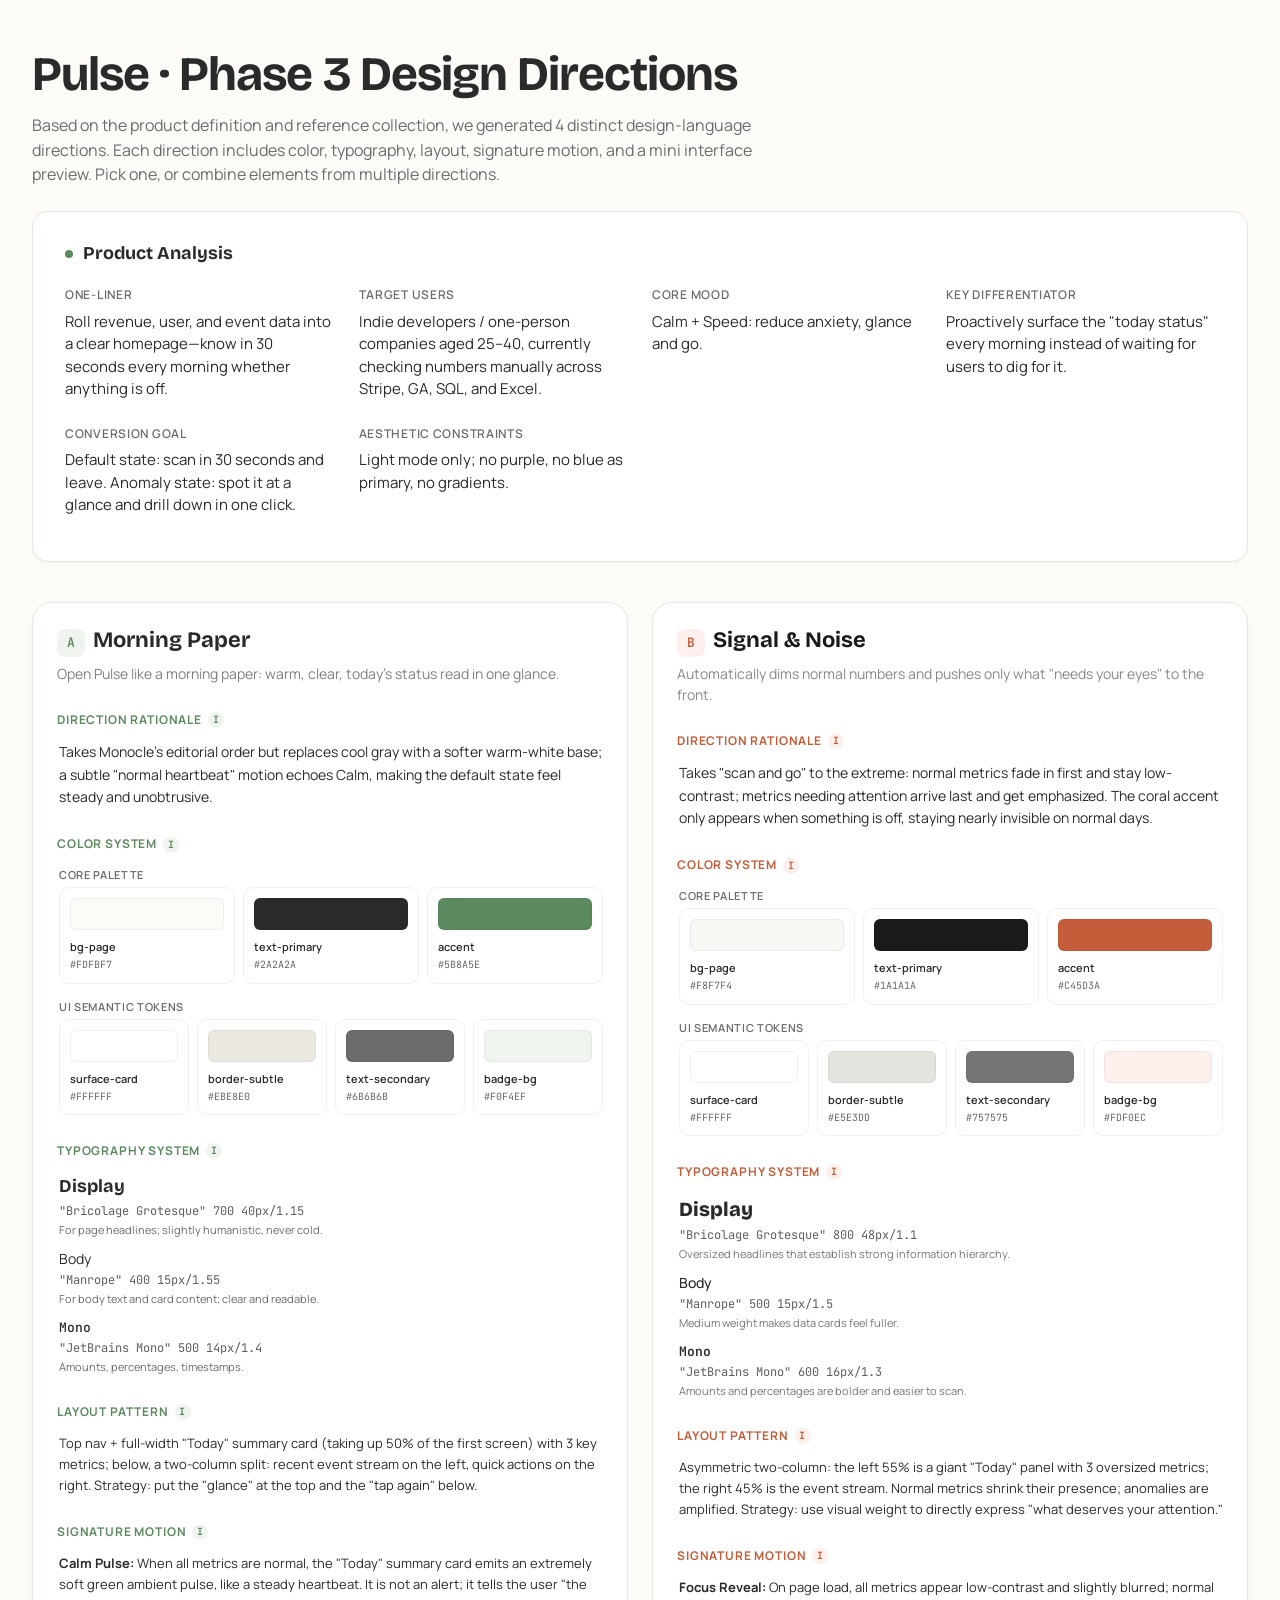
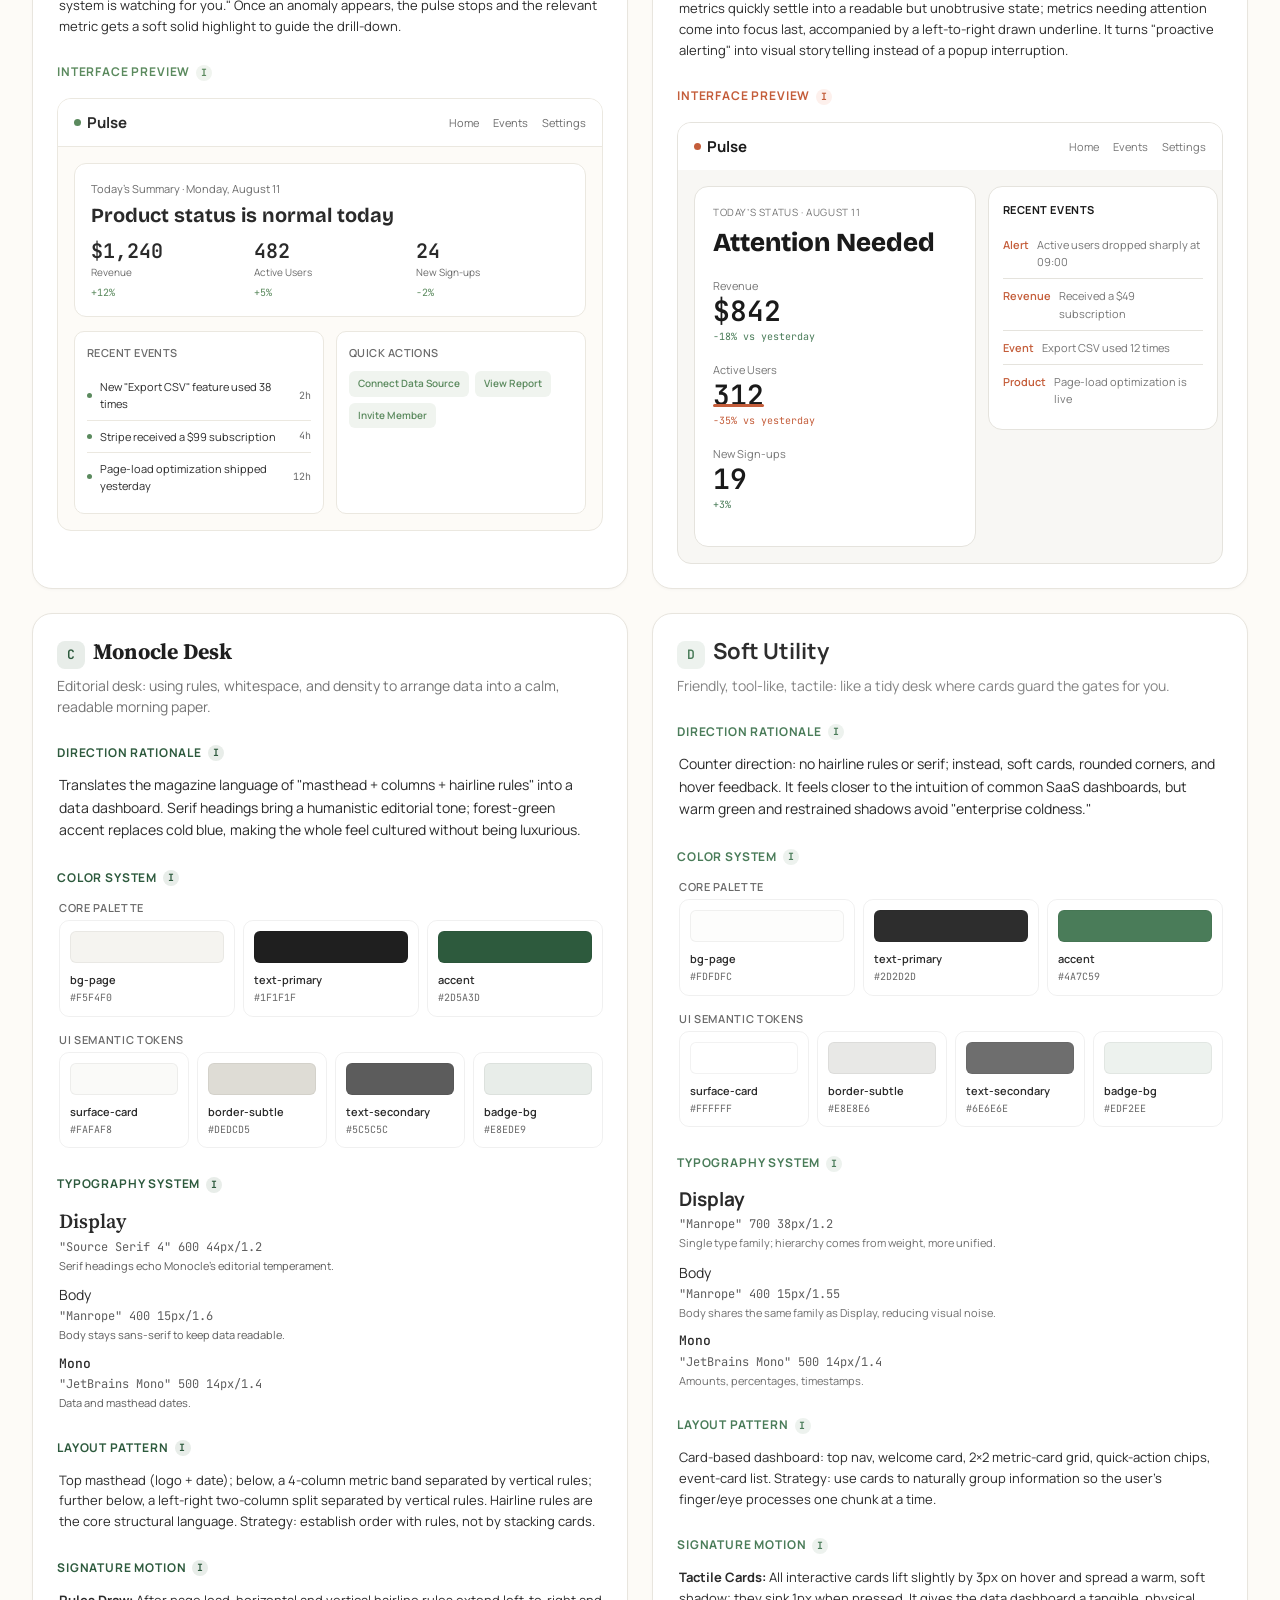
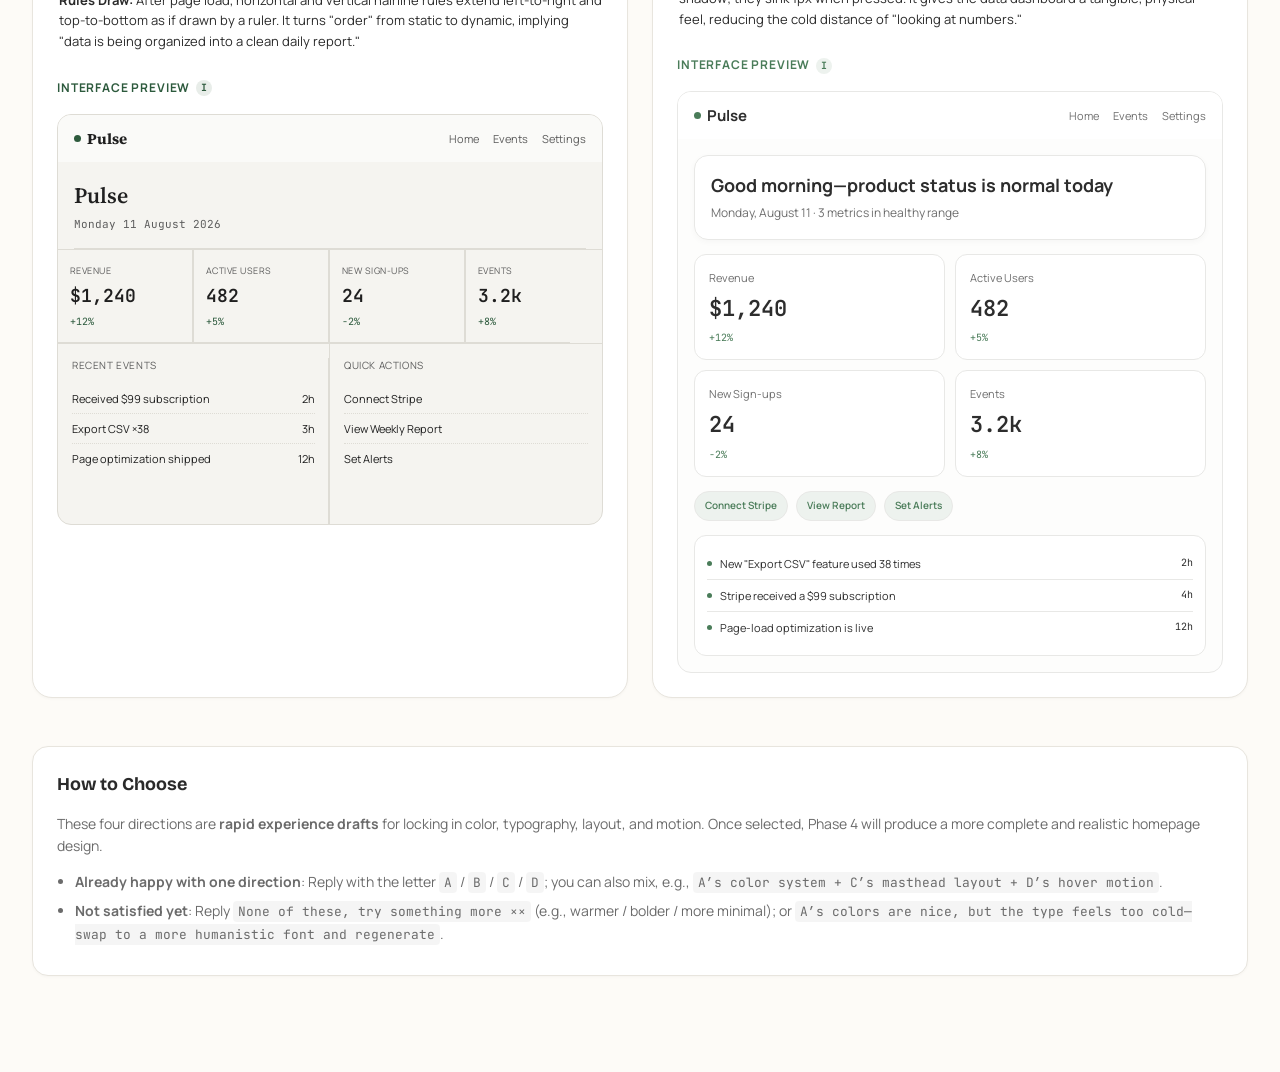
<file: docs/en/case/03-directions.html>
<!DOCTYPE html>
<html lang="en">
<head>
  <meta charset="UTF-8">
  <meta name="viewport" content="width=device-width, initial-scale=1.0">
  <title>Pulse · Phase 3 Design Directions</title>
  <link rel="preconnect" href="https://fonts.googleapis.com">
  <link rel="preconnect" href="https://fonts.gstatic.com" crossorigin>
  <link href="https://fonts.googleapis.com/css2?family=Bricolage+Grotesque:opsz,wght@12..96,400;12..96,500;12..96,600;12..96,700;12..96,800&family=Manrope:wght@400;500;600;700&family=JetBrains+Mono:wght@400;500;600&family=Source+Serif+4:opsz,wght@8..60,400;8..60,500;8..60,600;8..60,700&display=swap" rel="stylesheet">
  <style>
    :root {
      --page-bg: #FDFBF7;
      --page-text: #2A2A2A;
      --page-muted: #6B6B6B;
      --page-border: #E8E5DE;
      --accent: #5B8A5E;
    }

    * { box-sizing: border-box; }

    body {
      margin: 0;
      font-family: "Manrope", system-ui, sans-serif;
      background: var(--page-bg);
      color: var(--page-text);
      line-height: 1.55;
      -webkit-font-smoothing: antialiased;
    }

    .page-header {
      padding: 48px 32px 24px;
      max-width: 1440px;
      margin: 0 auto;
    }

    .page-header h1 {
      font-family: "Bricolage Grotesque", sans-serif;
      font-size: clamp(32px, 4vw, 48px);
      font-weight: 700;
      line-height: 1.1;
      margin: 0 0 12px;
      letter-spacing: -0.02em;
    }

    .page-header p {
      margin: 0;
      color: var(--page-muted);
      font-size: 16px;
      max-width: 720px;
    }

    main {
      max-width: 1440px;
      margin: 0 auto;
      padding: 0 32px 96px;
    }

    /* Product analysis card */
    .product-analysis {
      background: #FFFFFF;
      border: 1px solid var(--page-border);
      border-radius: 16px;
      padding: 28px 32px;
      margin-bottom: 40px;
      box-shadow: 0 1px 2px rgba(0,0,0,0.03);
    }

    .product-analysis h2 {
      font-family: "Bricolage Grotesque", sans-serif;
      font-size: 18px;
      font-weight: 700;
      margin: 0 0 18px;
      display: flex;
      align-items: center;
      gap: 10px;
    }

    .product-analysis h2::before {
      content: "";
      display: inline-block;
      width: 8px;
      height: 8px;
      border-radius: 50%;
      background: var(--accent);
    }

    .analysis-grid {
      display: grid;
      grid-template-columns: repeat(auto-fit, minmax(220px, 1fr));
      gap: 24px;
    }

    .analysis-item dt {
      font-size: 12px;
      font-weight: 600;
      text-transform: uppercase;
      letter-spacing: 0.06em;
      color: var(--page-muted);
      margin-bottom: 6px;
    }

    .analysis-item dd {
      margin: 0;
      font-size: 15px;
      line-height: 1.5;
    }

    /* Directions grid */
    .directions-grid {
      display: grid;
      grid-template-columns: repeat(2, 1fr);
      gap: 24px;
    }

    @media (max-width: 720px) {
      .directions-grid { grid-template-columns: 1fr; }
      main, .page-header { padding-left: 20px; padding-right: 20px; }
    }

    .direction-card {
      background: #FFFFFF;
      border: 1px solid var(--page-border);
      border-radius: 20px;
      padding: 24px;
      display: flex;
      flex-direction: column;
      gap: 22px;
      box-shadow: 0 1px 3px rgba(0,0,0,0.03);
    }

    .direction-letter {
      display: inline-flex;
      align-items: center;
      justify-content: center;
      width: 28px;
      height: 28px;
      border-radius: 8px;
      font-family: "JetBrains Mono", monospace;
      font-size: 13px;
      font-weight: 600;
      margin-right: 8px;
    }

    .direction-header h3 {
      font-size: 22px;
      font-weight: 700;
      margin: 0 0 6px;
      line-height: 1.2;
    }

    .direction-header .pitch {
      font-size: 14px;
      line-height: 1.5;
      margin: 0;
      opacity: 0.85;
    }

    .section-title {
      font-size: 12px;
      font-weight: 700;
      text-transform: uppercase;
      letter-spacing: 0.07em;
      margin: 0 0 12px;
      display: inline-flex;
      align-items: center;
      gap: 6px;
      position: relative;
    }

    .info-badge {
      width: 16px;
      height: 16px;
      border-radius: 50%;
      display: inline-flex;
      align-items: center;
      justify-content: center;
      font-size: 10px;
      font-weight: 700;
      cursor: help;
      font-family: "JetBrains Mono", monospace;
      line-height: 1;
    }

    .tooltip {
      position: absolute;
      bottom: 100%;
      left: 0;
      margin-bottom: 8px;
      padding: 10px 12px;
      border-radius: 8px;
      font-size: 12px;
      font-weight: 400;
      text-transform: none;
      letter-spacing: normal;
      line-height: 1.5;
      white-space: normal;
      width: 240px;
      opacity: 0;
      visibility: hidden;
      transform: translateY(4px);
      transition: opacity 0.2s ease, transform 0.2s ease;
      z-index: 10;
      box-shadow: 0 4px 12px rgba(0,0,0,0.08);
    }

    .info-badge:hover + .tooltip,
    .info-badge:focus + .tooltip {
      opacity: 1;
      visibility: visible;
      transform: translateY(0);
    }

    .section-body {
      padding-left: 2px;
    }

    .rationale {
      font-size: 14px;
      line-height: 1.6;
      margin: 0;
    }

    .color-layers {
      display: flex;
      flex-direction: column;
      gap: 14px;
    }

    .layer-label {
      font-size: 11px;
      font-weight: 600;
      text-transform: uppercase;
      letter-spacing: 0.06em;
      opacity: 0.7;
      margin-bottom: 4px;
    }

    .swatch-row {
      display: flex;
      flex-wrap: wrap;
      gap: 8px;
    }

    .swatch {
      flex: 1;
      min-width: 72px;
      border-radius: 10px;
      padding: 10px;
      border: 1px solid rgba(0,0,0,0.06);
    }

    .swatch-color {
      height: 32px;
      border-radius: 6px;
      margin-bottom: 8px;
      border: 1px solid rgba(0,0,0,0.05);
    }

    .swatch-name {
      font-size: 11px;
      font-weight: 600;
      margin-bottom: 2px;
    }

    .swatch-token {
      font-family: "JetBrains Mono", monospace;
      font-size: 10px;
      opacity: 0.7;
    }

    .typography-list {
      display: flex;
      flex-direction: column;
      gap: 10px;
      font-size: 13px;
      line-height: 1.5;
    }

    .type-row {
      display: flex;
      flex-direction: column;
      gap: 2px;
    }

    .type-spec {
      font-family: "JetBrains Mono", monospace;
      font-size: 12px;
      opacity: 0.75;
    }

    .layout-desc {
      font-size: 13px;
      line-height: 1.6;
      margin: 0;
    }

    .signature-text {
      font-size: 13px;
      line-height: 1.6;
      margin: 0;
    }

    .mockup-frame {
      border-radius: 14px;
      border: 1px solid;
      overflow: hidden;
      margin-top: 4px;
      min-height: 320px;
    }

    /* Direction A: Morning Paper */
    .direction-a {
      --a-bg: #FDFBF7;
      --a-text: #2A2A2A;
      --a-text-secondary: #6B6B6B;
      --a-accent: #5B8A5E;
      --a-card: #FFFFFF;
      --a-border: #EBE8E0;
      --a-ok: #5B8A5E;
      --a-warn: #C4893A;
      --a-error: #B84A39;
      --a-badge: #F0F4EF;
    }

    .direction-a .direction-letter { background: var(--a-badge); color: var(--a-accent); }
    .direction-a .direction-header h3 { font-family: "Bricolage Grotesque", sans-serif; color: var(--a-text); }
    .direction-a .pitch { color: var(--a-text-secondary); }
    .direction-a .section-title { color: var(--a-accent); }
    .direction-a .info-badge { background: var(--a-badge); color: var(--a-accent); }
    .direction-a .tooltip { background: var(--a-card); color: var(--a-text); border: 1px solid var(--a-border); }

    .direction-a .mockup-frame {
      background: var(--a-bg);
      border-color: var(--a-border);
      font-family: "Manrope", sans-serif;
      color: var(--a-text);
    }

    .mockup-nav {
      display: flex;
      align-items: center;
      justify-content: space-between;
      padding: 12px 16px;
      border-bottom: 1px solid var(--a-border);
      background: var(--a-card);
    }

    .mockup-logo {
      font-weight: 700;
      font-size: 15px;
      display: flex;
      align-items: center;
      gap: 6px;
    }

    .mockup-logo::before {
      content: "";
      width: 7px;
      height: 7px;
      border-radius: 50%;
      background: var(--a-accent);
    }

    .mockup-nav-links {
      display: flex;
      gap: 14px;
      font-size: 11px;
      color: var(--a-text-secondary);
    }

    .mockup-body {
      padding: 16px;
    }

    .mockup-summary {
      background: var(--a-card);
      border: 1px solid var(--a-border);
      border-radius: 12px;
      padding: 16px;
      margin-bottom: 14px;
      position: relative;
      overflow: hidden;
    }

    .direction-a .mockup-summary::after {
      content: "";
      position: absolute;
      inset: 0;
      border-radius: 12px;
      box-shadow: 0 0 0 0 rgba(91, 138, 94, 0);
      animation: calmPulse 4s ease-in-out infinite;
      pointer-events: none;
    }

    @keyframes calmPulse {
      0%, 100% { box-shadow: 0 0 0 0 rgba(91, 138, 94, 0); }
      50% { box-shadow: 0 0 28px 2px rgba(91, 138, 94, 0.08); }
    }

    .mockup-date {
      font-size: 11px;
      color: var(--a-text-secondary);
      margin-bottom: 6px;
    }

    .mockup-headline {
      font-family: "Bricolage Grotesque", sans-serif;
      font-size: 20px;
      font-weight: 700;
      margin-bottom: 14px;
      line-height: 1.2;
    }

    .mockup-metrics {
      display: grid;
      grid-template-columns: repeat(3, 1fr);
      gap: 10px;
    }

    .mockup-metric {
      display: flex;
      flex-direction: column;
      gap: 4px;
    }

    .mockup-metric-value {
      font-family: "JetBrains Mono", monospace;
      font-size: 20px;
      font-weight: 600;
      line-height: 1;
    }

    .mockup-metric-label {
      font-size: 10px;
      color: var(--a-text-secondary);
    }

    .mockup-metric-change {
      font-size: 10px;
      font-family: "JetBrains Mono", monospace;
      color: var(--a-ok);
    }

    .mockup-row {
      display: grid;
      grid-template-columns: 1fr 1fr;
      gap: 12px;
    }

    .mockup-card {
      background: var(--a-card);
      border: 1px solid var(--a-border);
      border-radius: 10px;
      padding: 12px;
    }

    .mockup-card-title {
      font-size: 11px;
      font-weight: 600;
      color: var(--a-text-secondary);
      margin-bottom: 10px;
      text-transform: uppercase;
      letter-spacing: 0.04em;
    }

    .mockup-event {
      display: flex;
      align-items: center;
      gap: 8px;
      padding: 7px 0;
      border-bottom: 1px solid var(--a-border);
      font-size: 11px;
    }

    .mockup-event:last-child { border-bottom: none; }

    .mockup-event-dot {
      width: 5px;
      height: 5px;
      border-radius: 50%;
      background: var(--a-accent);
      flex-shrink: 0;
    }

    .mockup-event-text { flex: 1; }
    .mockup-event-time { color: var(--a-text-secondary); font-family: "JetBrains Mono", monospace; font-size: 10px; }

    .mockup-actions {
      display: flex;
      flex-wrap: wrap;
      gap: 6px;
    }

    .mockup-chip {
      padding: 5px 9px;
      border-radius: 6px;
      background: var(--a-badge);
      color: var(--a-accent);
      font-size: 10px;
      font-weight: 600;
    }

    /* Direction B: Signal & Noise */
    .direction-b {
      --b-bg: #F8F7F4;
      --b-text: #1A1A1A;
      --b-text-secondary: #757575;
      --b-accent: #C45D3A;
      --b-card: #FFFFFF;
      --b-border: #E5E3DD;
      --b-ok: #4A7C59;
      --b-warn: #C4893A;
      --b-error: #C45D3A;
      --b-badge: #FDF0EC;
      --b-muted: #BFBDB6;
    }

    .direction-b .direction-letter { background: var(--b-badge); color: var(--b-accent); }
    .direction-b .direction-header h3 { font-family: "Bricolage Grotesque", sans-serif; color: var(--b-text); }
    .direction-b .pitch { color: var(--b-text-secondary); }
    .direction-b .section-title { color: var(--b-accent); }
    .direction-b .info-badge { background: var(--b-badge); color: var(--b-accent); }
    .direction-b .tooltip { background: var(--b-card); color: var(--b-text); border: 1px solid var(--b-border); }

    .direction-b .mockup-frame {
      background: var(--b-bg);
      border-color: var(--b-border);
      font-family: "Manrope", sans-serif;
      color: var(--b-text);
    }

    .direction-b .mockup-nav {
      background: var(--b-card);
      border-color: var(--b-border);
    }

    .direction-b .mockup-logo::before { background: var(--b-accent); }
    .direction-b .mockup-nav-links { color: var(--b-text-secondary); }

    .direction-b .mockup-body { padding: 16px; }

    .direction-b .mockup-row-b {
      display: grid;
      grid-template-columns: 55% 45%;
      gap: 12px;
      align-items: start;
    }

    .direction-b .focus-panel {
      background: var(--b-card);
      border: 1px solid var(--b-border);
      border-radius: 14px;
      padding: 18px;
    }

    .direction-b .focus-date {
      font-size: 10px;
      color: var(--b-text-secondary);
      text-transform: uppercase;
      letter-spacing: 0.06em;
      margin-bottom: 8px;
    }

    .direction-b .focus-headline {
      font-family: "Bricolage Grotesque", sans-serif;
      font-size: 26px;
      font-weight: 800;
      line-height: 1.1;
      margin-bottom: 20px;
    }

    .direction-b .focus-metric {
      margin-bottom: 16px;
      opacity: 0.55;
      animation: focusReveal 1.4s ease-out 0.4s forwards;
    }

    .direction-b .focus-metric.attention {
      opacity: 1;
      animation: focusReveal 1.4s ease-out 0.9s forwards;
    }

    .direction-b .focus-metric-value {
      font-family: "JetBrains Mono", monospace;
      font-size: 28px;
      font-weight: 600;
      line-height: 1;
      margin-bottom: 4px;
      position: relative;
      display: inline-block;
    }

    .direction-b .focus-metric.attention .focus-metric-value::after {
      content: "";
      position: absolute;
      left: 0;
      bottom: 2px;
      width: 0;
      height: 3px;
      background: var(--b-accent);
      border-radius: 2px;
      animation: drawUnderline 0.7s ease-out 1.5s forwards;
    }

    @keyframes focusReveal {
      from { opacity: 0.35; filter: blur(1px); }
      to { opacity: 1; filter: blur(0); }
    }

    @keyframes drawUnderline {
      to { width: 100%; }
    }

    .direction-b .focus-metric-label {
      font-size: 11px;
      color: var(--b-text-secondary);
      margin-bottom: 3px;
    }

    .direction-b .focus-metric-change {
      font-size: 10px;
      font-family: "JetBrains Mono", monospace;
    }

    .direction-b .focus-metric.attention .focus-metric-change { color: var(--b-accent); }
    .direction-b .focus-metric:not(.attention) .focus-metric-change { color: var(--b-ok); }

    .direction-b .feed-panel {
      background: var(--b-card);
      border: 1px solid var(--b-border);
      border-radius: 14px;
      padding: 14px;
    }

    .direction-b .feed-title {
      font-size: 11px;
      font-weight: 700;
      text-transform: uppercase;
      letter-spacing: 0.05em;
      margin-bottom: 10px;
    }

    .direction-b .feed-event {
      padding: 8px 0;
      border-bottom: 1px solid var(--b-border);
      font-size: 11px;
      display: flex;
      gap: 8px;
    }

    .direction-b .feed-event:last-child { border-bottom: none; }
    .direction-b .feed-event-tag { color: var(--b-accent); font-weight: 600; flex-shrink: 0; }
    .direction-b .feed-event-text { color: var(--b-text-secondary); }

    /* Direction C: Monocle Desk */
    .direction-c {
      --c-bg: #F5F4F0;
      --c-text: #1F1F1F;
      --c-text-secondary: #5C5C5C;
      --c-accent: #2D5A3D;
      --c-card: #FAFAF8;
      --c-border: #DEDCD5;
      --c-ok: #2D5A3D;
      --c-warn: #9A6B2B;
      --c-error: #8B3A2E;
      --c-badge: #E8EDE9;
    }

    .direction-c .direction-letter { background: var(--c-badge); color: var(--c-accent); }
    .direction-c .direction-header h3 { font-family: "Source Serif 4", serif; color: var(--c-text); }
    .direction-c .pitch { color: var(--c-text-secondary); }
    .direction-c .section-title { color: var(--c-accent); }
    .direction-c .info-badge { background: var(--c-badge); color: var(--c-accent); }
    .direction-c .tooltip { background: var(--c-card); color: var(--c-text); border: 1px solid var(--c-border); }

    .direction-c .mockup-frame {
      background: var(--c-bg);
      border-color: var(--c-border);
      font-family: "Manrope", sans-serif;
      color: var(--c-text);
    }

    .direction-c .mockup-nav {
      background: var(--c-card);
      border-color: var(--c-border);
    }

    .direction-c .mockup-logo { font-family: "Source Serif 4", serif; }
    .direction-c .mockup-logo::before { background: var(--c-accent); }
    .direction-c .mockup-nav-links { color: var(--c-text-secondary); }

    .direction-c .masthead {
      padding: 16px;
      border-bottom: 1px solid var(--c-border);
      position: relative;
    }

    .direction-c .masthead::after {
      content: "";
      position: absolute;
      left: 16px;
      right: 16px;
      bottom: 0;
      height: 1px;
      background: var(--c-border);
      width: 0;
      animation: ruleDraw 0.8s ease-out 0.2s forwards;
    }

    @keyframes ruleDraw {
      to { width: calc(100% - 32px); }
    }

    .direction-c .masthead-title {
      font-family: "Source Serif 4", serif;
      font-size: 22px;
      font-weight: 600;
      margin-bottom: 4px;
    }

    .direction-c .masthead-date {
      font-size: 11px;
      color: var(--c-text-secondary);
      font-family: "JetBrains Mono", monospace;
    }

    .direction-c .metric-band {
      display: grid;
      grid-template-columns: repeat(4, 1fr);
      border-bottom: 1px solid var(--c-border);
      position: relative;
    }

    .direction-c .metric-band::after {
      content: "";
      position: absolute;
      left: 0;
      bottom: 0;
      height: 1px;
      background: var(--c-border);
      width: 0;
      animation: ruleDraw 0.8s ease-out 0.6s forwards;
    }

    .direction-c .band-metric {
      padding: 14px 12px;
      border-right: 1px solid var(--c-border);
      position: relative;
    }

    .direction-c .band-metric::after {
      content: "";
      position: absolute;
      right: 0;
      top: 0;
      width: 1px;
      height: 0;
      background: var(--c-border);
      animation: ruleDrawV 0.6s ease-out 1s forwards;
    }

    @keyframes ruleDrawV {
      to { height: 100%; }
    }

    .direction-c .band-metric:last-child { border-right: none; }
    .direction-c .band-metric:last-child::after { display: none; }

    .direction-c .band-value {
      font-family: "JetBrains Mono", monospace;
      font-size: 18px;
      font-weight: 600;
      margin-bottom: 4px;
    }

    .direction-c .band-label {
      font-size: 9px;
      text-transform: uppercase;
      letter-spacing: 0.05em;
      color: var(--c-text-secondary);
      margin-bottom: 4px;
    }

    .direction-c .band-change {
      font-size: 10px;
      font-family: "JetBrains Mono", monospace;
      color: var(--c-ok);
    }

    .direction-c .c-body {
      display: grid;
      grid-template-columns: 1fr 1fr;
      gap: 0;
      min-height: 180px;
    }

    .direction-c .c-column {
      padding: 14px;
      border-right: 1px solid var(--c-border);
      position: relative;
    }

    .direction-c .c-column::after {
      content: "";
      position: absolute;
      right: 0;
      top: 14px;
      bottom: 14px;
      width: 1px;
      height: 0;
      background: var(--c-border);
      animation: ruleDrawV 0.6s ease-out 1.2s forwards;
    }

    .direction-c .c-column:last-child { border-right: none; }
    .direction-c .c-column:last-child::after { display: none; }

    .direction-c .c-col-title {
      font-size: 10px;
      text-transform: uppercase;
      letter-spacing: 0.06em;
      color: var(--c-text-secondary);
      margin-bottom: 10px;
    }

    .direction-c .c-event {
      font-size: 11px;
      padding: 6px 0;
      border-bottom: 1px dotted var(--c-border);
      display: flex;
      justify-content: space-between;
    }

    .direction-c .c-event:last-child { border-bottom: none; }

    /* Direction D: Soft Utility */
    .direction-d {
      --d-bg: #FDFDFC;
      --d-text: #2D2D2D;
      --d-text-secondary: #6E6E6E;
      --d-accent: #4A7C59;
      --d-card: #FFFFFF;
      --d-border: #E8E8E6;
      --d-ok: #4A7C59;
      --d-warn: #B8832E;
      --d-error: #B34A3C;
      --d-badge: #EDF2EE;
    }

    .direction-d .direction-letter { background: var(--d-badge); color: var(--d-accent); }
    .direction-d .direction-header h3 { font-family: "Manrope", sans-serif; color: var(--d-text); }
    .direction-d .pitch { color: var(--d-text-secondary); }
    .direction-d .section-title { color: var(--d-accent); }
    .direction-d .info-badge { background: var(--d-badge); color: var(--d-accent); }
    .direction-d .tooltip { background: var(--d-card); color: var(--d-text); border: 1px solid var(--d-border); }

    .direction-d .mockup-frame {
      background: var(--d-bg);
      border-color: var(--d-border);
      font-family: "Manrope", sans-serif;
      color: var(--d-text);
    }

    .direction-d .mockup-nav {
      background: var(--d-card);
      border-color: var(--d-border);
    }

    .direction-d .mockup-logo::before { background: var(--d-accent); }
    .direction-d .mockup-nav-links { color: var(--d-text-secondary); }

    .direction-d .d-body { padding: 16px; }

    .direction-d .welcome-card {
      background: var(--d-card);
      border: 1px solid var(--d-border);
      border-radius: 14px;
      padding: 16px;
      margin-bottom: 14px;
      box-shadow: 0 2px 6px rgba(0,0,0,0.03);
      transition: transform 0.2s ease, box-shadow 0.2s ease;
    }

    .direction-d .welcome-card:hover {
      transform: translateY(-3px);
      box-shadow: 0 8px 20px rgba(0,0,0,0.07);
    }

    .direction-d .welcome-card:active {
      transform: translateY(-1px);
    }

    .direction-d .welcome-title {
      font-size: 18px;
      font-weight: 700;
      margin-bottom: 4px;
    }

    .direction-d .welcome-sub {
      font-size: 12px;
      color: var(--d-text-secondary);
    }

    .direction-d .metric-grid-2x2 {
      display: grid;
      grid-template-columns: 1fr 1fr;
      gap: 10px;
      margin-bottom: 14px;
    }

    .direction-d .d-metric-card {
      background: var(--d-card);
      border: 1px solid var(--d-border);
      border-radius: 12px;
      padding: 14px;
      transition: transform 0.2s ease, box-shadow 0.2s ease;
    }

    .direction-d .d-metric-card:hover {
      transform: translateY(-3px);
      box-shadow: 0 8px 20px rgba(0,0,0,0.07);
    }

    .direction-d .d-metric-card:active {
      transform: translateY(-1px);
    }

    .direction-d .d-metric-value {
      font-family: "JetBrains Mono", monospace;
      font-size: 22px;
      font-weight: 600;
      margin-bottom: 4px;
    }

    .direction-d .d-metric-label {
      font-size: 11px;
      color: var(--d-text-secondary);
      margin-bottom: 6px;
    }

    .direction-d .d-metric-change {
      font-size: 10px;
      font-family: "JetBrains Mono", monospace;
      color: var(--d-ok);
    }

    .direction-d .d-actions {
      display: flex;
      gap: 8px;
      margin-bottom: 14px;
      flex-wrap: wrap;
    }

    .direction-d .d-chip {
      padding: 6px 10px;
      border-radius: 20px;
      background: var(--d-badge);
      color: var(--d-accent);
      font-size: 10px;
      font-weight: 600;
      border: 1px solid var(--d-border);
      transition: transform 0.15s ease, background 0.15s ease;
    }

    .direction-d .d-chip:hover {
      transform: translateY(-2px);
      background: #E2EBE4;
    }

    .direction-d .d-events {
      background: var(--d-card);
      border: 1px solid var(--d-border);
      border-radius: 12px;
      padding: 12px;
    }

    .direction-d .d-event {
      display: flex;
      align-items: center;
      gap: 8px;
      padding: 7px 0;
      border-bottom: 1px solid var(--d-border);
      font-size: 11px;
    }

    .direction-d .d-event:last-child { border-bottom: none; }

    .selection-hint {
      margin-top: 48px;
      padding: 24px;
      background: #FFFFFF;
      border: 1px solid var(--page-border);
      border-radius: 16px;
      box-shadow: 0 1px 3px rgba(0,0,0,0.03);
    }

    .selection-hint h3 {
      font-family: "Bricolage Grotesque", sans-serif;
      font-size: 18px;
      margin: 0 0 12px;
    }

    .selection-hint p, .selection-hint li {
      font-size: 14px;
      line-height: 1.6;
      color: var(--page-muted);
    }

    .selection-hint ul { margin: 8px 0 0; padding-left: 18px; }
    .selection-hint li { margin-bottom: 6px; }

    code {
      font-family: "JetBrains Mono", monospace;
      font-size: 0.92em;
      background: rgba(0,0,0,0.04);
      padding: 2px 5px;
      border-radius: 4px;
    }
  </style>
</head>
<body>
  <header class="page-header">
    <h1>Pulse · Phase 3 Design Directions</h1>
    <p>Based on the product definition and reference collection, we generated 4 distinct design-language directions. Each direction includes color, typography, layout, signature motion, and a mini interface preview. Pick one, or combine elements from multiple directions.</p>
  </header>

  <main>
    <section class="product-analysis">
      <h2>Product Analysis</h2>
      <dl class="analysis-grid">
        <div class="analysis-item">
          <dt>One-liner</dt>
          <dd>Roll revenue, user, and event data into a clear homepage—know in 30 seconds every morning whether anything is off.</dd>
        </div>
        <div class="analysis-item">
          <dt>Target Users</dt>
          <dd>Indie developers / one-person companies aged 25–40, currently checking numbers manually across Stripe, GA, SQL, and Excel.</dd>
        </div>
        <div class="analysis-item">
          <dt>Core Mood</dt>
          <dd>Calm + Speed: reduce anxiety, glance and go.</dd>
        </div>
        <div class="analysis-item">
          <dt>Key Differentiator</dt>
          <dd>Proactively surface the "today status" every morning instead of waiting for users to dig for it.</dd>
        </div>
        <div class="analysis-item">
          <dt>Conversion Goal</dt>
          <dd>Default state: scan in 30 seconds and leave. Anomaly state: spot it at a glance and drill down in one click.</dd>
        </div>
        <div class="analysis-item">
          <dt>Aesthetic Constraints</dt>
          <dd>Light mode only; no purple, no blue as primary, no gradients.</dd>
        </div>
      </dl>
    </section>

    <section class="directions-grid">
      <!-- Direction A: Morning Paper -->
      <article class="direction-card direction-a">
        <div class="direction-header">
          <h3><span class="direction-letter">A</span>Morning Paper</h3>
          <p class="pitch">Open Pulse like a morning paper: warm, clear, today’s status read in one glance.</p>
        </div>

        <div class="section">
          <h4 class="section-title">
            Direction Rationale
            <span class="info-badge" tabindex="0">i</span>
            <span class="tooltip">Why this direction fits Pulse: building on Phase 1’s Calm + Speed and your Phase 2 preference for Monocle’s "order within calm," it uses a warm neutral base + green status color to turn anxious mornings into a predictable 30-second ritual.</span>
          </h4>
          <div class="section-body">
            <p class="rationale">Takes Monocle’s editorial order but replaces cool gray with a softer warm-white base; a subtle "normal heartbeat" motion echoes Calm, making the default state feel steady and unobtrusive.</p>
          </div>
        </div>

        <div class="section">
          <h4 class="section-title">
            Color System
            <span class="info-badge" tabindex="0">i</span>
            <span class="tooltip">Core Palette is the 3–4 dominant colors seen at first glance; UI Semantic Tokens are color variables named by UI role, e.g., surface-card for card backgrounds, border-subtle for light borders.</span>
          </h4>
          <div class="section-body">
            <div class="color-layers">
              <div>
                <div class="layer-label">Core Palette</div>
                <div class="swatch-row">
                  <div class="swatch">
                    <div class="swatch-color" style="background:#FDFBF7"></div>
                    <div class="swatch-name">bg-page</div>
                    <div class="swatch-token">#FDFBF7</div>
                  </div>
                  <div class="swatch">
                    <div class="swatch-color" style="background:#2A2A2A"></div>
                    <div class="swatch-name">text-primary</div>
                    <div class="swatch-token">#2A2A2A</div>
                  </div>
                  <div class="swatch">
                    <div class="swatch-color" style="background:#5B8A5E"></div>
                    <div class="swatch-name">accent</div>
                    <div class="swatch-token">#5B8A5E</div>
                  </div>
                </div>
              </div>
              <div>
                <div class="layer-label">UI Semantic Tokens</div>
                <div class="swatch-row">
                  <div class="swatch">
                    <div class="swatch-color" style="background:#FFFFFF"></div>
                    <div class="swatch-name">surface-card</div>
                    <div class="swatch-token">#FFFFFF</div>
                  </div>
                  <div class="swatch">
                    <div class="swatch-color" style="background:#EBE8E0"></div>
                    <div class="swatch-name">border-subtle</div>
                    <div class="swatch-token">#EBE8E0</div>
                  </div>
                  <div class="swatch">
                    <div class="swatch-color" style="background:#6B6B6B"></div>
                    <div class="swatch-name">text-secondary</div>
                    <div class="swatch-token">#6B6B6B</div>
                  </div>
                  <div class="swatch">
                    <div class="swatch-color" style="background:#F0F4EF"></div>
                    <div class="swatch-name">badge-bg</div>
                    <div class="swatch-token">#F0F4EF</div>
                  </div>
                </div>
              </div>
            </div>
          </div>
        </div>

        <div class="section">
          <h4 class="section-title">
            Typography System
            <span class="info-badge" tabindex="0">i</span>
            <span class="tooltip">Display is for large headings, Body for running text, Mono for numbers, code, and labels. Each typeface is annotated with weight, size, and line height.</span>
          </h4>
          <div class="section-body">
            <div class="typography-list">
              <div class="type-row">
                <span style="font-family:'Bricolage Grotesque',sans-serif;font-weight:700;font-size:18px;">Display</span>
                <span class="type-spec">"Bricolage Grotesque" 700 40px/1.15</span>
                <span style="font-size:11px;color:var(--a-text-secondary)">For page headlines; slightly humanistic, never cold.</span>
              </div>
              <div class="type-row">
                <span style="font-family:'Manrope',sans-serif;font-weight:400;font-size:14px;">Body</span>
                <span class="type-spec">"Manrope" 400 15px/1.55</span>
                <span style="font-size:11px;color:var(--a-text-secondary)">For body text and card content; clear and readable.</span>
              </div>
              <div class="type-row">
                <span style="font-family:'JetBrains Mono',monospace;font-weight:500;font-size:13px;">Mono</span>
                <span class="type-spec">"JetBrains Mono" 500 14px/1.4</span>
                <span style="font-size:11px;color:var(--a-text-secondary)">Amounts, percentages, timestamps.</span>
              </div>
            </div>
          </div>
        </div>

        <div class="section">
          <h4 class="section-title">
            Layout Pattern
            <span class="info-badge" tabindex="0">i</span>
            <span class="tooltip">How key areas are organized: Hero is the above-the-fold visual area, CTA is the call-to-action area, listing area is the content-list area.</span>
          </h4>
          <div class="section-body">
            <p class="layout-desc">Top nav + full-width "Today" summary card (taking up 50% of the first screen) with 3 key metrics; below, a two-column split: recent event stream on the left, quick actions on the right. Strategy: put the "glance" at the top and the "tap again" below.</p>
          </div>
        </div>

        <div class="section">
          <h4 class="section-title">
            Signature Motion
            <span class="info-badge" tabindex="0">i</span>
            <span class="tooltip">The most memorable micro-animation in this direction. Hover over the summary card in the mini preview, or watch the gentle glow rhythm after the page loads.</span>
          </h4>
          <div class="section-body">
            <p class="signature-text"><strong>Calm Pulse:</strong> When all metrics are normal, the "Today" summary card emits an extremely soft green ambient pulse, like a steady heartbeat. It is not an alert; it tells the user "the system is watching for you." Once an anomaly appears, the pulse stops and the relevant metric gets a soft solid highlight to guide the drill-down.</p>
          </div>
        </div>

        <div class="section">
          <h4 class="section-title">
            Interface Preview
            <span class="info-badge" tabindex="0">i</span>
            <span class="tooltip">A mini homepage built with real colors, type, and layout so you can tell at a glance if this direction suits you.</span>
          </h4>
          <div class="mockup-frame">
            <div class="mockup-nav">
              <div class="mockup-logo">Pulse</div>
              <div class="mockup-nav-links">
                <span>Home</span>
                <span>Events</span>
                <span>Settings</span>
              </div>
            </div>
            <div class="mockup-body">
              <div class="mockup-summary">
                <div class="mockup-date">Today’s Summary · Monday, August 11</div>
                <div class="mockup-headline">Product status is normal today</div>
                <div class="mockup-metrics">
                  <div class="mockup-metric">
                    <div class="mockup-metric-value" style="color:var(--a-text)">$1,240</div>
                    <div class="mockup-metric-label">Revenue</div>
                    <div class="mockup-metric-change">+12%</div>
                  </div>
                  <div class="mockup-metric">
                    <div class="mockup-metric-value" style="color:var(--a-text)">482</div>
                    <div class="mockup-metric-label">Active Users</div>
                    <div class="mockup-metric-change">+5%</div>
                  </div>
                  <div class="mockup-metric">
                    <div class="mockup-metric-value" style="color:var(--a-text)">24</div>
                    <div class="mockup-metric-label">New Sign-ups</div>
                    <div class="mockup-metric-change">-2%</div>
                  </div>
                </div>
              </div>
              <div class="mockup-row">
                <div class="mockup-card">
                  <div class="mockup-card-title">Recent Events</div>
                  <div class="mockup-event"><div class="mockup-event-dot"></div><div class="mockup-event-text">New "Export CSV" feature used 38 times</div><div class="mockup-event-time">2h</div></div>
                  <div class="mockup-event"><div class="mockup-event-dot"></div><div class="mockup-event-text">Stripe received a $99 subscription</div><div class="mockup-event-time">4h</div></div>
                  <div class="mockup-event"><div class="mockup-event-dot"></div><div class="mockup-event-text">Page-load optimization shipped yesterday</div><div class="mockup-event-time">12h</div></div>
                </div>
                <div class="mockup-card">
                  <div class="mockup-card-title">Quick Actions</div>
                  <div class="mockup-actions">
                    <span class="mockup-chip">Connect Data Source</span>
                    <span class="mockup-chip">View Report</span>
                    <span class="mockup-chip">Invite Member</span>
                  </div>
                </div>
              </div>
            </div>
          </div>
        </div>
      </article>

      <!-- Direction B: Signal & Noise -->
      <article class="direction-card direction-b">
        <div class="direction-header">
          <h3><span class="direction-letter">B</span>Signal & Noise</h3>
          <p class="pitch">Automatically dims normal numbers and pushes only what "needs your eyes" to the front.</p>
        </div>

        <div class="section">
          <h4 class="section-title">
            Direction Rationale
            <span class="info-badge" tabindex="0">i</span>
            <span class="tooltip">Why this direction fits Pulse: it directly echoes Phase 1’s core differentiator—"proactively tell you today’s status"—using visual weight to express priority.</span>
          </h4>
          <div class="section-body">
            <p class="rationale">Takes "scan and go" to the extreme: normal metrics fade in first and stay low-contrast; metrics needing attention arrive last and get emphasized. The coral accent only appears when something is off, staying nearly invisible on normal days.</p>
          </div>
        </div>

        <div class="section">
          <h4 class="section-title">
            Color System
            <span class="info-badge" tabindex="0">i</span>
            <span class="tooltip">Core Palette is the 3–4 dominant colors seen at first glance; UI Semantic Tokens are color variables named by UI role.</span>
          </h4>
          <div class="section-body">
            <div class="color-layers">
              <div>
                <div class="layer-label">Core Palette</div>
                <div class="swatch-row">
                  <div class="swatch">
                    <div class="swatch-color" style="background:#F8F7F4"></div>
                    <div class="swatch-name">bg-page</div>
                    <div class="swatch-token">#F8F7F4</div>
                  </div>
                  <div class="swatch">
                    <div class="swatch-color" style="background:#1A1A1A"></div>
                    <div class="swatch-name">text-primary</div>
                    <div class="swatch-token">#1A1A1A</div>
                  </div>
                  <div class="swatch">
                    <div class="swatch-color" style="background:#C45D3A"></div>
                    <div class="swatch-name">accent</div>
                    <div class="swatch-token">#C45D3A</div>
                  </div>
                </div>
              </div>
              <div>
                <div class="layer-label">UI Semantic Tokens</div>
                <div class="swatch-row">
                  <div class="swatch">
                    <div class="swatch-color" style="background:#FFFFFF"></div>
                    <div class="swatch-name">surface-card</div>
                    <div class="swatch-token">#FFFFFF</div>
                  </div>
                  <div class="swatch">
                    <div class="swatch-color" style="background:#E5E3DD"></div>
                    <div class="swatch-name">border-subtle</div>
                    <div class="swatch-token">#E5E3DD</div>
                  </div>
                  <div class="swatch">
                    <div class="swatch-color" style="background:#757575"></div>
                    <div class="swatch-name">text-secondary</div>
                    <div class="swatch-token">#757575</div>
                  </div>
                  <div class="swatch">
                    <div class="swatch-color" style="background:#FDF0EC"></div>
                    <div class="swatch-name">badge-bg</div>
                    <div class="swatch-token">#FDF0EC</div>
                  </div>
                </div>
              </div>
            </div>
          </div>
        </div>

        <div class="section">
          <h4 class="section-title">
            Typography System
            <span class="info-badge" tabindex="0">i</span>
            <span class="tooltip">Display is for large headings, Body for running text, Mono for numbers, code, and labels.</span>
          </h4>
          <div class="section-body">
            <div class="typography-list">
              <div class="type-row">
                <span style="font-family:'Bricolage Grotesque',sans-serif;font-weight:800;font-size:20px;">Display</span>
                <span class="type-spec">"Bricolage Grotesque" 800 48px/1.1</span>
                <span style="font-size:11px;color:var(--b-text-secondary)">Oversized headlines that establish strong information hierarchy.</span>
              </div>
              <div class="type-row">
                <span style="font-family:'Manrope',sans-serif;font-weight:500;font-size:14px;">Body</span>
                <span class="type-spec">"Manrope" 500 15px/1.5</span>
                <span style="font-size:11px;color:var(--b-text-secondary)">Medium weight makes data cards feel fuller.</span>
              </div>
              <div class="type-row">
                <span style="font-family:'JetBrains Mono',monospace;font-weight:600;font-size:13px;">Mono</span>
                <span class="type-spec">"JetBrains Mono" 600 16px/1.3</span>
                <span style="font-size:11px;color:var(--b-text-secondary)">Amounts and percentages are bolder and easier to scan.</span>
              </div>
            </div>
          </div>
        </div>

        <div class="section">
          <h4 class="section-title">
            Layout Pattern
            <span class="info-badge" tabindex="0">i</span>
            <span class="tooltip">How key areas are organized.</span>
          </h4>
          <div class="section-body">
            <p class="layout-desc">Asymmetric two-column: the left 55% is a giant "Today" panel with 3 oversized metrics; the right 45% is the event stream. Normal metrics shrink their presence; anomalies are amplified. Strategy: use visual weight to directly express "what deserves your attention."</p>
          </div>
        </div>

        <div class="section">
          <h4 class="section-title">
            Signature Motion
            <span class="info-badge" tabindex="0">i</span>
            <span class="tooltip">The most memorable micro-animation in this direction. Watch how the numbers come into focus one by one as the page loads.</span>
          </h4>
          <div class="section-body">
            <p class="signature-text"><strong>Focus Reveal:</strong> On page load, all metrics appear low-contrast and slightly blurred; normal metrics quickly settle into a readable but unobtrusive state; metrics needing attention come into focus last, accompanied by a left-to-right drawn underline. It turns "proactive alerting" into visual storytelling instead of a popup interruption.</p>
          </div>
        </div>

        <div class="section">
          <h4 class="section-title">
            Interface Preview
            <span class="info-badge" tabindex="0">i</span>
            <span class="tooltip">A mini homepage built with real colors, type, and layout.</span>
          </h4>
          <div class="mockup-frame">
            <div class="mockup-nav">
              <div class="mockup-logo">Pulse</div>
              <div class="mockup-nav-links">
                <span>Home</span>
                <span>Events</span>
                <span>Settings</span>
              </div>
            </div>
            <div class="mockup-body">
              <div class="mockup-row-b">
                <div class="focus-panel">
                  <div class="focus-date">Today’s Status · August 11</div>
                  <div class="focus-headline">Attention Needed</div>
                  <div class="focus-metric">
                    <div class="focus-metric-label">Revenue</div>
                    <div class="focus-metric-value">$842</div>
                    <div class="focus-metric-change">-18% vs yesterday</div>
                  </div>
                  <div class="focus-metric attention">
                    <div class="focus-metric-label">Active Users</div>
                    <div class="focus-metric-value">312</div>
                    <div class="focus-metric-change">-35% vs yesterday</div>
                  </div>
                  <div class="focus-metric">
                    <div class="focus-metric-label">New Sign-ups</div>
                    <div class="focus-metric-value">19</div>
                    <div class="focus-metric-change">+3%</div>
                  </div>
                </div>
                <div class="feed-panel">
                  <div class="feed-title">Recent Events</div>
                  <div class="feed-event"><span class="feed-event-tag">Alert</span><span class="feed-event-text">Active users dropped sharply at 09:00</span></div>
                  <div class="feed-event"><span class="feed-event-tag">Revenue</span><span class="feed-event-text">Received a $49 subscription</span></div>
                  <div class="feed-event"><span class="feed-event-tag">Event</span><span class="feed-event-text">Export CSV used 12 times</span></div>
                  <div class="feed-event"><span class="feed-event-tag">Product</span><span class="feed-event-text">Page-load optimization is live</span></div>
                </div>
              </div>
            </div>
          </div>
        </div>
      </article>

      <!-- Direction C: Monocle Desk -->
      <article class="direction-card direction-c">
        <div class="direction-header">
          <h3><span class="direction-letter">C</span>Monocle Desk</h3>
          <p class="pitch">Editorial desk: using rules, whitespace, and density to arrange data into a calm, readable morning paper.</p>
        </div>

        <div class="section">
          <h4 class="section-title">
            Direction Rationale
            <span class="info-badge" tabindex="0">i</span>
            <span class="tooltip">Why this direction fits Pulse: closest to your favorite Monocle reference from Phase 2—editorial feel + balanced information density.</span>
          </h4>
          <div class="section-body">
            <p class="rationale">Translates the magazine language of "masthead + columns + hairline rules" into a data dashboard. Serif headings bring a humanistic editorial tone; forest-green accent replaces cold blue, making the whole feel cultured without being luxurious.</p>
          </div>
        </div>

        <div class="section">
          <h4 class="section-title">
            Color System
            <span class="info-badge" tabindex="0">i</span>
            <span class="tooltip">Core Palette is the 3–4 dominant colors seen at first glance; UI Semantic Tokens are color variables named by UI role.</span>
          </h4>
          <div class="section-body">
            <div class="color-layers">
              <div>
                <div class="layer-label">Core Palette</div>
                <div class="swatch-row">
                  <div class="swatch">
                    <div class="swatch-color" style="background:#F5F4F0"></div>
                    <div class="swatch-name">bg-page</div>
                    <div class="swatch-token">#F5F4F0</div>
                  </div>
                  <div class="swatch">
                    <div class="swatch-color" style="background:#1F1F1F"></div>
                    <div class="swatch-name">text-primary</div>
                    <div class="swatch-token">#1F1F1F</div>
                  </div>
                  <div class="swatch">
                    <div class="swatch-color" style="background:#2D5A3D"></div>
                    <div class="swatch-name">accent</div>
                    <div class="swatch-token">#2D5A3D</div>
                  </div>
                </div>
              </div>
              <div>
                <div class="layer-label">UI Semantic Tokens</div>
                <div class="swatch-row">
                  <div class="swatch">
                    <div class="swatch-color" style="background:#FAFAF8"></div>
                    <div class="swatch-name">surface-card</div>
                    <div class="swatch-token">#FAFAF8</div>
                  </div>
                  <div class="swatch">
                    <div class="swatch-color" style="background:#DEDCD5"></div>
                    <div class="swatch-name">border-subtle</div>
                    <div class="swatch-token">#DEDCD5</div>
                  </div>
                  <div class="swatch">
                    <div class="swatch-color" style="background:#5C5C5C"></div>
                    <div class="swatch-name">text-secondary</div>
                    <div class="swatch-token">#5C5C5C</div>
                  </div>
                  <div class="swatch">
                    <div class="swatch-color" style="background:#E8EDE9"></div>
                    <div class="swatch-name">badge-bg</div>
                    <div class="swatch-token">#E8EDE9</div>
                  </div>
                </div>
              </div>
            </div>
          </div>
        </div>

        <div class="section">
          <h4 class="section-title">
            Typography System
            <span class="info-badge" tabindex="0">i</span>
            <span class="tooltip">Display is for large headings, Body for running text, Mono for numbers, code, and labels.</span>
          </h4>
          <div class="section-body">
            <div class="typography-list">
              <div class="type-row">
                <span style="font-family:'Source Serif 4',serif;font-weight:600;font-size:20px;">Display</span>
                <span class="type-spec">"Source Serif 4" 600 44px/1.2</span>
                <span style="font-size:11px;color:var(--c-text-secondary)">Serif headings echo Monocle’s editorial temperament.</span>
              </div>
              <div class="type-row">
                <span style="font-family:'Manrope',sans-serif;font-weight:400;font-size:14px;">Body</span>
                <span class="type-spec">"Manrope" 400 15px/1.6</span>
                <span style="font-size:11px;color:var(--c-text-secondary)">Body stays sans-serif to keep data readable.</span>
              </div>
              <div class="type-row">
                <span style="font-family:'JetBrains Mono',monospace;font-weight:500;font-size:13px;">Mono</span>
                <span class="type-spec">"JetBrains Mono" 500 14px/1.4</span>
                <span style="font-size:11px;color:var(--c-text-secondary)">Data and masthead dates.</span>
              </div>
            </div>
          </div>
        </div>

        <div class="section">
          <h4 class="section-title">
            Layout Pattern
            <span class="info-badge" tabindex="0">i</span>
            <span class="tooltip">How key areas are organized.</span>
          </h4>
          <div class="section-body">
            <p class="layout-desc">Top masthead (logo + date); below, a 4-column metric band separated by vertical rules; further below, a left-right two-column split separated by vertical rules. Hairline rules are the core structural language. Strategy: establish order with rules, not by stacking cards.</p>
          </div>
        </div>

        <div class="section">
          <h4 class="section-title">
            Signature Motion
            <span class="info-badge" tabindex="0">i</span>
            <span class="tooltip">The most memorable micro-animation in this direction. Watch how hairline rules draw the grid themselves as the page loads.</span>
          </h4>
          <div class="section-body">
            <p class="signature-text"><strong>Rules Draw:</strong> After page load, horizontal and vertical hairline rules extend left-to-right and top-to-bottom as if drawn by a ruler. It turns "order" from static to dynamic, implying "data is being organized into a clean daily report."</p>
          </div>
        </div>

        <div class="section">
          <h4 class="section-title">
            Interface Preview
            <span class="info-badge" tabindex="0">i</span>
            <span class="tooltip">A mini homepage built with real colors, type, and layout.</span>
          </h4>
          <div class="mockup-frame">
            <div class="mockup-nav">
              <div class="mockup-logo">Pulse</div>
              <div class="mockup-nav-links">
                <span>Home</span>
                <span>Events</span>
                <span>Settings</span>
              </div>
            </div>
            <div class="masthead">
              <div class="masthead-title">Pulse</div>
              <div class="masthead-date">Monday 11 August 2026</div>
            </div>
            <div class="metric-band">
              <div class="band-metric">
                <div class="band-label">Revenue</div>
                <div class="band-value">$1,240</div>
                <div class="band-change">+12%</div>
              </div>
              <div class="band-metric">
                <div class="band-label">Active Users</div>
                <div class="band-value">482</div>
                <div class="band-change">+5%</div>
              </div>
              <div class="band-metric">
                <div class="band-label">New Sign-ups</div>
                <div class="band-value">24</div>
                <div class="band-change">-2%</div>
              </div>
              <div class="band-metric">
                <div class="band-label">Events</div>
                <div class="band-value">3.2k</div>
                <div class="band-change">+8%</div>
              </div>
            </div>
            <div class="c-body">
              <div class="c-column">
                <div class="c-col-title">Recent Events</div>
                <div class="c-event"><span>Received $99 subscription</span><span>2h</span></div>
                <div class="c-event"><span>Export CSV ×38</span><span>3h</span></div>
                <div class="c-event"><span>Page optimization shipped</span><span>12h</span></div>
              </div>
              <div class="c-column">
                <div class="c-col-title">Quick Actions</div>
                <div class="c-event"><span>Connect Stripe</span></div>
                <div class="c-event"><span>View Weekly Report</span></div>
                <div class="c-event"><span>Set Alerts</span></div>
              </div>
            </div>
          </div>
        </div>
      </article>

      <!-- Direction D: Soft Utility -->
      <article class="direction-card direction-d">
        <div class="direction-header">
          <h3><span class="direction-letter">D</span>Soft Utility</h3>
          <p class="pitch">Friendly, tool-like, tactile: like a tidy desk where cards guard the gates for you.</p>
        </div>

        <div class="section">
          <h4 class="section-title">
            Direction Rationale
            <span class="info-badge" tabindex="0">i</span>
            <span class="tooltip">Why this direction fits Pulse: a counterpoint to Monocle’s editorial feel, testing whether you prefer a more approachable, tool-like dashboard.</span>
          </h4>
          <div class="section-body">
            <p class="rationale">Counter direction: no hairline rules or serif; instead, soft cards, rounded corners, and hover feedback. It feels closer to the intuition of common SaaS dashboards, but warm green and restrained shadows avoid "enterprise coldness."</p>
          </div>
        </div>

        <div class="section">
          <h4 class="section-title">
            Color System
            <span class="info-badge" tabindex="0">i</span>
            <span class="tooltip">Core Palette is the 3–4 dominant colors seen at first glance; UI Semantic Tokens are color variables named by UI role.</span>
          </h4>
          <div class="section-body">
            <div class="color-layers">
              <div>
                <div class="layer-label">Core Palette</div>
                <div class="swatch-row">
                  <div class="swatch">
                    <div class="swatch-color" style="background:#FDFDFC"></div>
                    <div class="swatch-name">bg-page</div>
                    <div class="swatch-token">#FDFDFC</div>
                  </div>
                  <div class="swatch">
                    <div class="swatch-color" style="background:#2D2D2D"></div>
                    <div class="swatch-name">text-primary</div>
                    <div class="swatch-token">#2D2D2D</div>
                  </div>
                  <div class="swatch">
                    <div class="swatch-color" style="background:#4A7C59"></div>
                    <div class="swatch-name">accent</div>
                    <div class="swatch-token">#4A7C59</div>
                  </div>
                </div>
              </div>
              <div>
                <div class="layer-label">UI Semantic Tokens</div>
                <div class="swatch-row">
                  <div class="swatch">
                    <div class="swatch-color" style="background:#FFFFFF"></div>
                    <div class="swatch-name">surface-card</div>
                    <div class="swatch-token">#FFFFFF</div>
                  </div>
                  <div class="swatch">
                    <div class="swatch-color" style="background:#E8E8E6"></div>
                    <div class="swatch-name">border-subtle</div>
                    <div class="swatch-token">#E8E8E6</div>
                  </div>
                  <div class="swatch">
                    <div class="swatch-color" style="background:#6E6E6E"></div>
                    <div class="swatch-name">text-secondary</div>
                    <div class="swatch-token">#6E6E6E</div>
                  </div>
                  <div class="swatch">
                    <div class="swatch-color" style="background:#EDF2EE"></div>
                    <div class="swatch-name">badge-bg</div>
                    <div class="swatch-token">#EDF2EE</div>
                  </div>
                </div>
              </div>
            </div>
          </div>
        </div>

        <div class="section">
          <h4 class="section-title">
            Typography System
            <span class="info-badge" tabindex="0">i</span>
            <span class="tooltip">Display is for large headings, Body for running text, Mono for numbers, code, and labels.</span>
          </h4>
          <div class="section-body">
            <div class="typography-list">
              <div class="type-row">
                <span style="font-family:'Manrope',sans-serif;font-weight:700;font-size:19px;">Display</span>
                <span class="type-spec">"Manrope" 700 38px/1.2</span>
                <span style="font-size:11px;color:var(--d-text-secondary)">Single type family; hierarchy comes from weight, more unified.</span>
              </div>
              <div class="type-row">
                <span style="font-family:'Manrope',sans-serif;font-weight:400;font-size:14px;">Body</span>
                <span class="type-spec">"Manrope" 400 15px/1.55</span>
                <span style="font-size:11px;color:var(--d-text-secondary)">Body shares the same family as Display, reducing visual noise.</span>
              </div>
              <div class="type-row">
                <span style="font-family:'JetBrains Mono',monospace;font-weight:500;font-size:13px;">Mono</span>
                <span class="type-spec">"JetBrains Mono" 500 14px/1.4</span>
                <span style="font-size:11px;color:var(--d-text-secondary)">Amounts, percentages, timestamps.</span>
              </div>
            </div>
          </div>
        </div>

        <div class="section">
          <h4 class="section-title">
            Layout Pattern
            <span class="info-badge" tabindex="0">i</span>
            <span class="tooltip">How key areas are organized.</span>
          </h4>
          <div class="section-body">
            <p class="layout-desc">Card-based dashboard: top nav, welcome card, 2×2 metric-card grid, quick-action chips, event-card list. Strategy: use cards to naturally group information so the user’s finger/eye processes one chunk at a time.</p>
          </div>
        </div>

        <div class="section">
          <h4 class="section-title">
            Signature Motion
            <span class="info-badge" tabindex="0">i</span>
            <span class="tooltip">The most memorable micro-animation in this direction. Hover over a card, or click a quick-action chip.</span>
          </h4>
          <div class="section-body">
            <p class="signature-text"><strong>Tactile Cards:</strong> All interactive cards lift slightly by 3px on hover and spread a warm, soft shadow; they sink 1px when pressed. It gives the data dashboard a tangible, physical feel, reducing the cold distance of "looking at numbers."</p>
          </div>
        </div>

        <div class="section">
          <h4 class="section-title">
            Interface Preview
            <span class="info-badge" tabindex="0">i</span>
            <span class="tooltip">A mini homepage built with real colors, type, and layout.</span>
          </h4>
          <div class="mockup-frame">
            <div class="mockup-nav">
              <div class="mockup-logo">Pulse</div>
              <div class="mockup-nav-links">
                <span>Home</span>
                <span>Events</span>
                <span>Settings</span>
              </div>
            </div>
            <div class="d-body">
              <div class="welcome-card">
                <div class="welcome-title">Good morning—product status is normal today</div>
                <div class="welcome-sub">Monday, August 11 · 3 metrics in healthy range</div>
              </div>
              <div class="metric-grid-2x2">
                <div class="d-metric-card">
                  <div class="d-metric-label">Revenue</div>
                  <div class="d-metric-value">$1,240</div>
                  <div class="d-metric-change">+12%</div>
                </div>
                <div class="d-metric-card">
                  <div class="d-metric-label">Active Users</div>
                  <div class="d-metric-value">482</div>
                  <div class="d-metric-change">+5%</div>
                </div>
                <div class="d-metric-card">
                  <div class="d-metric-label">New Sign-ups</div>
                  <div class="d-metric-value">24</div>
                  <div class="d-metric-change">-2%</div>
                </div>
                <div class="d-metric-card">
                  <div class="d-metric-label">Events</div>
                  <div class="d-metric-value">3.2k</div>
                  <div class="d-metric-change">+8%</div>
                </div>
              </div>
              <div class="d-actions">
                <span class="d-chip">Connect Stripe</span>
                <span class="d-chip">View Report</span>
                <span class="d-chip">Set Alerts</span>
              </div>
              <div class="d-events">
                <div class="d-event"><div class="mockup-event-dot" style="background:var(--d-accent)"></div><div class="mockup-event-text">New "Export CSV" feature used 38 times</div><div class="mockup-event-time">2h</div></div>
                <div class="d-event"><div class="mockup-event-dot" style="background:var(--d-accent)"></div><div class="mockup-event-text">Stripe received a $99 subscription</div><div class="mockup-event-time">4h</div></div>
                <div class="d-event"><div class="mockup-event-dot" style="background:var(--d-accent)"></div><div class="mockup-event-text">Page-load optimization is live</div><div class="mockup-event-time">12h</div></div>
              </div>
            </div>
          </div>
        </div>
      </article>
    </section>

    <section class="selection-hint">
      <h3>How to Choose</h3>
      <p>These four directions are <strong>rapid experience drafts</strong> for locking in color, typography, layout, and motion. Once selected, Phase 4 will produce a more complete and realistic homepage design.</p>
      <ul>
        <li><strong>Already happy with one direction</strong>: Reply with the letter <code>A</code> / <code>B</code> / <code>C</code> / <code>D</code>; you can also mix, e.g., <code>A’s color system + C’s masthead layout + D’s hover motion</code>.</li>
        <li><strong>Not satisfied yet</strong>: Reply <code>None of these, try something more ××</code> (e.g., warmer / bolder / more minimal); or <code>A’s colors are nice, but the type feels too cold—swap to a more humanistic font and regenerate</code>.</li>
      </ul>
    </section>
  </main>
</body>
</html>
</file>
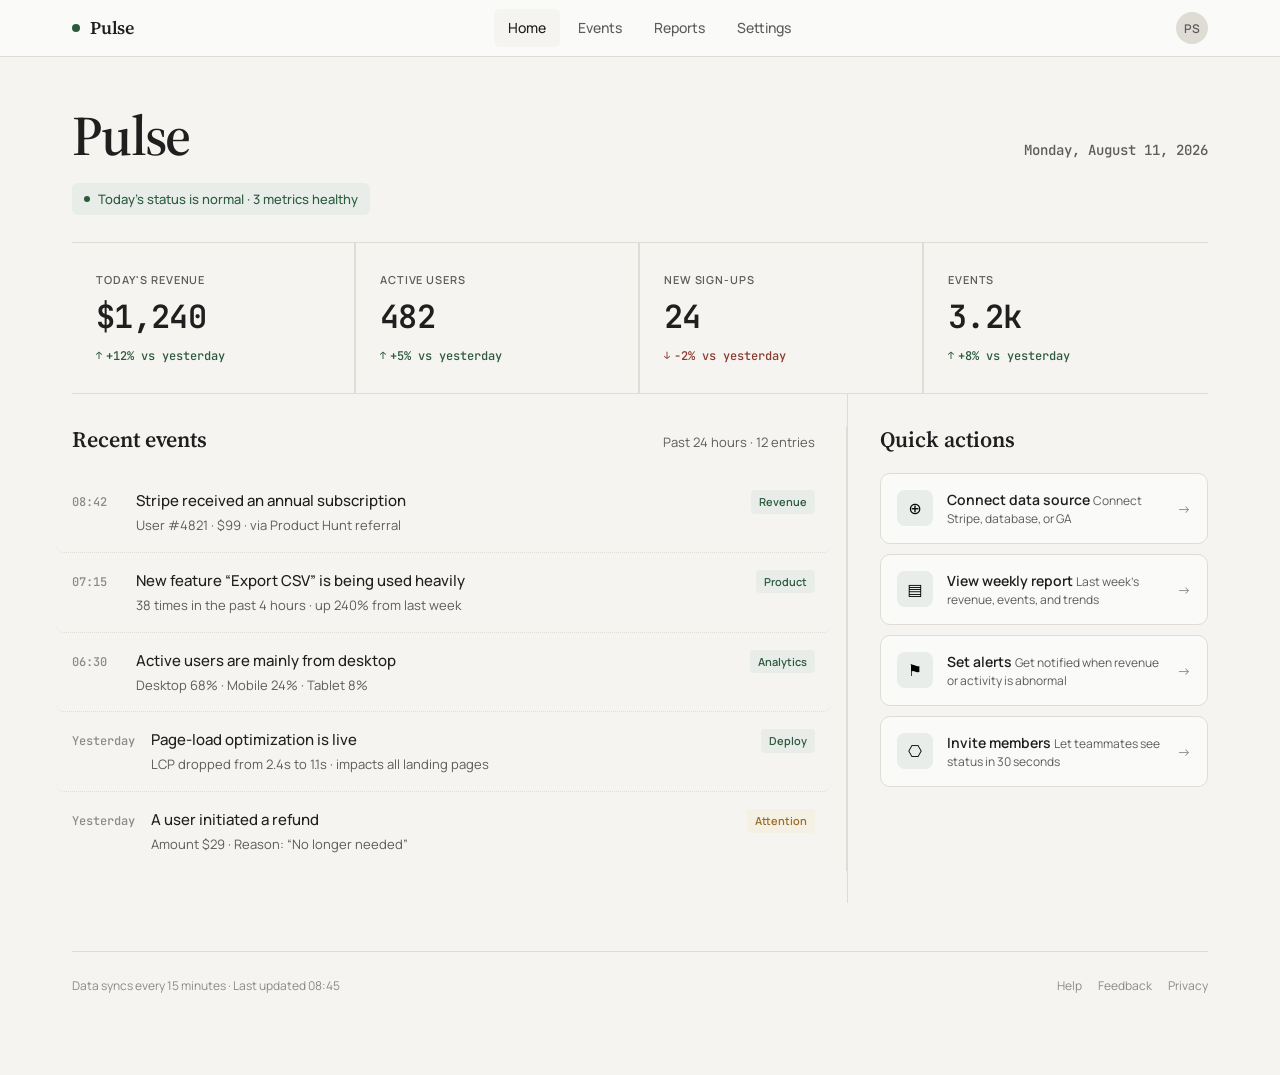
<file: docs/en/case/04-dashboard-v1.html>
<!DOCTYPE html>
<html lang="en">
<head>
  <meta charset="UTF-8">
  <meta name="viewport" content="width=device-width, initial-scale=1.0">
  <title>Pulse · Today</title>
  <link rel="preconnect" href="https://fonts.googleapis.com">
  <link rel="preconnect" href="https://fonts.gstatic.com" crossorigin>
  <link href="https://fonts.googleapis.com/css2?family=JetBrains+Mono:wght@400;500;600&family=Manrope:wght@400;500;600;700&family=Source+Serif+4:opsz,wght@8..60,400;8..60,500;8..60,600;8..60,700&display=swap" rel="stylesheet">
  <style>
    :root {
      --bg-page: #F5F4F0;
      --text-primary: #1F1F1F;
      --text-secondary: #5C5C5C;
      --text-tertiary: #8A8A8A;
      --accent: #2D5A3D;
      --accent-hover: #234A30;
      --surface-card: #FAFAF8;
      --surface-hover: #F2F1EC;
      --border-subtle: #DEDCD5;
      --border-strong: #C8C6BF;
      --status-ok: #2D5A3D;
      --status-warn: #9A6B2B;
      --status-error: #8B3A2E;
      --badge-bg: #E8EDE9;

      --font-display: "Source Serif 4", Georgia, serif;
      --font-body: "Manrope", system-ui, sans-serif;
      --font-mono: "JetBrains Mono", "SF Mono", monospace;

      --ease-out: cubic-bezier(0.25, 1, 0.5, 1);
      --duration-fast: 150ms;
      --duration-normal: 200ms;
      --duration-slow: 350ms;
      --rule-duration: 0.8s;
    }

    * { box-sizing: border-box; }

    html {
      font-size: 16px;
      -webkit-font-smoothing: antialiased;
      -moz-osx-font-smoothing: grayscale;
    }

    body {
      margin: 0;
      font-family: var(--font-body);
      font-weight: 400;
      font-size: 15px;
      line-height: 1.6;
      color: var(--text-primary);
      background: var(--bg-page);
    }

    @media (prefers-reduced-motion: reduce) {
      *, *::before, *::after {
        animation-duration: 0.01ms !important;
        animation-iteration-count: 1 !important;
        transition-duration: 0.01ms !important;
      }
    }

    a {
      color: inherit;
      text-decoration: none;
    }

    button {
      font-family: inherit;
      cursor: pointer;
      border: none;
      background: none;
    }

    :focus-visible {
      outline: 2px solid var(--accent);
      outline-offset: 2px;
    }

    /* Top navigation */
    .top-nav {
      position: sticky;
      top: 0;
      z-index: 100;
      background: var(--surface-card);
      border-bottom: 1px solid var(--border-subtle);
    }

    .top-nav-inner {
      max-width: 1200px;
      margin: 0 auto;
      padding: 0 32px;
      height: 56px;
      display: flex;
      align-items: center;
      justify-content: space-between;
    }

    .nav-brand {
      display: flex;
      align-items: center;
      gap: 10px;
      font-family: var(--font-display);
      font-size: 18px;
      font-weight: 600;
      letter-spacing: -0.01em;
    }

    .nav-brand::before {
      content: "";
      width: 8px;
      height: 8px;
      border-radius: 50%;
      background: var(--accent);
    }

    .nav-links {
      display: flex;
      align-items: center;
      gap: 4px;
    }

    .nav-link {
      padding: 8px 14px;
      border-radius: 6px;
      font-size: 14px;
      font-weight: 500;
      color: var(--text-secondary);
      transition: color var(--duration-fast) ease, background var(--duration-fast) ease;
    }

    .nav-link:hover {
      color: var(--text-primary);
      background: var(--surface-hover);
    }

    .nav-link.active {
      color: var(--text-primary);
      background: var(--bg-page);
    }

    .nav-user {
      width: 32px;
      height: 32px;
      border-radius: 50%;
      background: var(--border-subtle);
      display: flex;
      align-items: center;
      justify-content: center;
      font-size: 12px;
      font-weight: 600;
      color: var(--text-secondary);
      margin-left: 12px;
      transition: background var(--duration-fast) ease;
    }

    .nav-user:hover {
      background: var(--border-strong);
    }

    /* Main container */
    .dashboard {
      max-width: 1200px;
      margin: 0 auto;
      padding: 0 32px 80px;
    }

    /* Masthead */
    .masthead {
      padding: 48px 0 28px;
      position: relative;
    }

    .masthead::after {
      content: "";
      position: absolute;
      left: 0;
      right: 0;
      bottom: 0;
      height: 1px;
      background: var(--border-subtle);
      transform-origin: left;
      animation: ruleDrawH var(--rule-duration) var(--ease-out) forwards;
    }

    .masthead-top {
      display: flex;
      align-items: baseline;
      justify-content: space-between;
      gap: 24px;
      flex-wrap: wrap;
    }

    .masthead-title {
      font-family: var(--font-display);
      font-size: clamp(36px, 5vw, 56px);
      font-weight: 600;
      line-height: 1.1;
      letter-spacing: -0.03em;
      margin: 0;
    }

    .masthead-date {
      font-family: var(--font-mono);
      font-size: 14px;
      color: var(--text-secondary);
      font-weight: 500;
    }

    .masthead-status {
      display: inline-flex;
      align-items: center;
      gap: 8px;
      margin-top: 16px;
      padding: 6px 12px;
      background: var(--badge-bg);
      border-radius: 6px;
      font-size: 13px;
      font-weight: 500;
      color: var(--status-ok);
    }

    .masthead-status::before {
      content: "";
      width: 6px;
      height: 6px;
      border-radius: 50%;
      background: var(--status-ok);
    }

    /* Metric band */
    .metric-band {
      display: grid;
      grid-template-columns: repeat(4, 1fr);
      position: relative;
    }

    .metric-band::after {
      content: "";
      position: absolute;
      left: 0;
      right: 0;
      bottom: 0;
      height: 1px;
      background: var(--border-subtle);
      transform-origin: left;
      animation: ruleDrawH var(--rule-duration) var(--ease-out) 0.25s forwards;
    }

    @keyframes ruleDrawH {
      from { transform: scaleX(0); }
      to { transform: scaleX(1); }
    }

    @keyframes ruleDrawV {
      from { transform: scaleY(0); }
      to { transform: scaleY(1); }
    }

    .metric-cell {
      position: relative;
      padding: 28px 24px;
      border-right: 1px solid var(--border-subtle);
      transition: background var(--duration-fast) ease;
      cursor: pointer;
    }

    .metric-cell:last-child {
      border-right: none;
    }

    .metric-cell:hover {
      background: var(--surface-hover);
    }

    .metric-cell::after {
      content: "";
      position: absolute;
      right: 0;
      top: 0;
      width: 1px;
      height: 100%;
      background: var(--border-subtle);
      transform-origin: top;
      animation: ruleDrawV var(--rule-duration) var(--ease-out) 0.45s forwards;
    }

    .metric-cell:last-child::after {
      display: none;
    }

    .metric-label {
      font-size: 11px;
      font-weight: 600;
      text-transform: uppercase;
      letter-spacing: 0.08em;
      color: var(--text-secondary);
      margin-bottom: 10px;
    }

    .metric-value {
      font-family: var(--font-mono);
      font-size: 32px;
      font-weight: 600;
      line-height: 1.1;
      letter-spacing: -0.02em;
      margin-bottom: 8px;
    }

    .metric-change {
      display: inline-flex;
      align-items: center;
      gap: 4px;
      font-family: var(--font-mono);
      font-size: 12px;
      font-weight: 500;
      color: var(--status-ok);
    }

    .metric-change.negative {
      color: var(--status-error);
    }

    .metric-change::before {
      content: "↑";
      font-size: 10px;
    }

    .metric-change.negative::before {
      content: "↓";
    }

    /* Dashboard body */
    .dashboard-body {
      display: grid;
      grid-template-columns: 1fr 360px;
      gap: 0;
      min-height: 400px;
    }

    .main-column {
      padding: 32px 32px 32px 0;
      border-right: 1px solid var(--border-subtle);
      position: relative;
    }

    .main-column::after {
      content: "";
      position: absolute;
      right: 0;
      top: 32px;
      bottom: 32px;
      width: 1px;
      background: var(--border-subtle);
      transform-origin: top;
      animation: ruleDrawV var(--rule-duration) var(--ease-out) 0.65s forwards;
    }

    .side-column {
      padding: 32px 0 32px 32px;
    }

    .section-header {
      display: flex;
      align-items: baseline;
      justify-content: space-between;
      margin-bottom: 20px;
    }

    .section-title {
      font-family: var(--font-display);
      font-size: 22px;
      font-weight: 600;
      line-height: 1.2;
      margin: 0;
    }

    .section-meta {
      font-size: 13px;
      color: var(--text-secondary);
    }

    /* Event list */
    .event-list {
      display: flex;
      flex-direction: column;
    }

    .event-item {
      display: grid;
      grid-template-columns: auto 1fr auto;
      align-items: baseline;
      gap: 16px;
      padding: 16px 0;
      border-bottom: 1px dotted var(--border-subtle);
      transition: background var(--duration-fast) ease;
      cursor: pointer;
      margin: 0 -16px;
      padding-left: 16px;
      padding-right: 16px;
      border-radius: 8px;
    }

    .event-item:last-child {
      border-bottom: none;
    }

    .event-item:hover {
      background: var(--surface-hover);
    }

    .event-time {
      font-family: var(--font-mono);
      font-size: 12px;
      color: var(--text-tertiary);
      font-weight: 500;
      min-width: 48px;
    }

    .event-content {
      display: flex;
      flex-direction: column;
      gap: 2px;
    }

    .event-title {
      font-size: 15px;
      font-weight: 500;
      color: var(--text-primary);
    }

    .event-detail {
      font-size: 13px;
      color: var(--text-secondary);
    }

    .event-tag {
      font-size: 11px;
      font-weight: 600;
      padding: 3px 8px;
      border-radius: 4px;
      background: var(--badge-bg);
      color: var(--accent);
      white-space: nowrap;
    }

    .event-tag.warning {
      background: #F5F0E4;
      color: var(--status-warn);
    }

    .event-tag.error {
      background: #F5EAE8;
      color: var(--status-error);
    }

    /* Quick actions */
    .action-list {
      display: flex;
      flex-direction: column;
      gap: 10px;
    }

    .action-card {
      display: flex;
      align-items: center;
      gap: 14px;
      padding: 16px;
      background: var(--surface-card);
      border: 1px solid var(--border-subtle);
      border-radius: 10px;
      text-align: left;
      transition: transform var(--duration-fast) ease, box-shadow var(--duration-fast) ease, border-color var(--duration-fast) ease;
    }

    .action-card:hover {
      transform: translateY(-2px);
      box-shadow: 0 4px 12px rgba(0, 0, 0, 0.05);
      border-color: var(--border-strong);
    }

    .action-card:active {
      transform: translateY(0);
    }

    .action-icon {
      width: 36px;
      height: 36px;
      border-radius: 8px;
      background: var(--badge-bg);
      display: flex;
      align-items: center;
      justify-content: center;
      font-size: 16px;
      flex-shrink: 0;
    }

    .action-text {
      flex: 1;
    }

    .action-title {
      font-size: 14px;
      font-weight: 600;
      color: var(--text-primary);
      margin-bottom: 2px;
    }

    .action-desc {
      font-size: 12px;
      color: var(--text-secondary);
    }

    .action-arrow {
      color: var(--text-tertiary);
      font-size: 14px;
      transition: transform var(--duration-fast) ease, color var(--duration-fast) ease;
    }

    .action-card:hover .action-arrow {
      transform: translateX(3px);
      color: var(--accent);
    }

    /* Empty state hint */
    .empty-hint {
      padding: 24px;
      background: var(--surface-card);
      border: 1px dashed var(--border-subtle);
      border-radius: 10px;
      text-align: center;
      color: var(--text-secondary);
      font-size: 13px;
    }

    /* Footer note */
    .dashboard-footer {
      margin-top: 48px;
      padding-top: 24px;
      border-top: 1px solid var(--border-subtle);
      font-size: 12px;
      color: var(--text-tertiary);
      display: flex;
      justify-content: space-between;
      align-items: center;
    }

    .footer-links {
      display: flex;
      gap: 16px;
    }

    .footer-links a:hover {
      color: var(--text-primary);
    }

    /* Responsive */
    @media (max-width: 960px) {
      .top-nav-inner,
      .dashboard {
        padding-left: 20px;
        padding-right: 20px;
      }

      .nav-links {
        display: none;
      }

      .metric-band {
        grid-template-columns: repeat(2, 1fr);
      }

      .metric-cell:nth-child(2)::after {
        display: none;
      }

      .metric-cell:nth-child(1),
      .metric-cell:nth-child(2) {
        border-bottom: 1px solid var(--border-subtle);
      }

      .dashboard-body {
        grid-template-columns: 1fr;
      }

      .main-column {
        border-right: none;
        padding-right: 0;
        border-bottom: 1px solid var(--border-subtle);
      }

      .main-column::after {
        display: none;
      }

      .side-column {
        padding-left: 0;
        padding-top: 32px;
      }
    }

    @media (max-width: 560px) {
      .metric-band {
        grid-template-columns: 1fr;
      }

      .metric-cell {
        border-right: none;
        border-bottom: 1px solid var(--border-subtle);
      }

      .metric-cell::after {
        display: none;
      }

      .metric-cell:last-child {
        border-bottom: none;
      }

      .masthead-top {
        flex-direction: column;
        gap: 8px;
      }

      .event-item {
        grid-template-columns: 1fr auto;
        gap: 8px 12px;
      }

      .event-time {
        grid-column: 1 / -1;
      }
    }
  </style>
</head>
<body>
  <nav class="top-nav" aria-label="Main navigation">
    <div class="top-nav-inner">
      <a href="#" class="nav-brand" aria-label="Pulse home">
        <span>Pulse</span>
      </a>
      <div class="nav-links">
        <a href="#" class="nav-link active" aria-current="page">Home</a>
        <a href="#" class="nav-link">Events</a>
        <a href="#" class="nav-link">Reports</a>
        <a href="#" class="nav-link">Settings</a>
      </div>
      <button class="nav-user" aria-label="User menu">PS</button>
    </div>
  </nav>

  <main class="dashboard">
    <header class="masthead">
      <div class="masthead-top">
        <h1 class="masthead-title">Pulse</h1>
        <time class="masthead-date" datetime="2026-08-11">Monday, August 11, 2026</time>
      </div>
      <div class="masthead-status">Today's status is normal · 3 metrics healthy</div>
    </header>

    <section class="metric-band" aria-label="Key metrics">
      <article class="metric-cell" tabindex="0" role="button" aria-label="View today's revenue details">
        <div class="metric-label">Today's revenue</div>
        <div class="metric-value">$1,240</div>
        <div class="metric-change">+12% vs yesterday</div>
      </article>
      <article class="metric-cell" tabindex="0" role="button" aria-label="View active user details">
        <div class="metric-label">Active users</div>
        <div class="metric-value">482</div>
        <div class="metric-change">+5% vs yesterday</div>
      </article>
      <article class="metric-cell" tabindex="0" role="button" aria-label="View new sign-up details">
        <div class="metric-label">New sign-ups</div>
        <div class="metric-value">24</div>
        <div class="metric-change negative">-2% vs yesterday</div>
      </article>
      <article class="metric-cell" tabindex="0" role="button" aria-label="View event count details">
        <div class="metric-label">Events</div>
        <div class="metric-value">3.2k</div>
        <div class="metric-change">+8% vs yesterday</div>
      </article>
    </section>

    <div class="dashboard-body">
      <section class="main-column" aria-labelledby="events-title">
        <header class="section-header">
          <h2 id="events-title" class="section-title">Recent events</h2>
          <span class="section-meta">Past 24 hours · 12 entries</span>
        </header>
        <div class="event-list">
          <article class="event-item" tabindex="0" role="button">
            <time class="event-time">08:42</time>
            <div class="event-content">
              <span class="event-title">Stripe received an annual subscription</span>
              <span class="event-detail">User #4821 · $99 · via Product Hunt referral</span>
            </div>
            <span class="event-tag">Revenue</span>
          </article>
          <article class="event-item" tabindex="0" role="button">
            <time class="event-time">07:15</time>
            <div class="event-content">
              <span class="event-title">New feature “Export CSV” is being used heavily</span>
              <span class="event-detail">38 times in the past 4 hours · up 240% from last week</span>
            </div>
            <span class="event-tag">Product</span>
          </article>
          <article class="event-item" tabindex="0" role="button">
            <time class="event-time">06:30</time>
            <div class="event-content">
              <span class="event-title">Active users are mainly from desktop</span>
              <span class="event-detail">Desktop 68% · Mobile 24% · Tablet 8%</span>
            </div>
            <span class="event-tag">Analytics</span>
          </article>
          <article class="event-item" tabindex="0" role="button">
            <time class="event-time">Yesterday</time>
            <div class="event-content">
              <span class="event-title">Page-load optimization is live</span>
              <span class="event-detail">LCP dropped from 2.4s to 1.1s · impacts all landing pages</span>
            </div>
            <span class="event-tag">Deploy</span>
          </article>
          <article class="event-item" tabindex="0" role="button">
            <time class="event-time">Yesterday</time>
            <div class="event-content">
              <span class="event-title">A user initiated a refund</span>
              <span class="event-detail">Amount $29 · Reason: “No longer needed”</span>
            </div>
            <span class="event-tag warning">Attention</span>
          </article>
        </div>
      </section>

      <aside class="side-column" aria-labelledby="actions-title">
        <header class="section-header">
          <h2 id="actions-title" class="section-title">Quick actions</h2>
        </header>
        <div class="action-list">
          <button class="action-card">
            <span class="action-icon" aria-hidden="true">⊕</span>
            <span class="action-text">
              <span class="action-title">Connect data source</span>
              <span class="action-desc">Connect Stripe, database, or GA</span>
            </span>
            <span class="action-arrow" aria-hidden="true">→</span>
          </button>
          <button class="action-card">
            <span class="action-icon" aria-hidden="true">▤</span>
            <span class="action-text">
              <span class="action-title">View weekly report</span>
              <span class="action-desc">Last week's revenue, events, and trends</span>
            </span>
            <span class="action-arrow" aria-hidden="true">→</span>
          </button>
          <button class="action-card">
            <span class="action-icon" aria-hidden="true">⚑</span>
            <span class="action-text">
              <span class="action-title">Set alerts</span>
              <span class="action-desc">Get notified when revenue or activity is abnormal</span>
            </span>
            <span class="action-arrow" aria-hidden="true">→</span>
          </button>
          <button class="action-card">
            <span class="action-icon" aria-hidden="true">⎔</span>
            <span class="action-text">
              <span class="action-title">Invite members</span>
              <span class="action-desc">Let teammates see status in 30 seconds</span>
            </span>
            <span class="action-arrow" aria-hidden="true">→</span>
          </button>
        </div>
      </aside>
    </div>

    <footer class="dashboard-footer">
      <span>Data syncs every 15 minutes · Last updated 08:45</span>
      <div class="footer-links">
        <a href="#">Help</a>
        <a href="#">Feedback</a>
        <a href="#">Privacy</a>
      </div>
    </footer>
  </main>
</body>
</html>
</file>
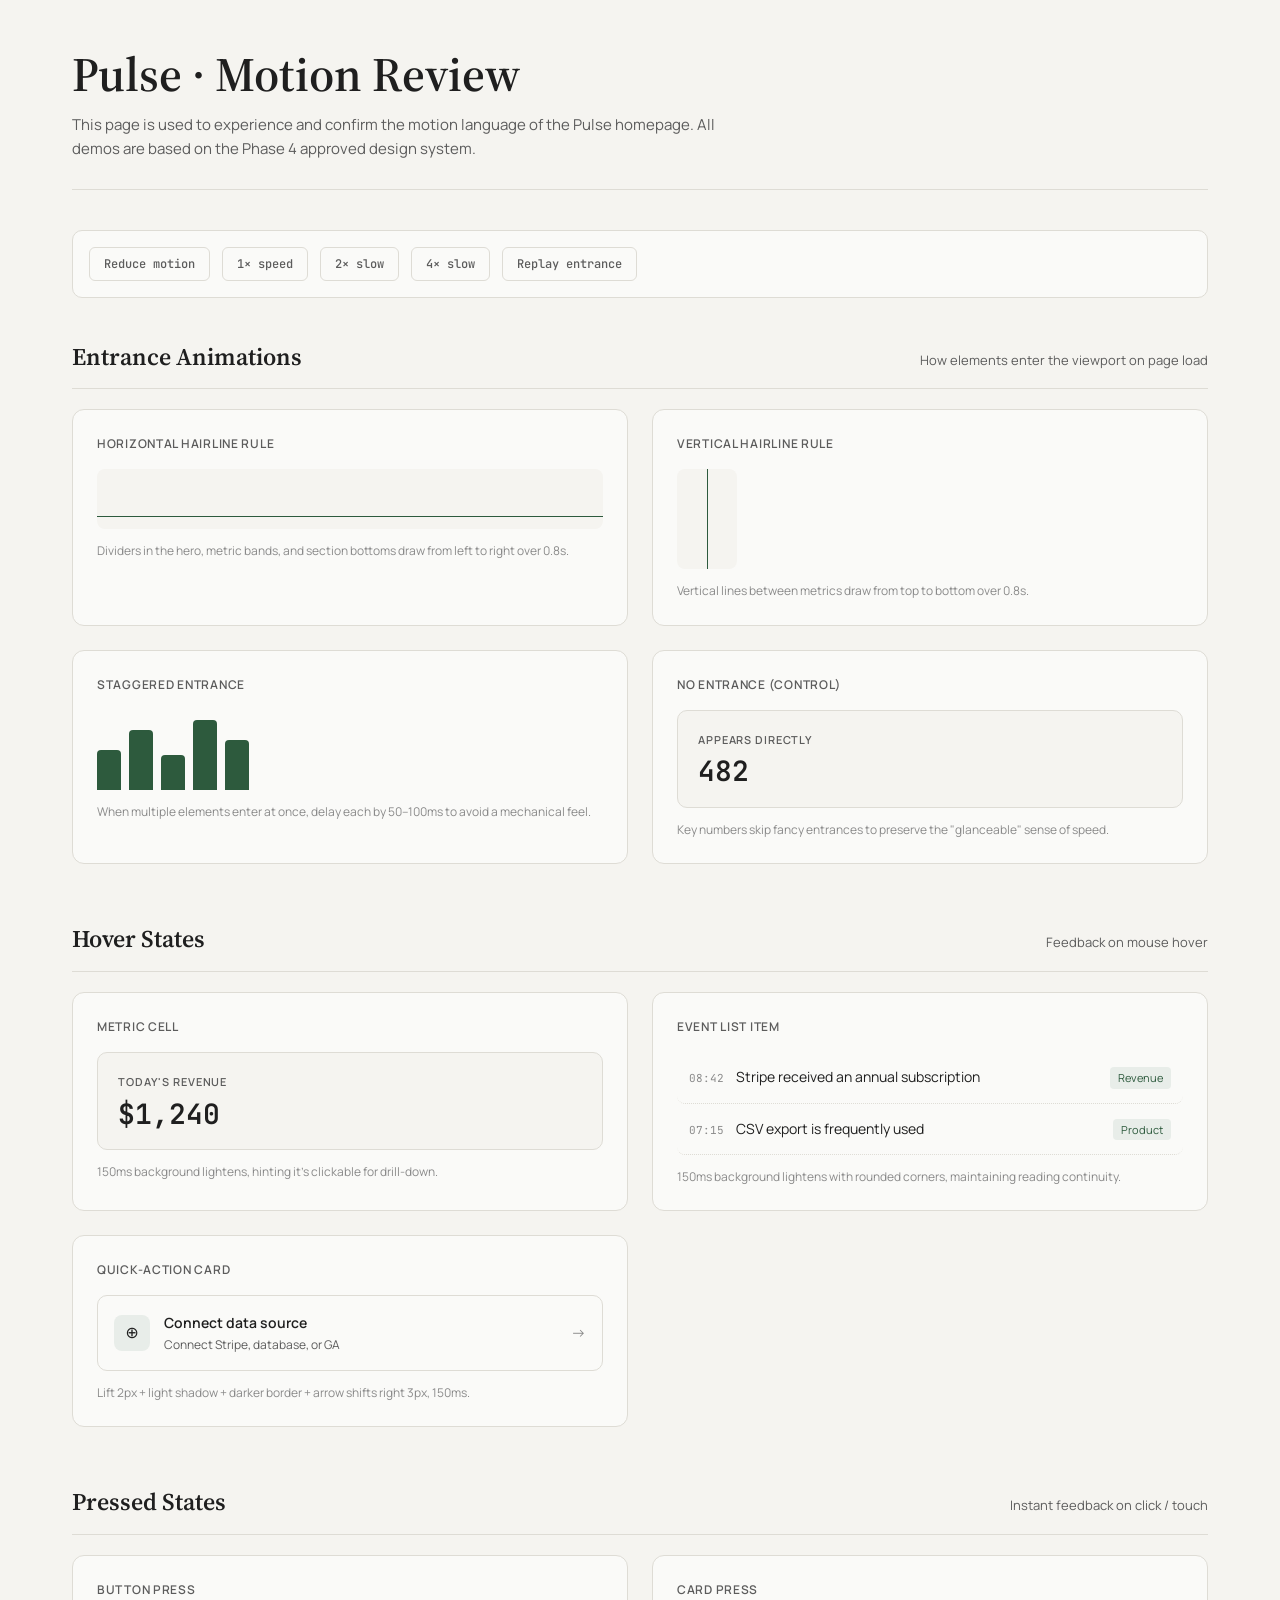
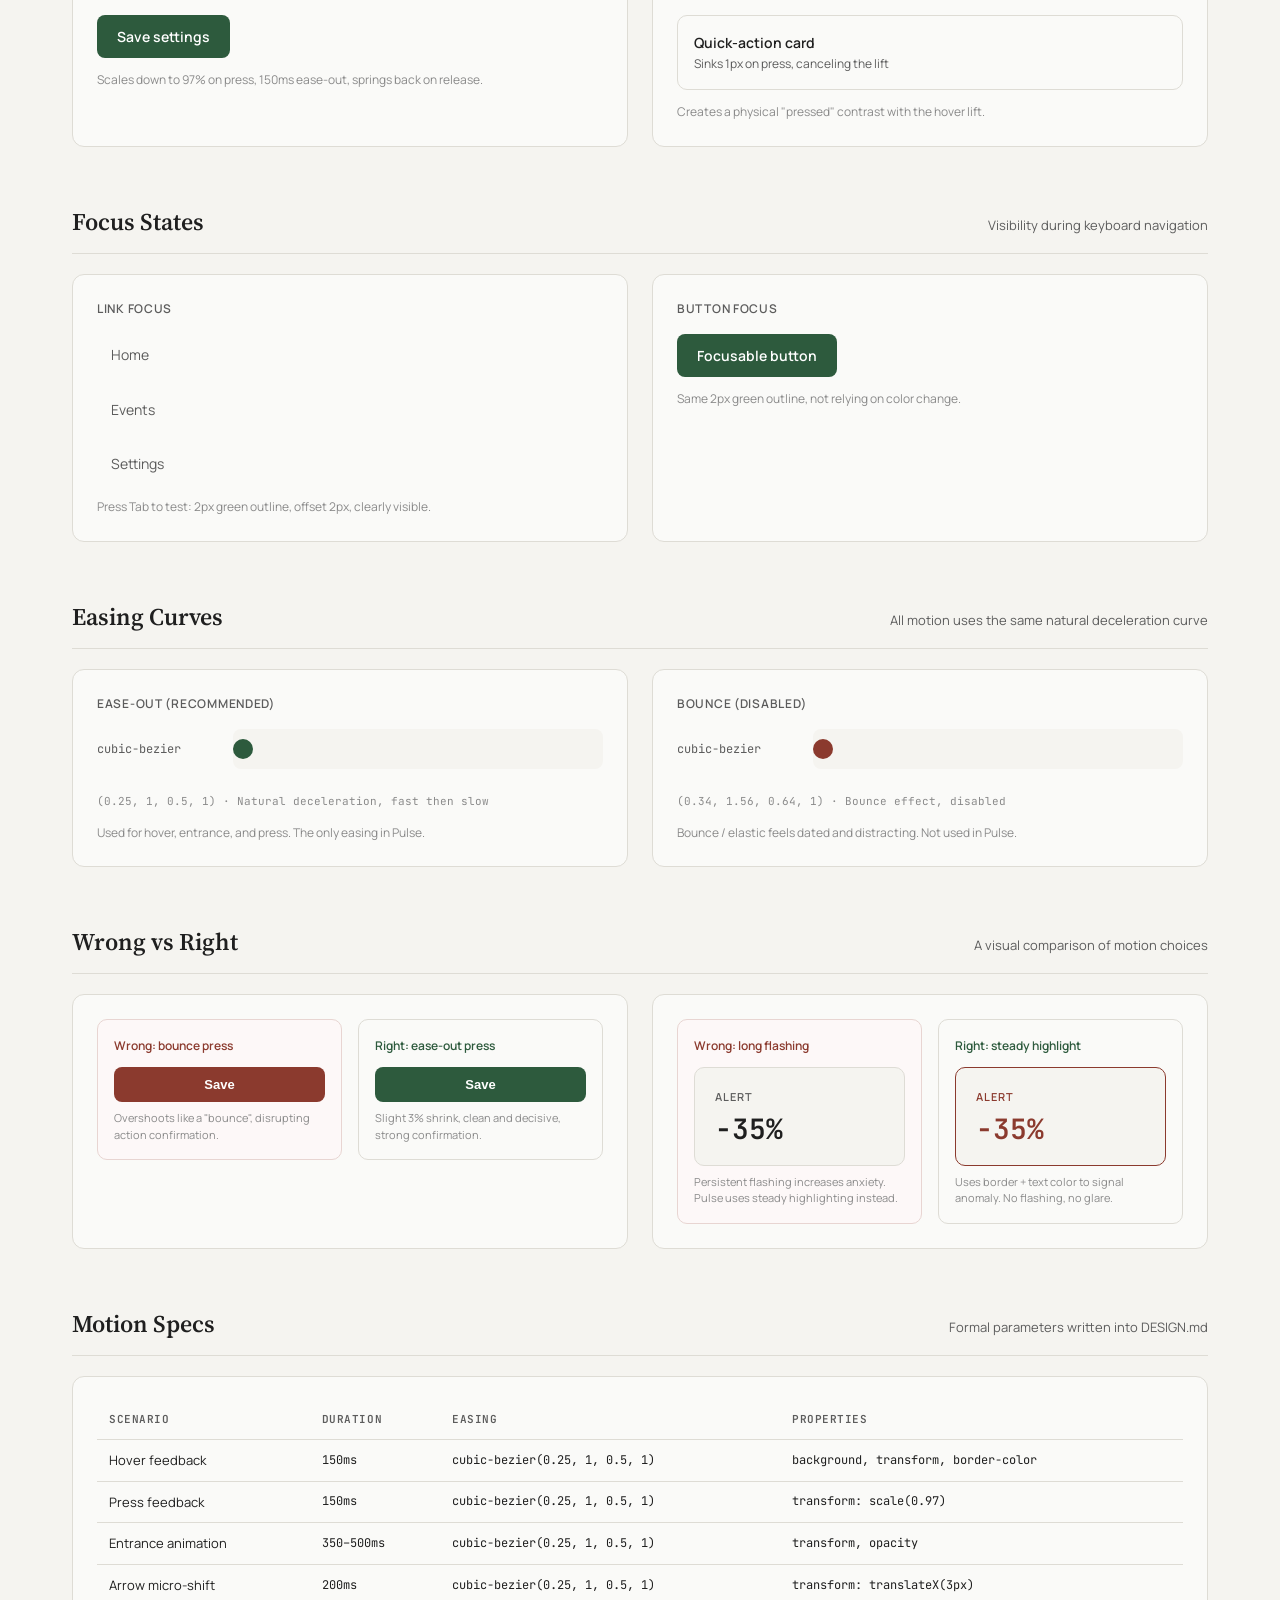
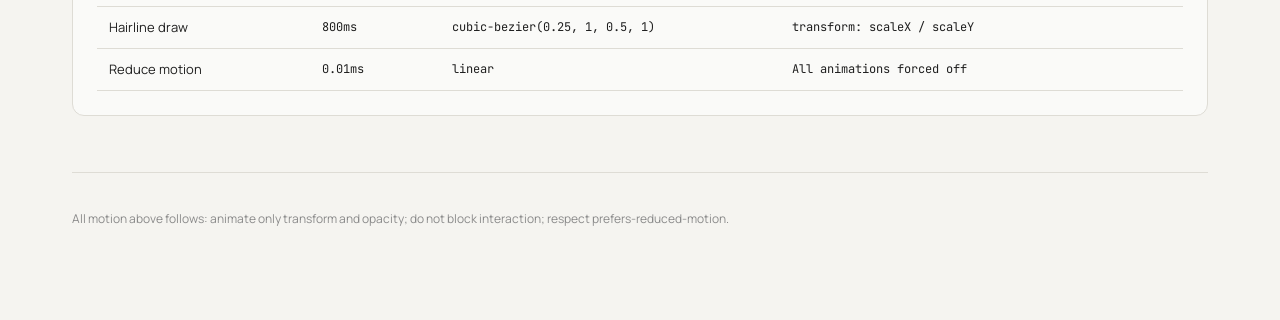
<file: docs/en/case/05-motion-review.html>
<!DOCTYPE html>
<html lang="en">
<head>
  <meta charset="UTF-8">
  <meta name="viewport" content="width=device-width, initial-scale=1.0">
  <title>Pulse · Phase 5 Motion Review</title>
  <link rel="preconnect" href="https://fonts.googleapis.com">
  <link rel="preconnect" href="https://fonts.gstatic.com" crossorigin>
  <link href="https://fonts.googleapis.com/css2?family=JetBrains+Mono:wght@400;500;600&family=Manrope:wght@400;500;600;700&family=Source+Serif+4:opsz,wght@8..60,400;8..60,500;8..60,600;8..60,700&display=swap" rel="stylesheet">
  <style>
    :root {
      --bg-page: #F5F4F0;
      --text-primary: #1F1F1F;
      --text-secondary: #5C5C5C;
      --text-tertiary: #8A8A8A;
      --accent: #2D5A3D;
      --accent-hover: #234A30;
      --surface-card: #FAFAF8;
      --surface-hover: #F2F1EC;
      --border-subtle: #DEDCD5;
      --border-strong: #C8C6BF;
      --status-ok: #2D5A3D;
      --status-warn: #9A6B2B;
      --status-error: #8B3A2E;
      --badge-bg: #E8EDE9;

      --font-display: "Source Serif 4", Georgia, serif;
      --font-body: "Manrope", system-ui, sans-serif;
      --font-mono: "JetBrains Mono", "SF Mono", monospace;

      --ease-out: cubic-bezier(0.25, 1, 0.5, 1);
      --ease-out-quart: cubic-bezier(0.25, 1, 0.5, 1);
      --ease-bounce: cubic-bezier(0.34, 1.56, 0.64, 1);

      --duration-fast: 150ms;
      --duration-normal: 200ms;
      --duration-slow: 350ms;
      --duration-slower: 500ms;

      --speed-multiplier: 1;
    }

    * { box-sizing: border-box; }

    html {
      font-size: 16px;
      -webkit-font-smoothing: antialiased;
      -moz-osx-font-smoothing: grayscale;
    }

    body {
      margin: 0;
      font-family: var(--font-body);
      font-weight: 400;
      font-size: 15px;
      line-height: 1.6;
      color: var(--text-primary);
      background: var(--bg-page);
    }

    :focus-visible {
      outline: 2px solid var(--accent);
      outline-offset: 2px;
    }

    /* Reduce motion toggle */
    body.reduce-motion * {
      animation-duration: 0.01ms !important;
      animation-iteration-count: 1 !important;
      transition-duration: 0.01ms !important;
    }

    body.reduce-motion .rule-demo::after,
    body.reduce-motion .rule-demo-v::after {
      animation: none !important;
      transform: scaleX(1) !important;
    }

    /* Speed adjustment */
    body.slow-2x * {
      animation-duration: calc(0.01ms / var(--speed-multiplier)) !important;
      transition-duration: calc(0.01ms / var(--speed-multiplier)) !important;
    }

    .container {
      max-width: 1200px;
      margin: 0 auto;
      padding: 0 32px 80px;
    }

    /* Header */
    .review-header {
      padding: 48px 0 28px;
      border-bottom: 1px solid var(--border-subtle);
      margin-bottom: 40px;
    }

    .review-header h1 {
      font-family: var(--font-display);
      font-size: clamp(32px, 4vw, 48px);
      font-weight: 600;
      line-height: 1.1;
      margin: 0 0 12px;
    }

    .review-header p {
      margin: 0;
      color: var(--text-secondary);
      font-size: 15px;
      max-width: 680px;
    }

    /* Controls */
    .controls {
      display: flex;
      flex-wrap: wrap;
      gap: 12px;
      margin-bottom: 40px;
      padding: 16px;
      background: var(--surface-card);
      border: 1px solid var(--border-subtle);
      border-radius: 10px;
    }

    .control-btn {
      padding: 8px 14px;
      border-radius: 6px;
      font-family: var(--font-mono);
      font-size: 12px;
      font-weight: 500;
      color: var(--text-secondary);
      background: transparent;
      border: 1px solid var(--border-subtle);
      cursor: pointer;
      transition: all var(--duration-fast) var(--ease-out);
    }

    .control-btn:hover {
      color: var(--text-primary);
      border-color: var(--border-strong);
      background: var(--surface-hover);
    }

    .control-btn.active {
      color: #FFFFFF;
      background: var(--accent);
      border-color: var(--accent);
    }

    .control-btn.active:hover {
      background: var(--accent-hover);
    }

    /* Section */
    .motion-section {
      margin-bottom: 56px;
    }

    .section-header {
      display: flex;
      align-items: baseline;
      justify-content: space-between;
      margin-bottom: 20px;
      padding-bottom: 12px;
      border-bottom: 1px solid var(--border-subtle);
    }

    .section-title {
      font-family: var(--font-display);
      font-size: 24px;
      font-weight: 600;
      margin: 0;
    }

    .section-desc {
      font-size: 13px;
      color: var(--text-secondary);
    }

    /* Demo grid */
    .demo-grid {
      display: grid;
      grid-template-columns: repeat(2, 1fr);
      gap: 24px;
    }

    @media (max-width: 720px) {
      .demo-grid { grid-template-columns: 1fr; }
      .container { padding-left: 20px; padding-right: 20px; }
    }

    .demo-card {
      background: var(--surface-card);
      border: 1px solid var(--border-subtle);
      border-radius: 12px;
      padding: 24px;
    }

    .demo-label {
      font-size: 12px;
      font-weight: 600;
      text-transform: uppercase;
      letter-spacing: 0.06em;
      color: var(--text-secondary);
      margin-bottom: 16px;
    }

    .demo-hint {
      font-size: 12px;
      color: var(--text-tertiary);
      margin-top: 12px;
    }

    /* 1. Entrance animations - Rules Draw */
    .rule-demo {
      position: relative;
      height: 60px;
      background: var(--bg-page);
      border-radius: 8px;
      margin-bottom: 12px;
    }

    .rule-demo::after {
      content: "";
      position: absolute;
      left: 0;
      bottom: 12px;
      width: 100%;
      height: 1px;
      background: var(--accent);
      transform-origin: left;
      animation: ruleDrawH var(--duration-slower) var(--ease-out) infinite;
    }

    .rule-demo-v {
      position: relative;
      width: 60px;
      height: 100px;
      background: var(--bg-page);
      border-radius: 8px;
    }

    .rule-demo-v::after {
      content: "";
      position: absolute;
      top: 0;
      left: 50%;
      width: 1px;
      height: 100%;
      background: var(--accent);
      transform-origin: top;
      animation: ruleDrawV var(--duration-slower) var(--ease-out) infinite;
    }

    @keyframes ruleDrawH {
      from { transform: scaleX(0); }
      to { transform: scaleX(1); }
    }

    @keyframes ruleDrawV {
      from { transform: scaleY(0); }
      to { transform: scaleY(1); }
    }

    .stagger-demo {
      display: flex;
      gap: 8px;
      align-items: flex-end;
      height: 80px;
    }

    .stagger-bar {
      width: 24px;
      background: var(--accent);
      border-radius: 4px 4px 0 0;
      opacity: 0;
      animation: barGrow 0.6s var(--ease-out) forwards;
    }

    .stagger-bar:nth-child(1) { height: 40px; animation-delay: 0.05s; }
    .stagger-bar:nth-child(2) { height: 60px; animation-delay: 0.15s; }
    .stagger-bar:nth-child(3) { height: 35px; animation-delay: 0.25s; }
    .stagger-bar:nth-child(4) { height: 70px; animation-delay: 0.35s; }
    .stagger-bar:nth-child(5) { height: 50px; animation-delay: 0.45s; }

    @keyframes barGrow {
      from { opacity: 0; transform: scaleY(0); }
      to { opacity: 1; transform: scaleY(1); }
    }

    /* 2. Hover states */
    .hover-metric {
      background: var(--bg-page);
      border: 1px solid var(--border-subtle);
      border-radius: 10px;
      padding: 20px;
      transition: background var(--duration-fast) var(--ease-out);
      cursor: pointer;
    }

    .hover-metric:hover {
      background: var(--surface-hover);
    }

    .hover-metric-label {
      font-size: 11px;
      font-weight: 600;
      text-transform: uppercase;
      letter-spacing: 0.08em;
      color: var(--text-secondary);
      margin-bottom: 8px;
    }

    .hover-metric-value {
      font-family: var(--font-mono);
      font-size: 28px;
      font-weight: 600;
      line-height: 1.1;
    }

    .hover-event {
      display: grid;
      grid-template-columns: auto 1fr auto;
      gap: 12px;
      padding: 14px 12px;
      border-bottom: 1px dotted var(--border-subtle);
      border-radius: 8px;
      transition: background var(--duration-fast) var(--ease-out);
      cursor: pointer;
      align-items: baseline;
    }

    .hover-event:hover {
      background: var(--surface-hover);
    }

    .hover-event-time {
      font-family: var(--font-mono);
      font-size: 11px;
      color: var(--text-tertiary);
    }

    .hover-event-text {
      font-size: 14px;
      color: var(--text-primary);
    }

    .hover-event-tag {
      font-size: 11px;
      padding: 2px 8px;
      border-radius: 4px;
      background: var(--badge-bg);
      color: var(--accent);
    }

    .hover-card {
      display: flex;
      align-items: center;
      gap: 14px;
      padding: 16px;
      background: var(--surface-card);
      border: 1px solid var(--border-subtle);
      border-radius: 10px;
      cursor: pointer;
      transition: transform var(--duration-fast) var(--ease-out),
                  box-shadow var(--duration-fast) var(--ease-out),
                  border-color var(--duration-fast) var(--ease-out);
    }

    .hover-card:hover {
      transform: translateY(-2px);
      box-shadow: 0 4px 12px rgba(0, 0, 0, 0.05);
      border-color: var(--border-strong);
    }

    .hover-card:active {
      transform: translateY(0);
    }

    .hover-card-icon {
      width: 36px;
      height: 36px;
      border-radius: 8px;
      background: var(--badge-bg);
      display: flex;
      align-items: center;
      justify-content: center;
      font-size: 16px;
    }

    .hover-card-text {
      flex: 1;
    }

    .hover-card-title {
      font-size: 14px;
      font-weight: 600;
    }

    .hover-card-desc {
      font-size: 12px;
      color: var(--text-secondary);
    }

    .hover-card-arrow {
      color: var(--text-tertiary);
      transition: transform var(--duration-fast) var(--ease-out),
                  color var(--duration-fast) var(--ease-out);
    }

    .hover-card:hover .hover-card-arrow {
      transform: translateX(3px);
      color: var(--accent);
    }

    /* 3. Pressed states */
    .press-demo {
      display: flex;
      gap: 16px;
      align-items: center;
    }

    .press-btn {
      padding: 12px 20px;
      border-radius: 8px;
      font-family: var(--font-body);
      font-size: 14px;
      font-weight: 600;
      color: #FFFFFF;
      background: var(--accent);
      border: none;
      cursor: pointer;
      transition: transform var(--duration-fast) var(--ease-out),
                  background var(--duration-fast) var(--ease-out);
    }

    .press-btn:hover {
      background: var(--accent-hover);
    }

    .press-btn:active {
      transform: scale(0.97);
    }

    .press-card {
      flex: 1;
      padding: 16px;
      background: var(--surface-card);
      border: 1px solid var(--border-subtle);
      border-radius: 10px;
      cursor: pointer;
      transition: transform var(--duration-fast) var(--ease-out);
    }

    .press-card:active {
      transform: translateY(1px);
    }

    /* 4. Focus states */
    .focus-demo {
      display: flex;
      flex-direction: column;
      gap: 12px;
    }

    .focus-link {
      padding: 10px 14px;
      border-radius: 6px;
      color: var(--text-secondary);
      text-decoration: none;
      font-size: 14px;
      width: fit-content;
    }

    .focus-link:hover {
      color: var(--text-primary);
      background: var(--surface-hover);
    }

    /* 5. Easing curves */
    .easing-demo {
      display: flex;
      flex-direction: column;
      gap: 20px;
    }

    .easing-row {
      display: grid;
      grid-template-columns: 120px 1fr;
      gap: 16px;
      align-items: center;
    }

    .easing-name {
      font-family: var(--font-mono);
      font-size: 12px;
      color: var(--text-secondary);
    }

    .easing-track {
      height: 40px;
      background: var(--bg-page);
      border-radius: 8px;
      position: relative;
      overflow: hidden;
    }

    .easing-ball {
      position: absolute;
      top: 50%;
      left: 0;
      width: 20px;
      height: 20px;
      margin-top: -10px;
      border-radius: 50%;
      background: var(--accent);
      animation: slideAcross 1.2s var(--ease-out) infinite;
    }

    .easing-ball.bounce {
      animation-timing-function: var(--ease-bounce);
      background: var(--status-error);
    }

    @keyframes slideAcross {
      0% { transform: translateX(0); }
      50% { transform: translateX(calc(100% - 20px)); }
      100% { transform: translateX(0); }
    }

    .easing-curve {
      font-family: var(--font-mono);
      font-size: 11px;
      color: var(--text-tertiary);
      margin-top: 4px;
    }

    /* 6. Wrong vs right */
    .compare-grid {
      display: grid;
      grid-template-columns: 1fr 1fr;
      gap: 16px;
    }

    .compare-item {
      padding: 16px;
      border-radius: 10px;
      border: 1px solid var(--border-subtle);
    }

    .compare-item.wrong {
      background: #FDF8F8;
      border-color: #E8D5D2;
    }

    .compare-item.right {
      background: var(--surface-card);
    }

    .compare-label {
      font-size: 12px;
      font-weight: 600;
      margin-bottom: 12px;
    }

    .compare-item.wrong .compare-label { color: var(--status-error); }
    .compare-item.right .compare-label { color: var(--status-ok); }

    .compare-btn {
      padding: 10px 16px;
      border-radius: 8px;
      font-size: 13px;
      font-weight: 600;
      border: none;
      cursor: pointer;
      width: 100%;
      transition: transform var(--duration-fast) var(--ease-out);
    }

    .compare-btn.wrong {
      background: var(--status-error);
      color: #FFFFFF;
      transition-timing-function: var(--ease-bounce);
    }

    .compare-btn.wrong:active {
      transform: scale(0.9);
    }

    .compare-btn.right {
      background: var(--accent);
      color: #FFFFFF;
    }

    .compare-btn.right:active {
      transform: scale(0.97);
    }

    .compare-note {
      font-size: 11px;
      color: var(--text-tertiary);
      margin-top: 8px;
      line-height: 1.5;
    }

    /* Footer */
    .review-footer {
      margin-top: 48px;
      padding-top: 24px;
      border-top: 1px solid var(--border-subtle);
      font-size: 12px;
      color: var(--text-tertiary);
    }

    .spec-table {
      width: 100%;
      border-collapse: collapse;
      font-size: 13px;
    }

    .spec-table th,
    .spec-table td {
      padding: 10px 12px;
      text-align: left;
      border-bottom: 1px solid var(--border-subtle);
    }

    .spec-table th {
      font-family: var(--font-mono);
      font-size: 11px;
      font-weight: 600;
      text-transform: uppercase;
      letter-spacing: 0.05em;
      color: var(--text-secondary);
    }

    .spec-table td.mono {
      font-family: var(--font-mono);
      font-size: 12px;
    }
  </style>
</head>
<body>
  <div class="container">
    <header class="review-header">
      <h1>Pulse · Motion Review</h1>
      <p>This page is used to experience and confirm the motion language of the Pulse homepage. All demos are based on the Phase 4 approved design system.</p>
    </header>

    <div class="controls" role="toolbar" aria-label="Motion controls">
      <button class="control-btn" id="toggle-motion">Reduce motion</button>
      <button class="control-btn" id="speed-1x" data-speed="1">1× speed</button>
      <button class="control-btn" id="speed-2x" data-speed="0.5">2× slow</button>
      <button class="control-btn" id="speed-4x" data-speed="0.25">4× slow</button>
      <button class="control-btn" id="replay-entrance">Replay entrance</button>
    </div>

    <!-- 1. Entrance animations -->
    <section class="motion-section">
      <header class="section-header">
        <h2 class="section-title">Entrance Animations</h2>
        <span class="section-desc">How elements enter the viewport on page load</span>
      </header>
      <div class="demo-grid">
        <div class="demo-card">
          <div class="demo-label">Horizontal hairline rule</div>
          <div class="rule-demo"></div>
          <div class="demo-hint">Dividers in the hero, metric bands, and section bottoms draw from left to right over 0.8s.</div>
        </div>
        <div class="demo-card">
          <div class="demo-label">Vertical hairline rule</div>
          <div class="rule-demo-v"></div>
          <div class="demo-hint">Vertical lines between metrics draw from top to bottom over 0.8s.</div>
        </div>
        <div class="demo-card">
          <div class="demo-label">Staggered entrance</div>
          <div class="stagger-demo">
            <div class="stagger-bar"></div>
            <div class="stagger-bar"></div>
            <div class="stagger-bar"></div>
            <div class="stagger-bar"></div>
            <div class="stagger-bar"></div>
          </div>
          <div class="demo-hint">When multiple elements enter at once, delay each by 50–100ms to avoid a mechanical feel.</div>
        </div>
        <div class="demo-card">
          <div class="demo-label">No entrance (control)</div>
          <div class="hover-metric">
            <div class="hover-metric-label">Appears directly</div>
            <div class="hover-metric-value">482</div>
          </div>
          <div class="demo-hint">Key numbers skip fancy entrances to preserve the "glanceable" sense of speed.</div>
        </div>
      </div>
    </section>

    <!-- 2. Hover states -->
    <section class="motion-section">
      <header class="section-header">
        <h2 class="section-title">Hover States</h2>
        <span class="section-desc">Feedback on mouse hover</span>
      </header>
      <div class="demo-grid">
        <div class="demo-card">
          <div class="demo-label">Metric cell</div>
          <div class="hover-metric">
            <div class="hover-metric-label">Today's revenue</div>
            <div class="hover-metric-value">$1,240</div>
          </div>
          <div class="demo-hint">150ms background lightens, hinting it's clickable for drill-down.</div>
        </div>
        <div class="demo-card">
          <div class="demo-label">Event list item</div>
          <div>
            <div class="hover-event">
              <span class="hover-event-time">08:42</span>
              <span class="hover-event-text">Stripe received an annual subscription</span>
              <span class="hover-event-tag">Revenue</span>
            </div>
            <div class="hover-event">
              <span class="hover-event-time">07:15</span>
              <span class="hover-event-text">CSV export is frequently used</span>
              <span class="hover-event-tag">Product</span>
            </div>
          </div>
          <div class="demo-hint">150ms background lightens with rounded corners, maintaining reading continuity.</div>
        </div>
        <div class="demo-card">
          <div class="demo-label">Quick-action card</div>
          <div class="hover-card">
            <div class="hover-card-icon">⊕</div>
            <div class="hover-card-text">
              <div class="hover-card-title">Connect data source</div>
              <div class="hover-card-desc">Connect Stripe, database, or GA</div>
            </div>
            <div class="hover-card-arrow">→</div>
          </div>
          <div class="demo-hint">Lift 2px + light shadow + darker border + arrow shifts right 3px, 150ms.</div>
        </div>
      </div>
    </section>

    <!-- 3. Pressed states -->
    <section class="motion-section">
      <header class="section-header">
        <h2 class="section-title">Pressed States</h2>
        <span class="section-desc">Instant feedback on click / touch</span>
      </header>
      <div class="demo-grid">
        <div class="demo-card">
          <div class="demo-label">Button press</div>
          <div class="press-demo">
            <button class="press-btn">Save settings</button>
          </div>
          <div class="demo-hint">Scales down to 97% on press, 150ms ease-out, springs back on release.</div>
        </div>
        <div class="demo-card">
          <div class="demo-label">Card press</div>
          <div class="press-card">
            <div class="hover-card-title">Quick-action card</div>
            <div class="hover-card-desc">Sinks 1px on press, canceling the lift</div>
          </div>
          <div class="demo-hint">Creates a physical "pressed" contrast with the hover lift.</div>
        </div>
      </div>
    </section>

    <!-- 4. Focus states -->
    <section class="motion-section">
      <header class="section-header">
        <h2 class="section-title">Focus States</h2>
        <span class="section-desc">Visibility during keyboard navigation</span>
      </header>
      <div class="demo-grid">
        <div class="demo-card">
          <div class="demo-label">Link focus</div>
          <div class="focus-demo">
            <a href="#" class="focus-link">Home</a>
            <a href="#" class="focus-link">Events</a>
            <a href="#" class="focus-link">Settings</a>
          </div>
          <div class="demo-hint">Press Tab to test: 2px green outline, offset 2px, clearly visible.</div>
        </div>
        <div class="demo-card">
          <div class="demo-label">Button focus</div>
          <div class="press-demo">
            <button class="press-btn">Focusable button</button>
          </div>
          <div class="demo-hint">Same 2px green outline, not relying on color change.</div>
        </div>
      </div>
    </section>

    <!-- 5. Easing curves -->
    <section class="motion-section">
      <header class="section-header">
        <h2 class="section-title">Easing Curves</h2>
        <span class="section-desc">All motion uses the same natural deceleration curve</span>
      </header>
      <div class="demo-grid">
        <div class="demo-card">
          <div class="demo-label">ease-out (recommended)</div>
          <div class="easing-demo">
            <div class="easing-row">
              <span class="easing-name">cubic-bezier</span>
              <div class="easing-track">
                <div class="easing-ball"></div>
              </div>
            </div>
            <div class="easing-curve">(0.25, 1, 0.5, 1) · Natural deceleration, fast then slow</div>
          </div>
          <div class="demo-hint">Used for hover, entrance, and press. The only easing in Pulse.</div>
        </div>
        <div class="demo-card">
          <div class="demo-label">bounce (disabled)</div>
          <div class="easing-demo">
            <div class="easing-row">
              <span class="easing-name">cubic-bezier</span>
              <div class="easing-track">
                <div class="easing-ball bounce"></div>
              </div>
            </div>
            <div class="easing-curve">(0.34, 1.56, 0.64, 1) · Bounce effect, disabled</div>
          </div>
          <div class="demo-hint">Bounce / elastic feels dated and distracting. Not used in Pulse.</div>
        </div>
      </div>
    </section>

    <!-- 6. Wrong vs right -->
    <section class="motion-section">
      <header class="section-header">
        <h2 class="section-title">Wrong vs Right</h2>
        <span class="section-desc">A visual comparison of motion choices</span>
      </header>
      <div class="demo-grid">
        <div class="demo-card">
          <div class="compare-grid">
            <div class="compare-item wrong">
              <div class="compare-label">Wrong: bounce press</div>
              <button class="compare-btn wrong">Save</button>
              <div class="compare-note">Overshoots like a "bounce", disrupting action confirmation.</div>
            </div>
            <div class="compare-item right">
              <div class="compare-label">Right: ease-out press</div>
              <button class="compare-btn right">Save</button>
              <div class="compare-note">Slight 3% shrink, clean and decisive, strong confirmation.</div>
            </div>
          </div>
        </div>
        <div class="demo-card">
          <div class="compare-grid">
            <div class="compare-item wrong">
              <div class="compare-label">Wrong: long flashing</div>
              <div class="hover-metric" style="animation: none;">
                <div class="hover-metric-label">Alert</div>
                <div class="hover-metric-value">-35%</div>
              </div>
              <div class="compare-note">Persistent flashing increases anxiety. Pulse uses steady highlighting instead.</div>
            </div>
            <div class="compare-item right">
              <div class="compare-label">Right: steady highlight</div>
              <div class="hover-metric" style="border-color: var(--status-error);">
                <div class="hover-metric-label" style="color: var(--status-error);">Alert</div>
                <div class="hover-metric-value" style="color: var(--status-error);">-35%</div>
              </div>
              <div class="compare-note">Uses border + text color to signal anomaly. No flashing, no glare.</div>
            </div>
          </div>
        </div>
      </div>
    </section>

    <!-- 7. Motion spec table -->
    <section class="motion-section">
      <header class="section-header">
        <h2 class="section-title">Motion Specs</h2>
        <span class="section-desc">Formal parameters written into DESIGN.md</span>
      </header>
      <div class="demo-card">
        <table class="spec-table">
          <thead>
            <tr>
              <th>Scenario</th>
              <th>Duration</th>
              <th>Easing</th>
              <th>Properties</th>
            </tr>
          </thead>
          <tbody>
            <tr>
              <td>Hover feedback</td>
              <td class="mono">150ms</td>
              <td class="mono">cubic-bezier(0.25, 1, 0.5, 1)</td>
              <td class="mono">background, transform, border-color</td>
            </tr>
            <tr>
              <td>Press feedback</td>
              <td class="mono">150ms</td>
              <td class="mono">cubic-bezier(0.25, 1, 0.5, 1)</td>
              <td class="mono">transform: scale(0.97)</td>
            </tr>
            <tr>
              <td>Entrance animation</td>
              <td class="mono">350–500ms</td>
              <td class="mono">cubic-bezier(0.25, 1, 0.5, 1)</td>
              <td class="mono">transform, opacity</td>
            </tr>
            <tr>
              <td>Arrow micro-shift</td>
              <td class="mono">200ms</td>
              <td class="mono">cubic-bezier(0.25, 1, 0.5, 1)</td>
              <td class="mono">transform: translateX(3px)</td>
            </tr>
            <tr>
              <td>Hairline draw</td>
              <td class="mono">800ms</td>
              <td class="mono">cubic-bezier(0.25, 1, 0.5, 1)</td>
              <td class="mono">transform: scaleX / scaleY</td>
            </tr>
            <tr>
              <td>Reduce motion</td>
              <td class="mono">0.01ms</td>
              <td class="mono">linear</td>
              <td class="mono">All animations forced off</td>
            </tr>
          </tbody>
        </table>
      </div>
    </section>

    <footer class="review-footer">
      <p>All motion above follows: animate only transform and opacity; do not block interaction; respect prefers-reduced-motion.</p>
    </footer>
  </div>

  <script>
    // Reduce motion toggle
    const motionBtn = document.getElementById('toggle-motion');
    motionBtn.addEventListener('click', () => {
      document.body.classList.toggle('reduce-motion');
      motionBtn.classList.toggle('active');
      motionBtn.textContent = document.body.classList.contains('reduce-motion') ? 'Restore motion' : 'Reduce motion';
    });

    // Speed control
    const speedBtns = document.querySelectorAll('[data-speed]');
    speedBtns.forEach(btn => {
      btn.addEventListener('click', () => {
        speedBtns.forEach(b => b.classList.remove('active'));
        btn.classList.add('active');
        document.body.style.setProperty('--speed-multiplier', btn.dataset.speed);
        // Retrigger animation
        document.querySelectorAll('.stagger-bar, .easing-ball').forEach(el => {
          el.style.animation = 'none';
          el.offsetHeight;
          el.style.animation = '';
        });
      });
    });

    // Replay entrance
    document.getElementById('replay-entrance').addEventListener('click', () => {
      document.querySelectorAll('.stagger-bar, .rule-demo, .rule-demo-v').forEach(el => {
        el.style.animation = 'none';
        el.offsetHeight;
        el.style.animation = '';
      });
    });
  </script>
</body>
</html>
</file>
<file: docs/case/tokens.css>
:root {
  /* 色彩 */
  --bg-page: #F5F4F0;
  --text-primary: #1F1F1F;
  --text-secondary: #5C5C5C;
  --text-tertiary: #8A8A8A;
  --accent: #2D5A3D;
  --accent-hover: #234A30;
  --surface-card: #FAFAF8;
  --surface-hover: #F2F1EC;
  --border-subtle: #DEDCD5;
  --border-strong: #C8C6BF;
  --status-ok: #2D5A3D;
  --status-warn: #9A6B2B;
  --status-error: #8B3A2E;
  --badge-bg: #E8EDE9;

  /* 字体 */
  --font-display: "Source Serif 4", "Noto Serif SC", Georgia, serif;
  --font-body: "Manrope", "Noto Sans SC", "PingFang SC", system-ui, sans-serif;
  --font-mono: "JetBrains Mono", "SF Mono", monospace;

  /* 字号阶梯 */
  --text-xs: 11px;
  --text-sm: 12px;
  --text-base: 15px;
  --text-lg: 18px;
  --text-xl: 22px;
  --text-2xl: 32px;
  --text-display: clamp(36px, 5vw, 56px);

  /* 间距 */
  --space-1: 4px;
  --space-2: 6px;
  --space-3: 8px;
  --space-4: 10px;
  --space-5: 12px;
  --space-6: 14px;
  --space-7: 16px;
  --space-8: 20px;
  --space-9: 24px;
  --space-10: 28px;
  --space-11: 32px;
  --space-12: 48px;
  --space-13: 80px;

  /* 圆角 */
  --radius-sm: 4px;
  --radius-md: 6px;
  --radius-lg: 8px;
  --radius-xl: 10px;
  --radius-full: 50%;

  /* 阴影 */
  --shadow-hover: 0 4px 12px rgba(0, 0, 0, 0.05);

  /* 动效 */
  --ease-out-strong: cubic-bezier(0.25, 1, 0.5, 1);
  --duration-fast: 150ms;
  --duration-normal: 200ms;
  --duration-slow: 350ms;
  --duration-slower: 500ms;
  --duration-rule: 800ms;

  /* 展示页补充变量（仅用于 docs/index.html 与 docs/en/index.html 的页面骨架） */
  --container-padding: 32px;
  --nav-height: 56px;
  --ease-out: cubic-bezier(0.25, 1, 0.5, 1);
  --text-display-sm: clamp(26px, 3.5vw, 36px);
  --surface-elevated: #FAFAF8;
  --space-xs: 4px;
  --space-sm: 8px;
  --space-md: 16px;
  --space-lg: 24px;
  --space-xl: 32px;
  --space-2xl: 48px;
  --space-3xl: 80px;
}
</file>
